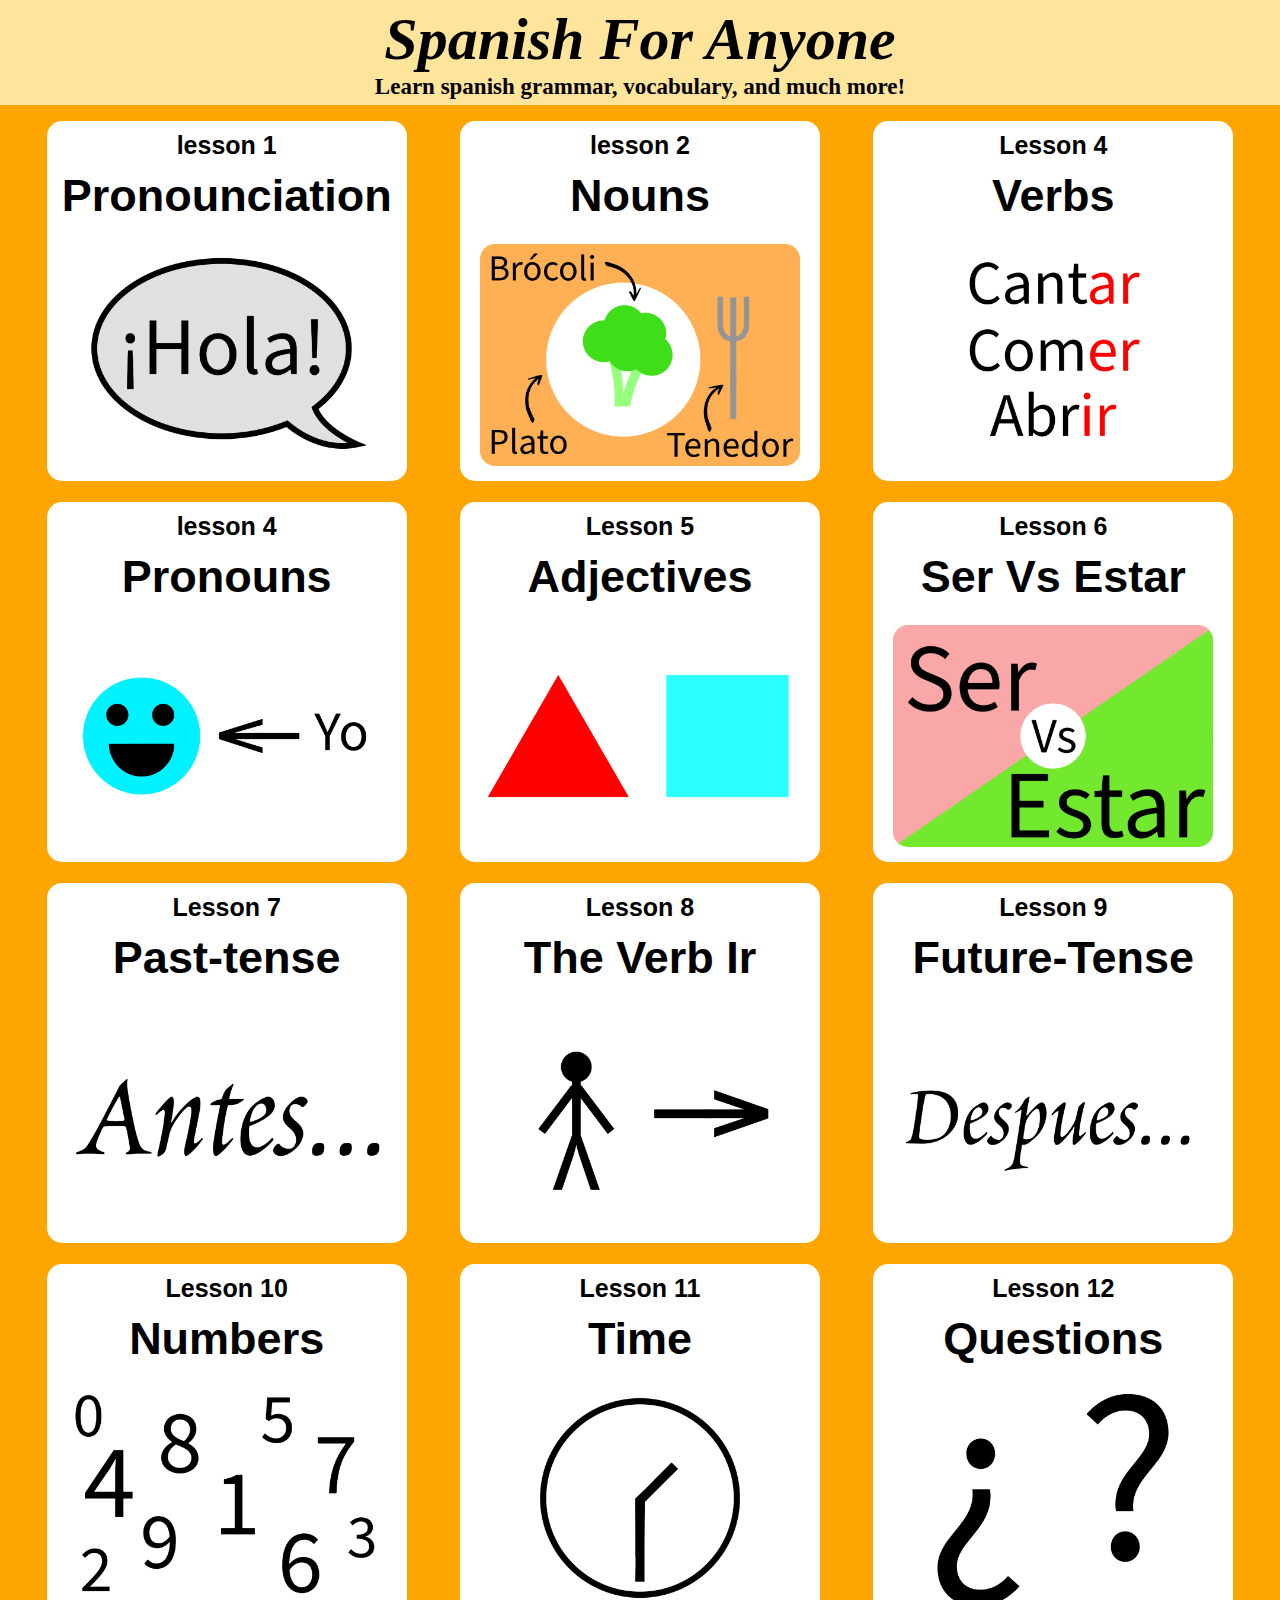
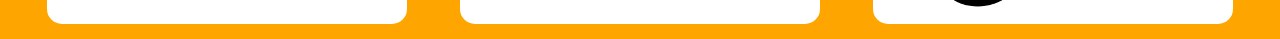
<file: index.html>
<!DOCTYPE html>

<meta name="viewport" content="width=device-width, initial-scale=1">

<html lang="en">

<head>
    <title>Home Page</title>
    <link rel="stylesheet" href="Flexbox.css">
<body>
  
  <h1>Spanish For Anyone</h1>
  <h4>Learn spanish grammar, vocabulary, and much more!</h4>
  <p></p>

    <div class="container">
      
      <!-- Pronounciation tab -->
      <a href="pronounciation.html">
        <div class="box" id="box1">

          <div class="header">
        <h2>lesson 1</h2>
        </div>
        
        <h3>Pronounciation</h3>

          <div class="image">
        <img src="s5.png" class="photo">
      </div>
      </div>
      </a>
        
        <!-- Nouns -->
        <a href="nouns.html">
        <div class="box" id="box2">
          <div class="header">
        <h2>lesson 2</h2>
        </div>
        
        <h3>Nouns</h3>

          <div class="image">
        <img src="food.png" class="photo">
      </div>
        </div>
        </a>
        
        <!-- Verbs -->
        <a href="verbs(presentTense).html">
        <div class="box" id="box4">
          <div class="header">
        <h2>Lesson 4</h2>
        </div>
        
        <h3>Verbs</h3>

          <div class="image">
        <img src="verbsImage.png" class="photo">
      </div>
        </div>
        </a>

      <!-- Pronouns -->
        <a href="pronouns.html">
        <div class="box" id="box2">
          <div class="header">
        <h2>lesson 4</h2>
        </div>
        
        <h3>Pronouns</h3>

          <div class="image">
        <img src="face.png" class="photo">
      </div>
        </div>
        </a>

      <!-- Adjectives -->
        <a href="adjectives.html">
        <div class="box" id="box4">
          <div class="header">
        <h2>Lesson 5</h2>
        </div>
        
        <h3>Adjectives</h3>

          <div class="image">
        <img src="shapes.png" class="photo">
      </div>
        </div>
        </a>

      <!-- Ser vs Estar -->
        <a href="serVsEstar.html">
        <div class="box" id="box4">
          <div class="header">
        <h2>Lesson 6</h2>
        </div>
        
        <h3>Ser Vs Estar</h3>

          <div class="image">
        <img src="serVsEstarImage.png" class="photo">
      </div>
        </div>
        </a>

      <!-- Past-tense -->
        <a href="verbs(pastTense).html">
        <div class="box" id="box4">
          <div class="header">
        <h2>Lesson 7</h2>
        </div>
        
        <h3>Past-tense</h3>

          <div class="image">
        <img src="antes.png" class="photo">
      </div>
        </div>
        </a>

      <!-- The Verb Ir -->
        <a href="ir.html">
        <div class="box" id="box4">
          <div class="header">
        <h2>Lesson 8</h2>
        </div>
        
        <h3>The Verb Ir</h3>

          <div class="image">
        <img src="going.png" class="photo">
      </div>
        </div>
        </a>

      <!-- Verbs: Future-Tense -->
        <a href="verbs(futureTense).html">
        <div class="box" id="box4">
          <div class="header">
        <h2>Lesson 9</h2>
        </div>
        
        <h3>Future-Tense</h3>

          <div class="image">
        <img src="despues.png" class="photo">
      </div>
        </div>
        </a>

      <!-- Numbers -->
        <a href="numbers.html">
        <div class="box" id="box4">
          <div class="header">
        <h2>Lesson 10</h2>
        </div>
        
        <h3>Numbers</h3>

          <div class="image">
        <img src="numbers.png" class="photo">
      </div>
        </div>
        </a>

      <!-- Time -->
        <a href="time.html">
        <div class="box" id="box4">
          <div class="header">
        <h2>Lesson 11</h2>
        </div>
        
        <h3>Time</h3>

          <div class="image">
        <img src="timeImage.png" class="photo">
      </div>
        </div>
        </a>

      <!-- Asking Questions -->
        <a href="questions.html">
        <div class="box" id="box4">
          <div class="header">
        <h2>Lesson 12</h2>
        </div>
        
        <h3>Questions</h3>

          <div class="image">
        <img src="questionsImage.png" class="photo">
      </div>
        </div>
        </a>

    </div>
    
</body>

</html>
</file>
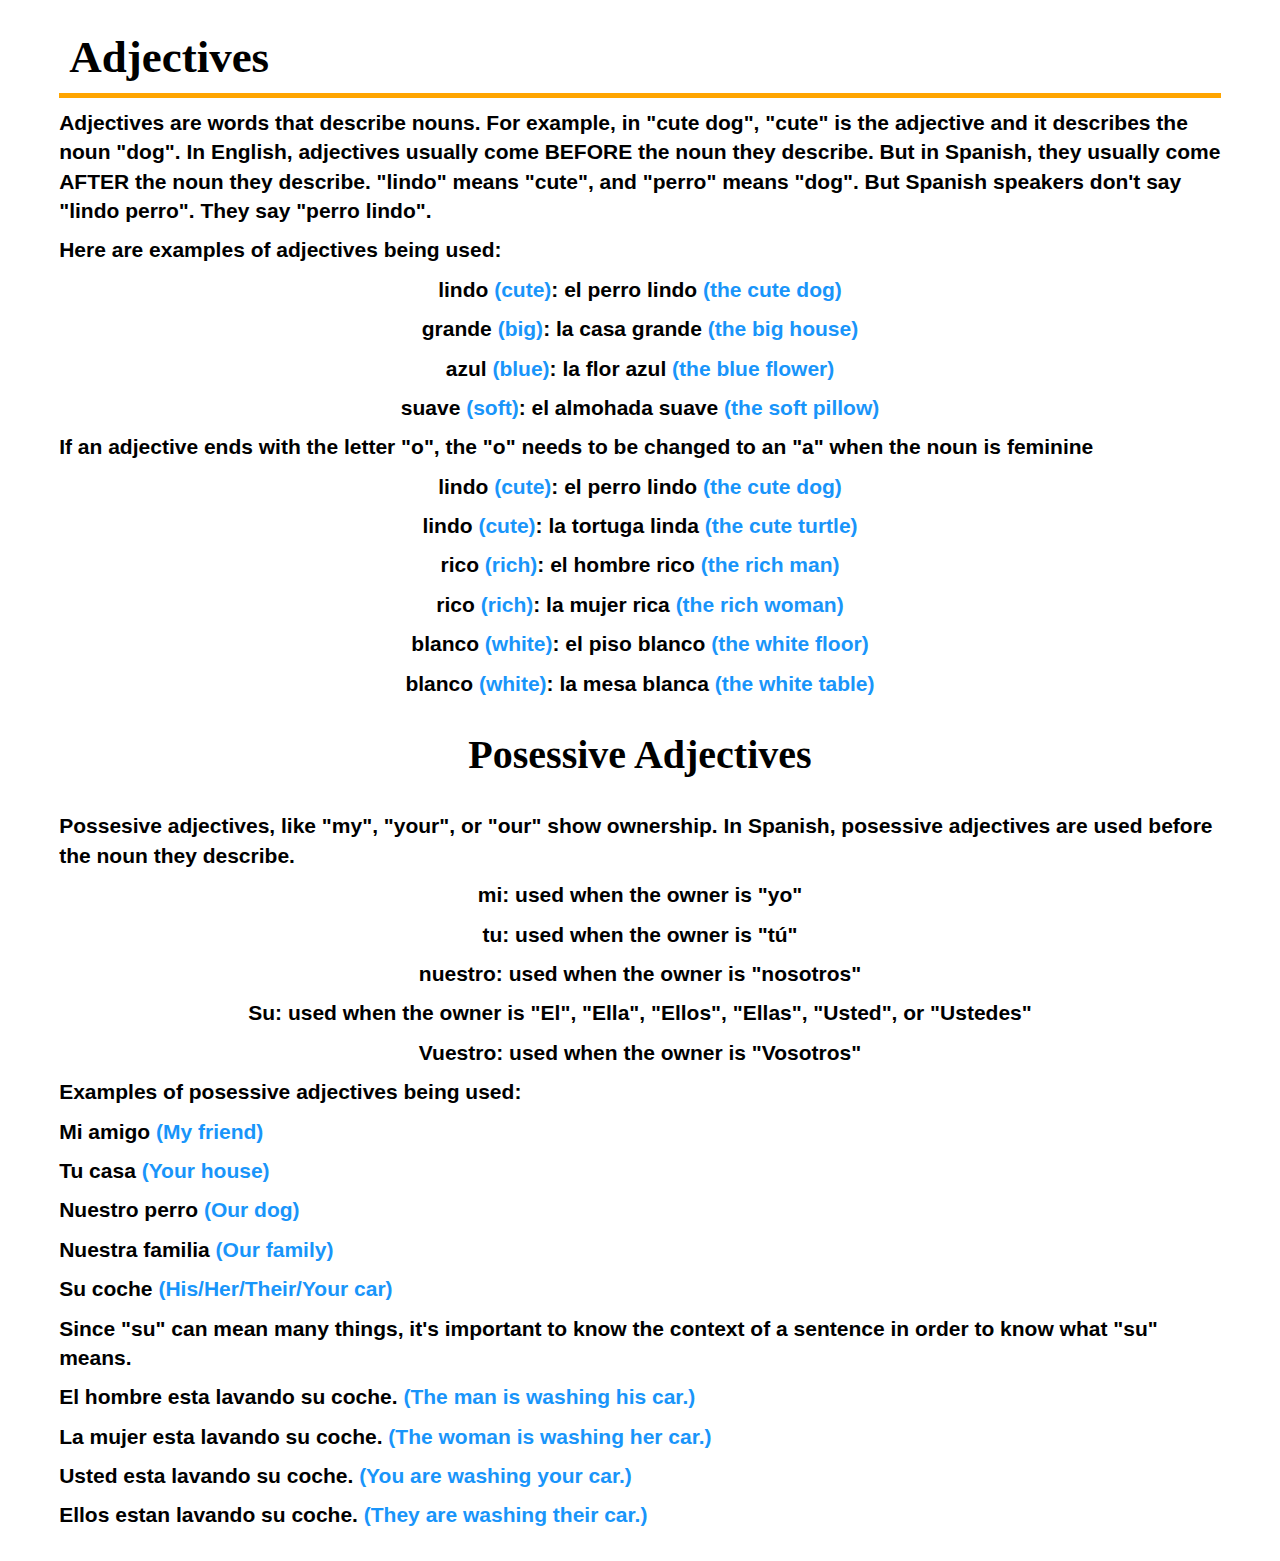
<file: adjectives.html>
<!DOCTYPE html>

<meta name="viewport" content="width=device-width, initial-scale=1">

<html lang="en">

<head>
    <title>Bro Code</title>
    <link rel="stylesheet" href="lessons.css">
<body>

<h1>Adjectives</h1>
<hr>
<h3>Adjectives are words that describe nouns. For example, in "cute dog", "cute" is the adjective and it describes the noun "dog". In English, adjectives usually come BEFORE the noun they describe. But in Spanish, they usually come AFTER the noun they describe. "lindo" means "cute", and "perro" means "dog". But Spanish speakers don't say "lindo perro". They say "perro lindo".</h3>

<h3>Here are examples of adjectives being used:</h3>

<div class="center">
<h3>lindo <span class="english">(cute)</span>: el perro lindo <span class="english">(the cute dog)</span></h3>
<h3>grande <span class="english">(big)</span>: la casa grande <span class="english">(the big house)</span></h3>
<h3>azul <span class="english">(blue)</span>: la flor azul <span class="english">(the blue flower)</span></h3>
<h3>suave <span class="english">(soft)</span>: el almohada suave <span class="english">(the soft pillow)</span></h3>
</div>

<h3>If an adjective ends with the letter "o", the "o" needs to be changed to an "a" when the noun is feminine</h3>
<div class="center">
<h3>lindo <span class="english">(cute)</span>: el perro lindo <span class="english">(the cute dog)</span></h3>
<h3>lindo <span class="english">(cute)</span>: la tortuga linda <span class="english">(the cute turtle)</span></h3>
<h3>rico <span class="english">(rich)</span>: el hombre rico <span class="english">(the rich man)</span></h3>
<h3>rico <span class="english">(rich)</span>: la mujer rica <span class="english">(the rich woman)</span></h3>
<h3>blanco <span class="english">(white)</span>: el piso blanco <span class="english">(the white floor)</span></h3>
<h3>blanco <span class="english">(white)</span>: la mesa blanca <span class="english">(the white table)</span></h3>
</div>

<h2>Posessive Adjectives</h2>
<h3>Possesive adjectives, like "my", "your", or "our" show ownership. In Spanish, posessive adjectives are used before the noun they describe.</h3>

<div class="center">
<h3>mi: used when the owner is "yo"</h3>
<h3>tu: used when the owner is "tú"</h3>
<h3>nuestro: used when the owner is "nosotros"</h3>
<h3>Su: used when the owner is "El", "Ella", "Ellos", "Ellas", "Usted", or "Ustedes"</h3>
<h3>Vuestro: used when the owner is "Vosotros"</h3>
</div>

<h3>Examples of posessive adjectives being used:</h3>
<h3>Mi amigo <span class="english">(My friend)</span></h3>
<h3>Tu casa <span class="english">(Your house)</span></h3>
<h3>Nuestro perro <span class="english">(Our dog)</span></h3>
<h3>Nuestra familia <span class="english">(Our family)</span></h3>
<h3>Su coche <span class="english">(His/Her/Their/Your car)</span></h3>

<h3>Since "su" can mean many things, it's important to know the context of a sentence in order to know what "su" means.</h3>

<h3>El hombre esta lavando su coche. <span class="english">(The man is washing his car.)</span></h3>
<h3>La mujer esta lavando su coche. <span class="english">(The woman is washing her car.)</span></h3>
<h3>Usted esta lavando su coche. <span class="english">(You are washing your car.)</span></h3>
<h3>Ellos estan lavando su coche. <span class="english">(They are washing their car.)</span></h3>



</body>
</head>
</file>
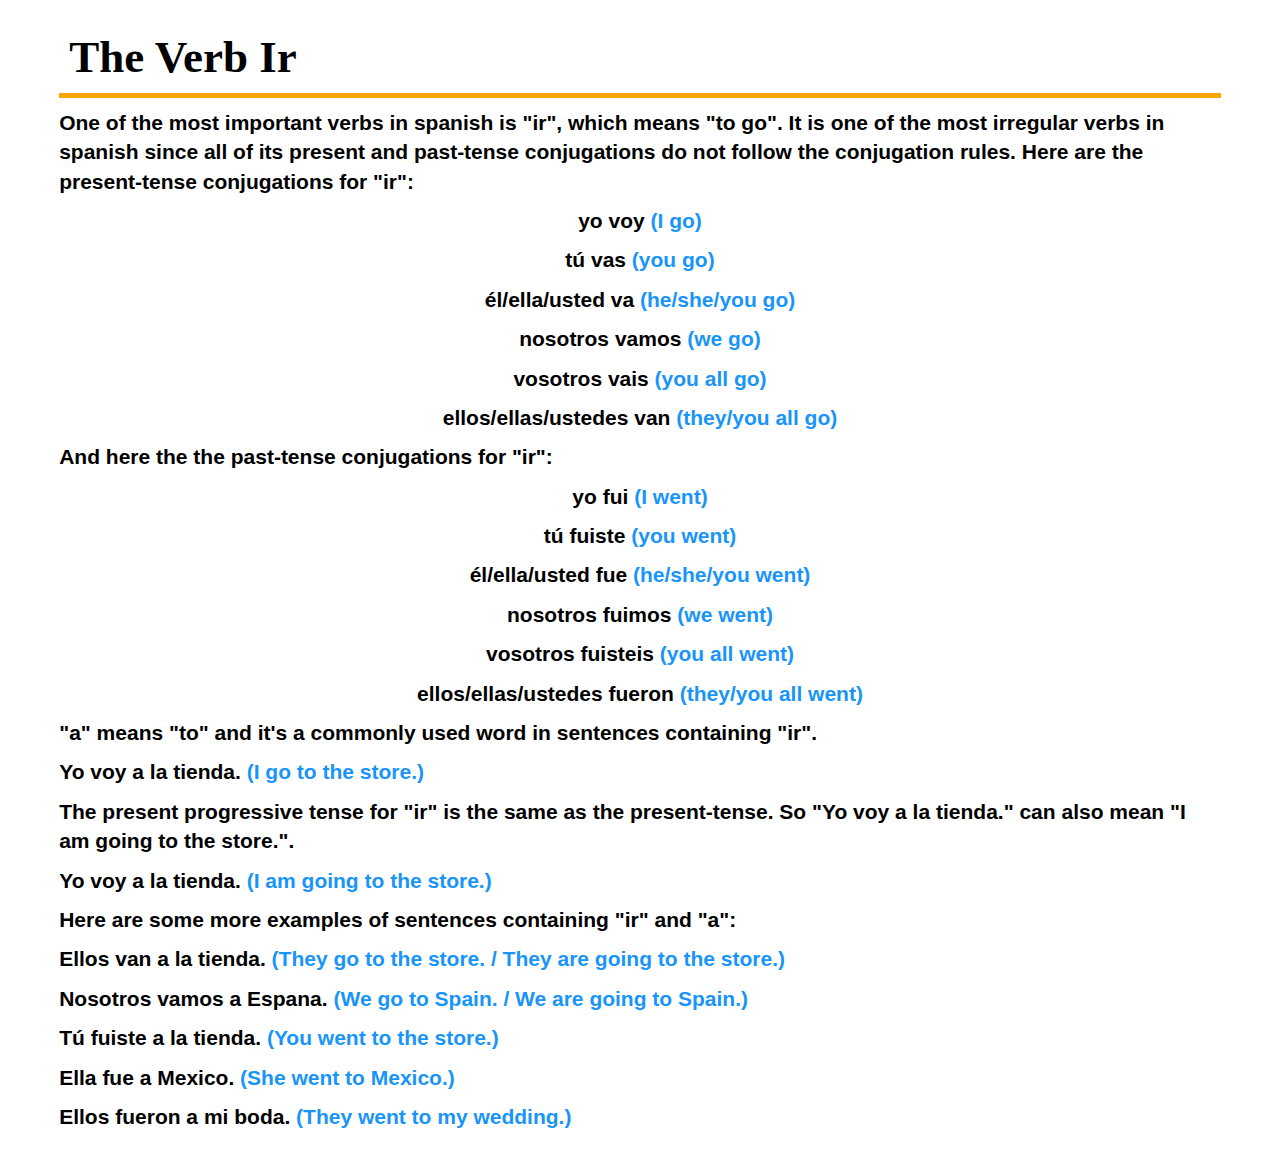
<file: ir.html>
<!DOCTYPE html>

<meta name="viewport" content="width=device-width, initial-scale=1">

<html lang="en">

<head>
    <title>Bro Code</title>
    <link rel="stylesheet" href="lessons.css">
<body>

  <h1>The Verb Ir</h1>
    <hr>
    <h3>One of the most important verbs in spanish is "ir", which means "to go". It is one of the most irregular verbs in spanish since all of its present and past-tense conjugations do not follow the conjugation rules. Here are the present-tense conjugations for "ir":</h3>
    <h3 class="center">yo voy <span class = "english">(I go)</span></h3>
    <h3 class="center">tú vas <span class = "english">(you go)</span></h3>
    <h3 class="center">él/ella/usted va <span class = "english">(he/she/you go)</span></h3>
    <h3 class="center">nosotros vamos <span class = "english">(we go)</span></h3>
    <h3 class="center">vosotros vais <span class = "english">(you all go)</span></h3>
    <h3 class="center">ellos/ellas/ustedes van <span class = "english">(they/you all go)</span></h3>

    <h3>And here the the past-tense conjugations for "ir":</h3>
    <h3 class="center">yo fui <span class = "english">(I went)</span></h3>
    <h3 class="center">tú fuiste <span class = "english">(you went)</span></h3>
    <h3 class="center">él/ella/usted fue <span class = "english">(he/she/you went)</span></h3>
    <h3 class="center">nosotros fuimos <span class = "english">(we went)</span></h3>
    <h3 class="center">vosotros fuisteis <span class = "english">(you all went)</span></h3>
    <h3 class="center">ellos/ellas/ustedes fueron <span class = "english">(they/you all went)</span></h3>

    <h3>"a" means "to" and it's a commonly used word in sentences containing "ir".</h3>
    <h3>Yo voy a la tienda. <span class = "english">(I go to the store.)</span></h3>
    
    <h3>The present progressive tense for "ir" is the same as the present-tense. So "Yo voy a la tienda." can also mean "I am going to the store.".</h3>
    <h3>Yo voy a la tienda. <span class = "english">(I am going to the store.)</span></h3>

    <h3>Here are some more examples of sentences containing "ir" and "a":</h3>
    <h3>Ellos van a la tienda. <span class = "english">(They go to the store. / They are going to the store.)</span></h3>
    <h3>Nosotros vamos a Espana. <span class = "english">(We go to Spain. / We are going to Spain.)</span></h3>
    <h3>Tú fuiste a la tienda. <span class = "english">(You went to the store.)</span></h3>
    <h3>Ella fue a Mexico. <span class = "english">(She went to Mexico.)</span></h3>
    <h3>Ellos fueron a mi boda. <span class = "english">(They went to my wedding.)</span></h3>
  </div>

</body>
</html>
</file>
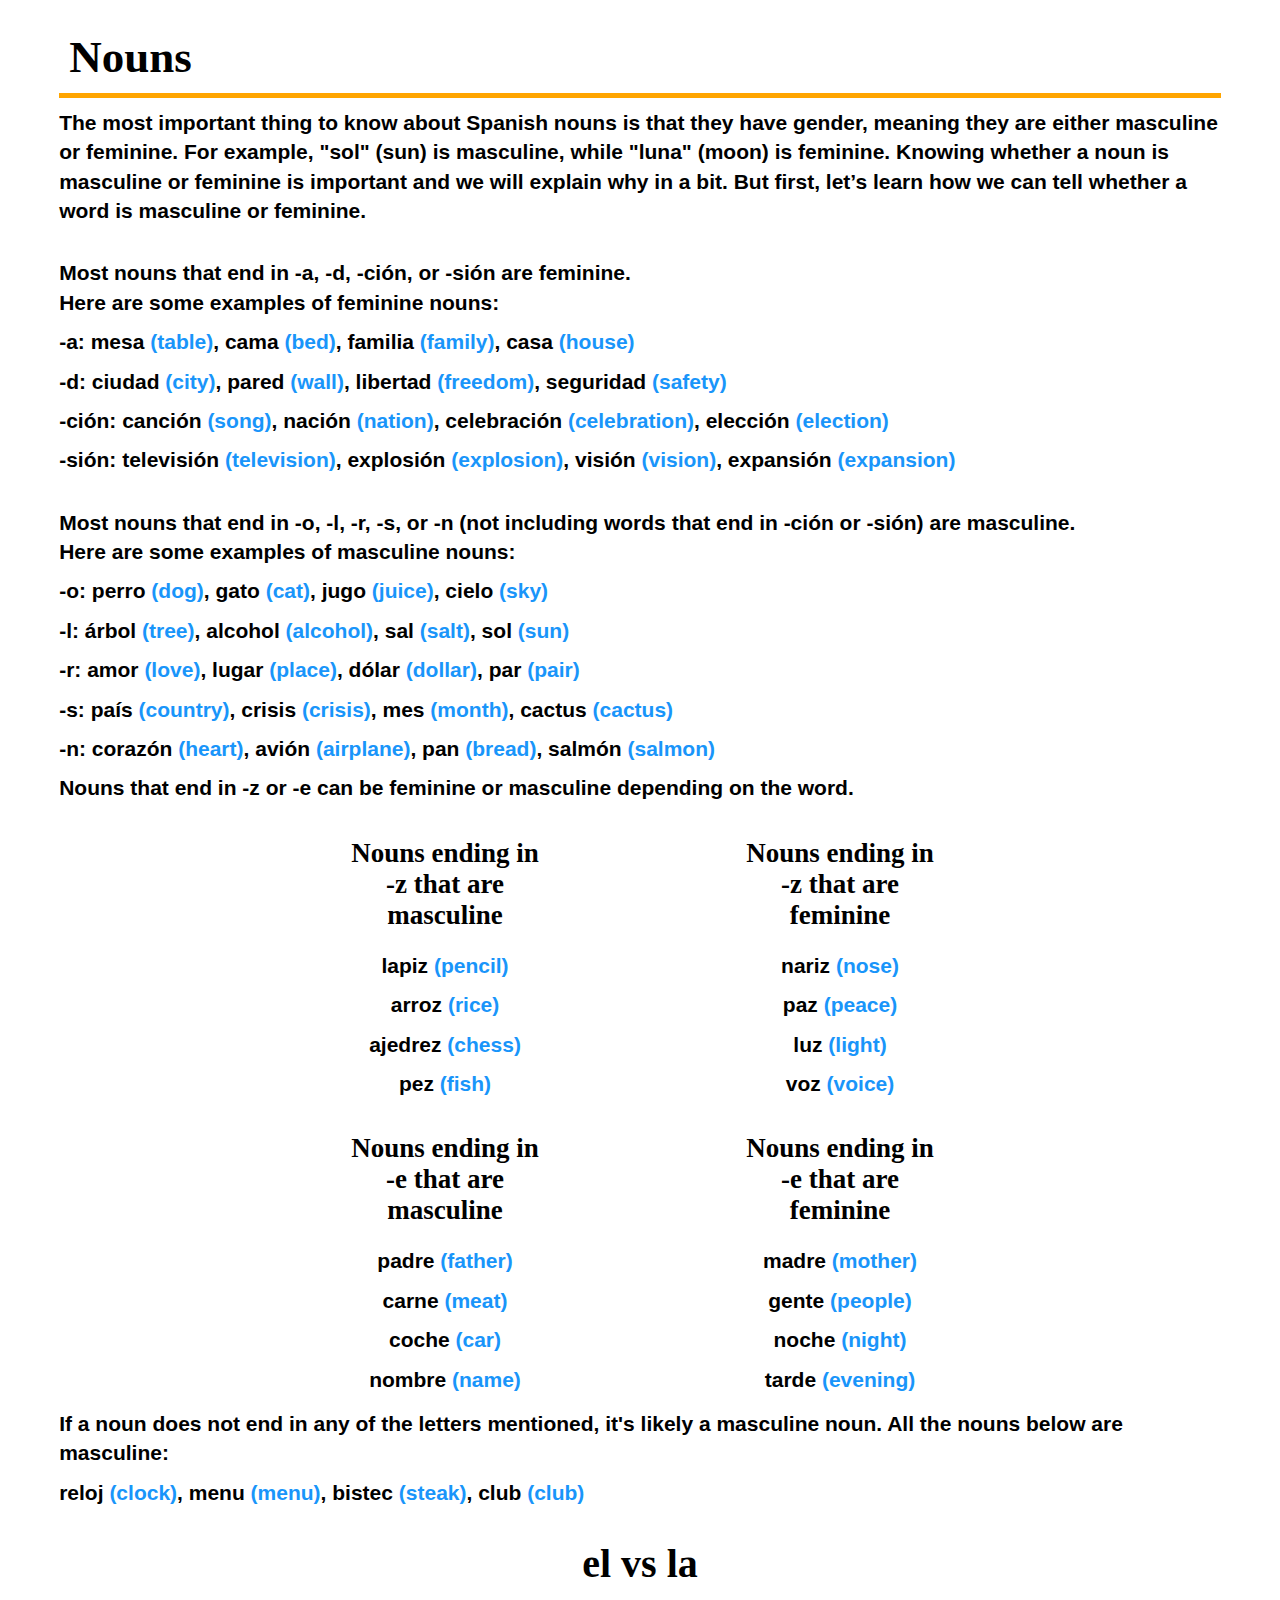
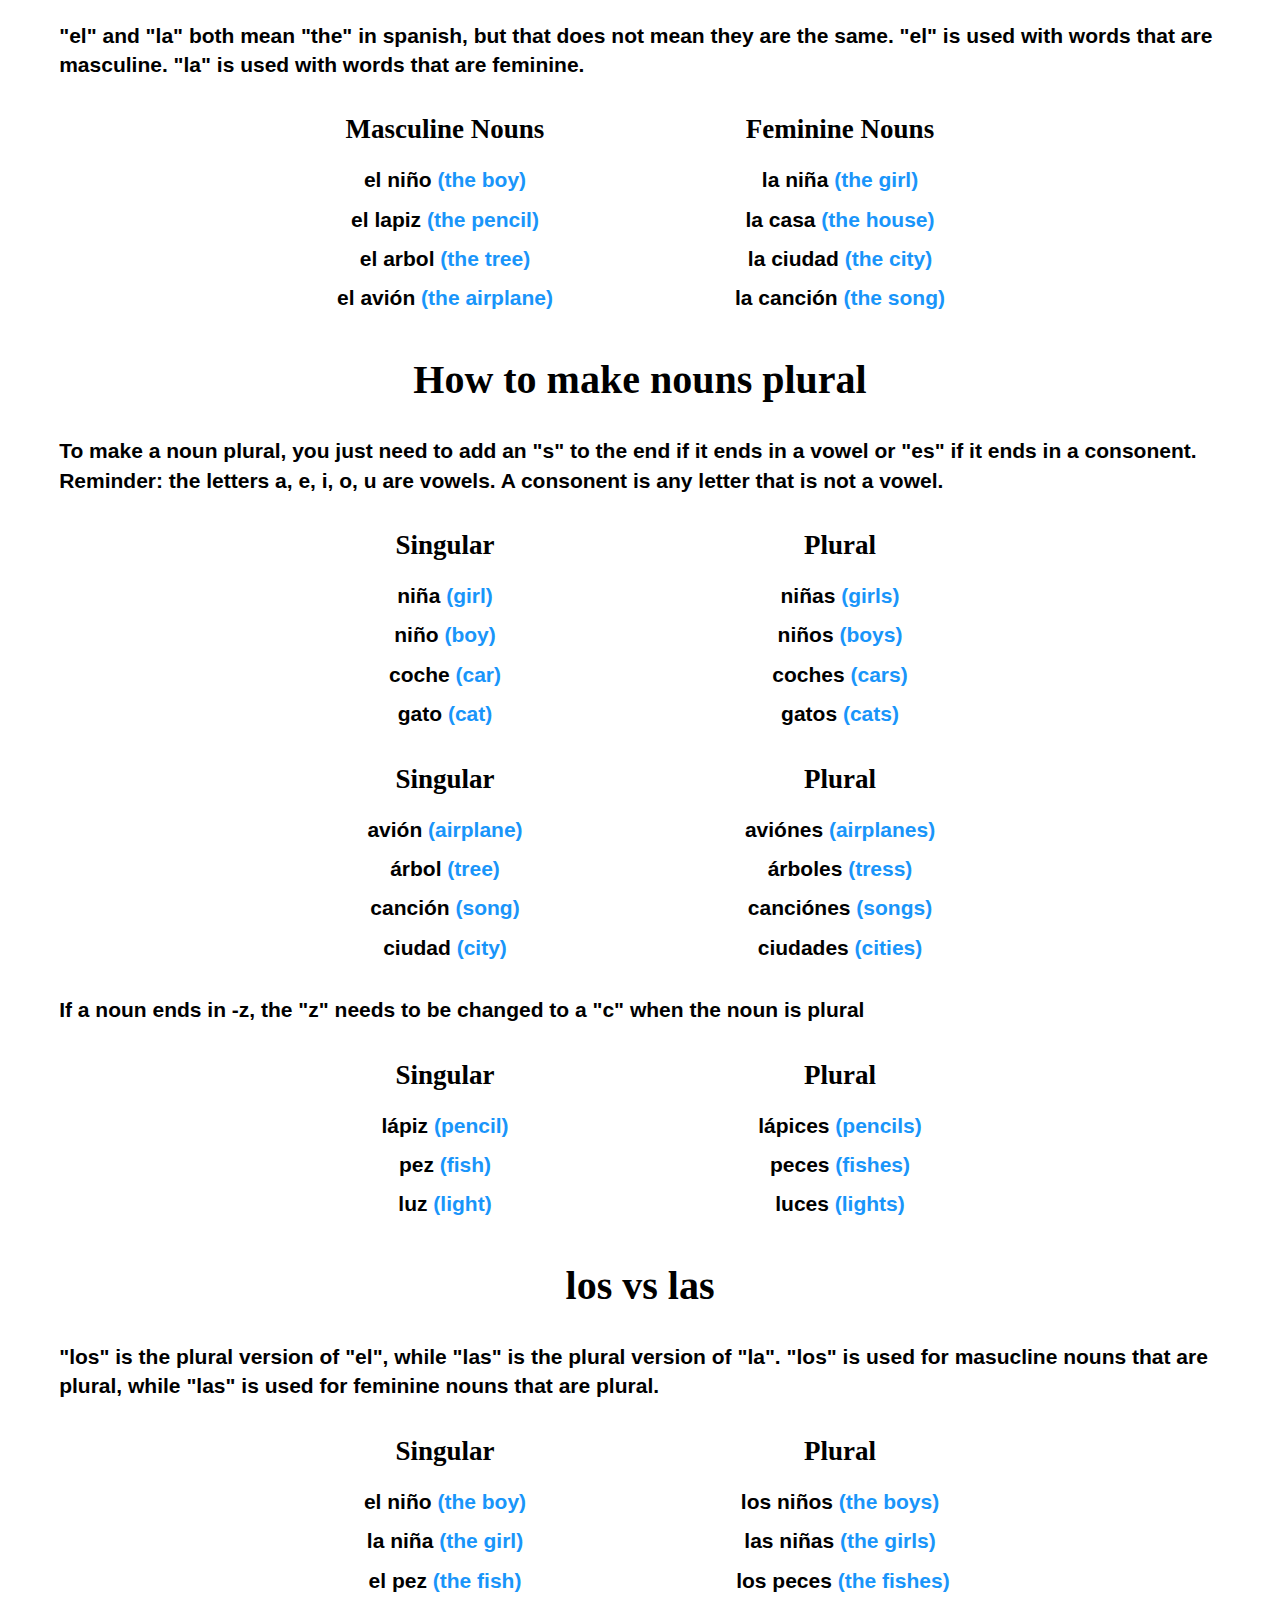
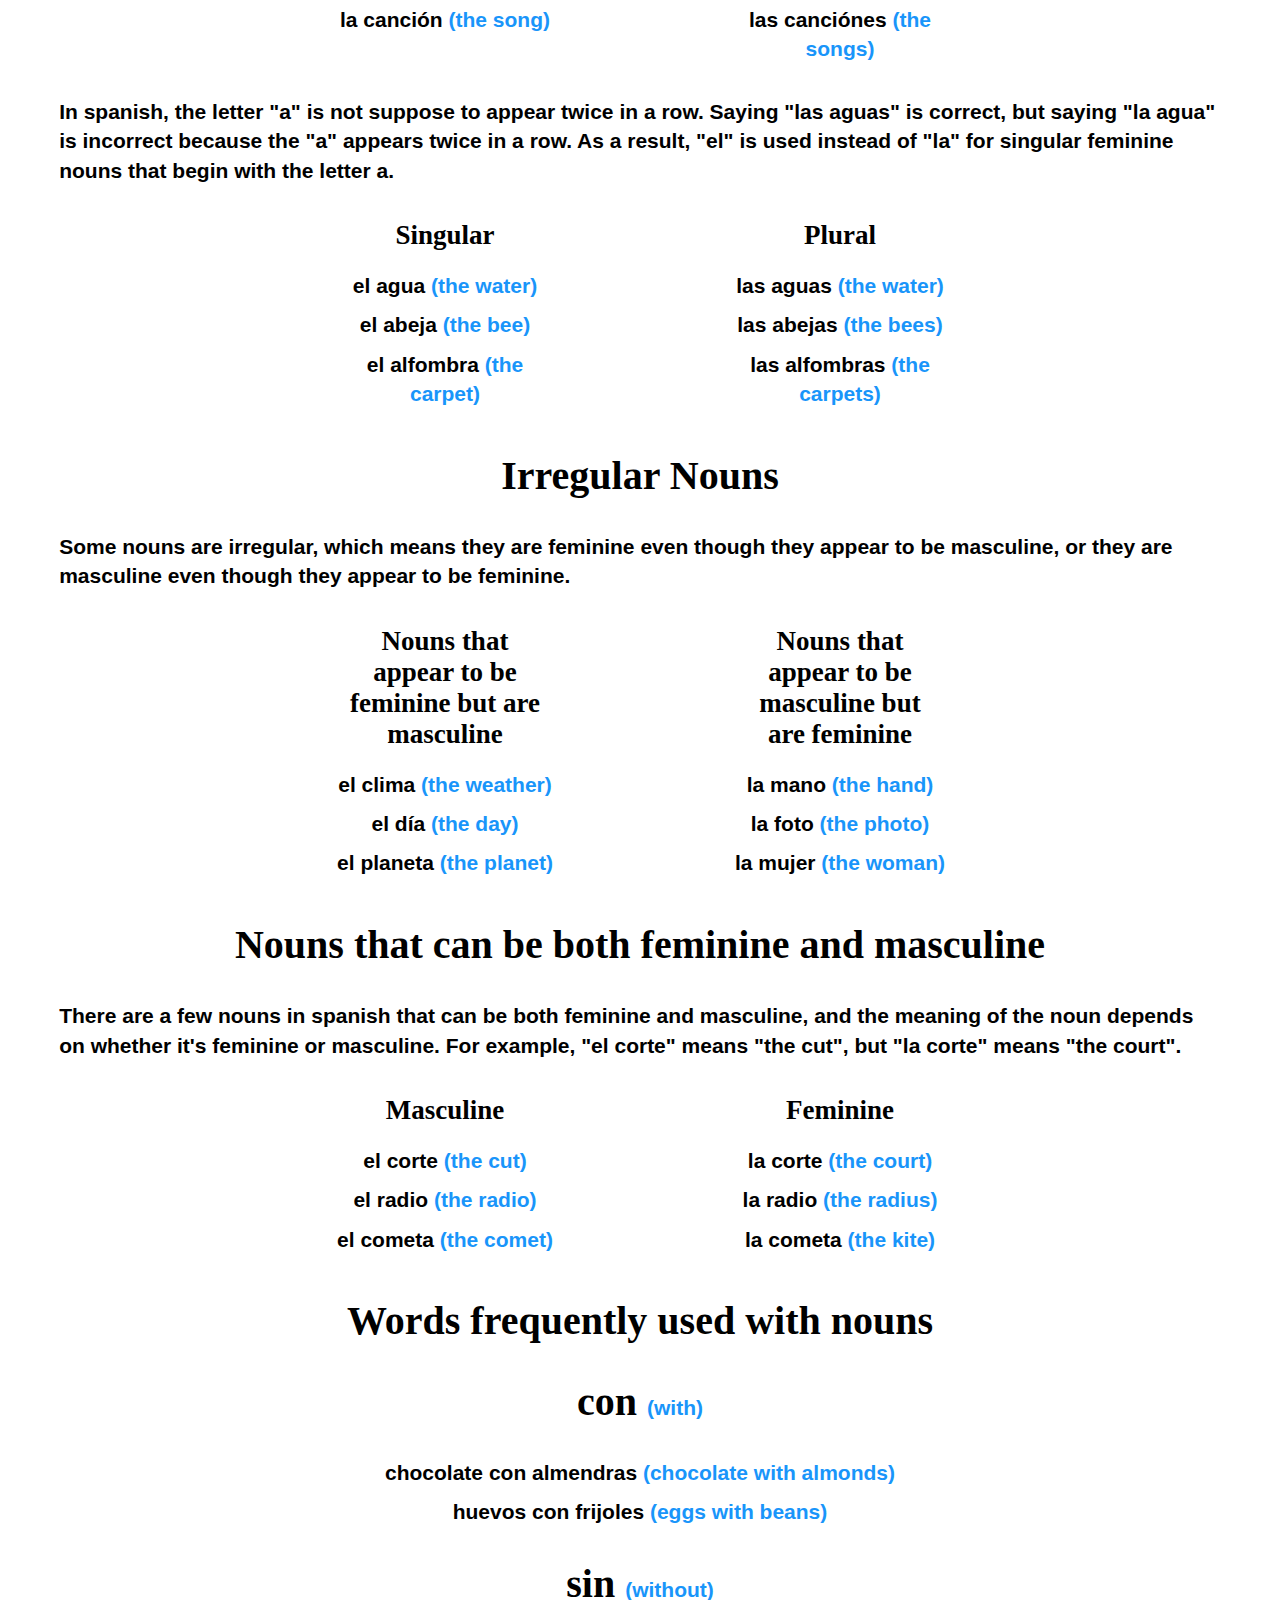
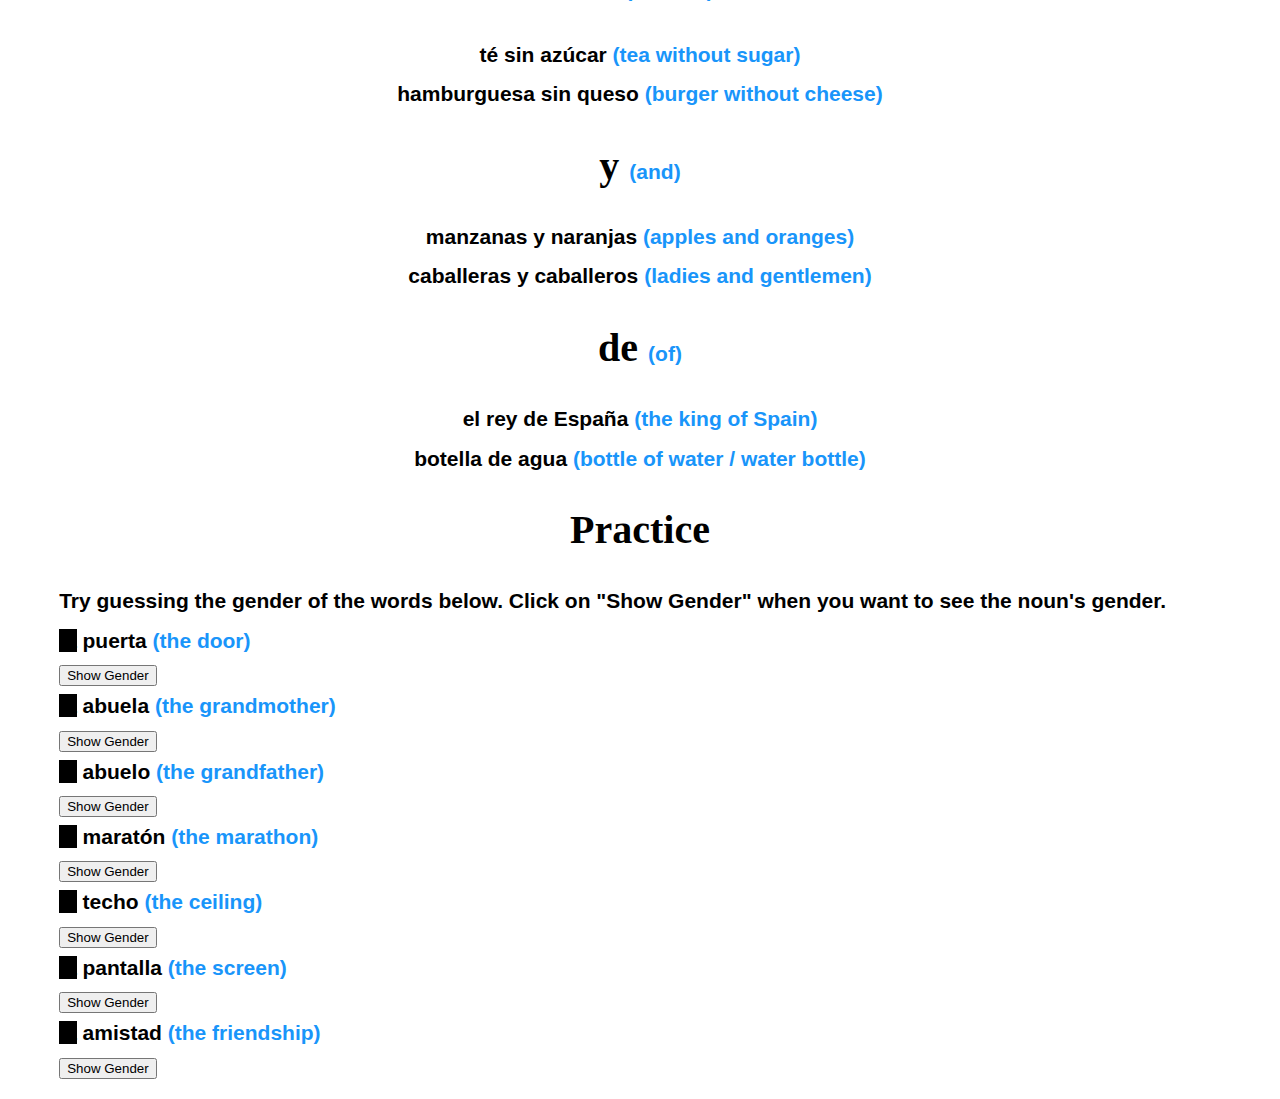
<file: nouns.html>
<!DOCTYPE html>

<meta name="viewport" content="width=device-width, initial-scale=1">


<html>
  
 <head>
  <title>Learn Spanish</title>
  <link href="lessons.css" type="text/css" rel="stylesheet" />
 </head>

<body>
<h1> Nouns </h1>
<hr>
<h3>The most important thing to know about Spanish nouns is that they have gender, meaning they are either masculine or feminine. For example, "sol" (sun) is masculine, while "luna" (moon) is feminine. Knowing whether a noun is masculine or feminine is important and we will explain why in a bit. But first, let’s learn how we can tell whether a word is masculine or feminine.</h3>

  <br>
  <h3>Most nouns that end in -a, -d, -ción, or -sión are feminine.<br>Here are some examples of feminine nouns:</h3>
  
  <h3>-a: mesa <span class="english">(table)</span>, cama <span class="english">(bed)</span>, familia <span class="english">(family)</span>, casa <span class="english">(house)</span></h3>
  <h3>-d: ciudad <span class="english">(city)</span>, pared <span class="english">(wall)</span>, libertad <span class="english">(freedom)</span>, seguridad <span class="english">(safety)</span></h3>
  <h3>-ción: canción <span class="english">(song)</span>, nación <span class="english">(nation)</span>, celebración <span class="english">(celebration)</span>, elección <span class="english">(election)</span></h3>
  <h3>-sión: televisión <span class="english">(television)</span>, explosión <span class="english">(explosion)</span>, visión <span class="english">(vision)</span>, expansión <span class="english">(expansion)</span></h3>
  
  <br>
  <h3>Most nouns that end in -o, -l, -r, -s, or -n (not including words that end in -ción or -sión) are masculine.<br>Here are some examples of masculine nouns:</h3>
  
  <h3>-o: perro <span class="english">(dog)</span>, gato <span class="english">(cat)</span>, jugo <span class="english">(juice)</span>, cielo <span class="english">(sky)</span></h3>
  <h3>-l: árbol <span class="english">(tree)</span>, alcohol <span class="english">(alcohol)</span>, sal <span class="english">(salt)</span>, sol <span class="english">(sun)</span></h3>
  <h3>-r: amor <span class="english">(love)</span>, lugar <span class="english">(place)</span>, dólar <span class="english">(dollar)</span>, par <span class="english">(pair)</span></h3>
  <h3>-s: país <span class="english">(country)</span>, crisis <span class="english">(crisis)</span>, mes <span class="english">(month)</span>, cactus <span class="english">(cactus)</span></h3>
  <h3>-n: corazón <span class="english">(heart)</span>, avión <span class="english">(airplane)</span>, pan <span class="english">(bread)</span>, salmón <span class="english">(salmon)</span></h3>

  <h3>Nouns that end in -z or -e can be feminine or masculine depending on the word.</h3>
  
  <div class="twoContainer">
    <div class="twoSub"><h5>Nouns ending in -z that are masculine</h5><h3>lapiz <span class="english">(pencil)</span></h3><h3>arroz <span class="english">(rice)</span></h3><h3>ajedrez <span class="english">(chess)</span></h3><h3>pez <span class="english">(fish)</span></h3></div>
    <div class="twoSub"><h5>Nouns ending in -z that are feminine</h5><h3>nariz <span class="english">(nose)</span></h3><h3>paz <span class="english">(peace)</span></h3><h3>luz <span class="english">(light)</span></h3><h3>voz <span class="english">(voice)</span></h3></div>
  </div>

  <div class="twoContainer">
    <div class="twoSub"><h5>Nouns ending in -e that are masculine</h5><h3>padre <span class="english">(father)</span></h3><h3>carne <span class="english">(meat)</span></h3><h3>coche <span class="english">(car)</span></h3><h3>nombre <span class="english">(name)</span></h3></div>
    <div class="twoSub"><h5>Nouns ending in -e that are feminine</h5><h3>madre <span class="english">(mother)</span></h3><h3>gente <span class="english">(people)</span></h3><h3>noche <span class="english">(night)</span></h3><h3>tarde <span class="english">(evening)</span></h3></div>
  </div>
  
  <h3>If a noun does not end in any of the letters mentioned, it's likely a masculine noun. All the nouns below are masculine:</h3>
  
  <h3>reloj <span class="english">(clock)</span>, menu <span class="english">(menu)</span>, bistec <span class="english">(steak)</span>, club <span class="english">(club)</span></h3>

  <h2>el vs la</h2>

  <h3>"el" and "la" both mean "the" in spanish, but that does not mean they are the same. "el" is used with words that are masculine. "la" is used with words that are feminine.</h3>
  
  <div class="twoContainer">
    <div class="twoSub"><h5>Masculine Nouns</h5><h3>el niño <span class="english">(the boy)</span></h3><h3>el lapiz <span class="english">(the pencil)</span></h3><h3>el arbol <span class="english">(the tree)</span></h3><h3>el avión <span class="english">(the airplane)</span></h3></div>
    <div class="twoSub"><h5>Feminine Nouns</h5><h3>la niña <span class="english">(the girl)</span></h3><h3>la casa <span class="english">(the house)</span></h3><h3>la ciudad <span class="english">(the city)</span></h3><h3>la canción <span class="english">(the song)</span></h3></div>
  </div>

  <h2>How to make nouns plural</h2>

  <h3>To make a noun plural, you just need to add an "s" to the end if it ends in a vowel or "es" if it ends in a consonent. Reminder: the letters a, e, i, o, u are vowels. A consonent is any letter that is not a vowel.</h3>

  <div class="twoContainer">
    <div class="twoSub"><h5>Singular</h5><h3>niña <span class="english">(girl)</span></h3><h3>niño <span class="english">(boy)</span></h3><h3>coche <span class="english">(car)</span></h3><h3>gato <span class="english">(cat)</span></h3></div>
    <div class="twoSub"><h5>Plural</h5><h3>niñas <span class="english">(girls)</span></h3><h3>niños <span class="english">(boys)</span></h3><h3>coches <span class="english">(cars)</span></h3><h3>gatos <span class="english">(cats)</span></h3></div>
  </div>

  <div class="twoContainer">
    <div class="twoSub"><h5>Singular</h5><h3>avión <span class="english">(airplane)</span></h3><h3>árbol <span class="english">(tree)</span></h3><h3>canción <span class="english">(song)</span></h3><h3>ciudad <span class="english">(city)</span></h3></div>
    <div class="twoSub"><h5>Plural</h5><h3>aviónes <span class="english">(airplanes)</span></h3><h3>árboles <span class="english">(tress)</span></h3><h3>canciónes <span class="english">(songs)</span></h3><h3>ciudades <span class="english">(cities)</span></h3></div>
  </div>

  <br>
  <h3>If a noun ends in -z, the "z" needs to be changed to a "c" when the noun is plural</h3>
  <div class="twoContainer">
    <div class="twoSub"><h5>Singular</h5><h3>lápiz <span class="english">(pencil)</span></h3><h3>pez <span class="english">(fish)</span></h3><h3>luz <span class="english">(light)</span></h3></div>
    <div class="twoSub"><h5>Plural</h5><h3>lápices <span class="english">(pencils)</span></h3><h3>peces <span class="english">(fishes)</span></h3><h3>luces <span class="english">(lights)</span></h3></div>
  </div>

  <h2>los vs las</h2>
  <h3>"los" is the plural version of "el", while "las" is the plural version of "la". "los" is used for masucline nouns that are plural, while "las" is used for feminine nouns that are plural.</h3>
  <div class="twoContainer">
    <div class="twoSub"><h5>Singular</h5><h3>el niño <span class="english">(the boy)</span></h3><h3>la niña <span class="english">(the girl)</span></h3><h3>el pez <span class="english">(the fish)</span></h3><h3>la canción <span class="english">(the song)</span></h3></div>
    <div class="twoSub"><h5>Plural</h5><h3>los niños <span class="english">(the boys)</span></h3><h3>las niñas <span class="english">(the girls)</span></h3><h3>&nbsp;los peces <span class="english">(the fishes)</span></h3><h3>las canciónes <span class="english">(the songs)</span></h3></div>
  </div>

  <br>

  <h3>In spanish, the letter "a" is not suppose to appear twice in a row. Saying "las aguas" is correct, but saying "la agua" is incorrect because the "a" appears twice in a row. As a result, "el" is used instead of "la" for singular feminine nouns that begin with the letter a.</h3>
  <div class="twoContainer">
    <div class="twoSub"><h5>Singular</h5><h3>el agua <span class="english">(the water)</span></h3><h3>el abeja <span class="english">(the bee)</span></h3><h3>el alfombra <span class="english">(the carpet)</span></h3></div>
    <div class="twoSub"><h5>Plural</h5><h3>las aguas <span class="english">(the water)</span></h3><h3>las abejas <span class="english">(the bees)</span></h3><h3>las alfombras <span class="english">(the carpets)</span></h3></div>
  </div>

  <h2>Irregular Nouns</h2>

  <h3>Some nouns are irregular, which means they are feminine even though they appear to be masculine, or they are masculine even though they appear to be feminine.</h3>

  <div class="twoContainer">
    <div class="twoSub"><h5>Nouns that appear to be feminine but are masculine</h5><h3>el clima <span class="english">(the weather)</span></h3><h3>el día <span class="english">(the day)</span></h3><h3>el planeta <span class="english">(the planet)</span></h3></div>
    <div class="twoSub"><h5>Nouns that appear to be masculine but are feminine</h5><h3>la mano <span class="english">(the hand)</span></h3><h3>la foto <span class="english">(the photo)</span></h3><h3>la mujer <span class="english">(the woman)</span></h3></div>
  </div>

  <h2>Nouns that can be both feminine and masculine</h2>

  <h3>There are a few nouns in spanish that can be both feminine and masculine, and the meaning of the noun depends on whether it's feminine or masculine. For example, "el corte" means "the cut", but "la corte" means "the court".</h3>

  <div class="twoContainer">
    <div class="twoSub"><h5>Masculine</h5><h3>el corte <span class="english">(the cut)</span></h3><h3>el radio <span class="english">(the radio)</span></h3><h3>el cometa <span class="english">(the comet)</span></h3></div>
    <div class="twoSub"><h5>Feminine</h5><h3>la corte <span class="english">(the court)</span></h3><h3>la radio <span class="english">(the radius)</span></h3><h3>la cometa <span class="english">(the kite)</span></h3></div>
  </div>

  <h2>Words frequently used with nouns</h2>

  <div class="center">
    <h2>con <span class="english">(with)</span></h2>
    <h3>chocolate con almendras <span class="english">(chocolate with almonds)</span></h3>
    <h3>huevos con frijoles <span class="english">(eggs with beans)</span></h3>
    <h2>sin <span class="english">(without)</span></h2>
    <h3>té sin azúcar <span class="english">(tea without sugar)</span></h3>
    <h3>hamburguesa sin queso <span class="english">(burger without cheese)</span></h3>
    <h2>y <span class="english">(and)</span></h2>
    <h3>manzanas y naranjas <span class="english">(apples and oranges)</span></h3>
    <h3>caballeras y caballeros <span class="english">(ladies and gentlemen)</span></h3>
    <h2>de <span class="english">(of)</span></h2>
    <h3>el rey de España <span class="english">(the king of Spain)</span></h3>
    <h3>botella de agua <span class="english">(bottle of water / water bottle)</span></h3>
  </div>

<style>
  #hidden1 {
    background-color: black;
    }
  #hidden2 {
    background-color: black;
    }
  #hidden3 {
    background-color: black;
    }
  #hidden4 {
    background-color: black;
    }
  #hidden5 {
    background-color: black;
    }
  #hidden6 {
    background-color: black;
    }
  #hidden7 {
    background-color: black;
    }
</style>

<h2>Practice</h2>
  <h3>Try guessing the gender of the words below. Click on "Show Gender" when you want to see the noun's gender.</h3>
  <h3><span id="hidden3">la</span> puerta <span class="english">(the door)</span></h3>
  <button type="button" onclick="document.getElementById('hidden3').style.backgroundColor='white'">Show Gender</button>
  
  <h3><span id="hidden1">la</span> abuela <span class="english">(the grandmother)</span></h3>
  <button type="button" onclick="document.getElementById('hidden1').style.backgroundColor='white'">Show Gender</button>

  <h3><span id="hidden2">el</span> abuelo <span class="english">(the grandfather)</span></h3>
  <button type="button" onclick="document.getElementById('hidden2').style.backgroundColor='white'">Show Gender</button>

  <h3><span id="hidden4">el</span> maratón <span class="english">(the marathon)</span></h3>
  <button type="button" onclick="document.getElementById('hidden4').style.backgroundColor='white'">Show Gender</button>

  <h3><span id="hidden5">el</span> techo <span class="english">(the ceiling)</span></h3>
  <button type="button" onclick="document.getElementById('hidden5').style.backgroundColor='white'">Show Gender</button>

  <h3><span id="hidden6">la</span> pantalla <span class="english">(the screen)</span></h3>
  <button type="button" onclick="document.getElementById('hidden6').style.backgroundColor='white'">Show Gender</button>

  <h3><span id="hidden7">la</span> amistad <span class="english">(the friendship)</span></h3>
  <button type="button" onclick="document.getElementById('hidden7').style.backgroundColor='white'">Show Gender</button>
  
</body>
</html>
</file>
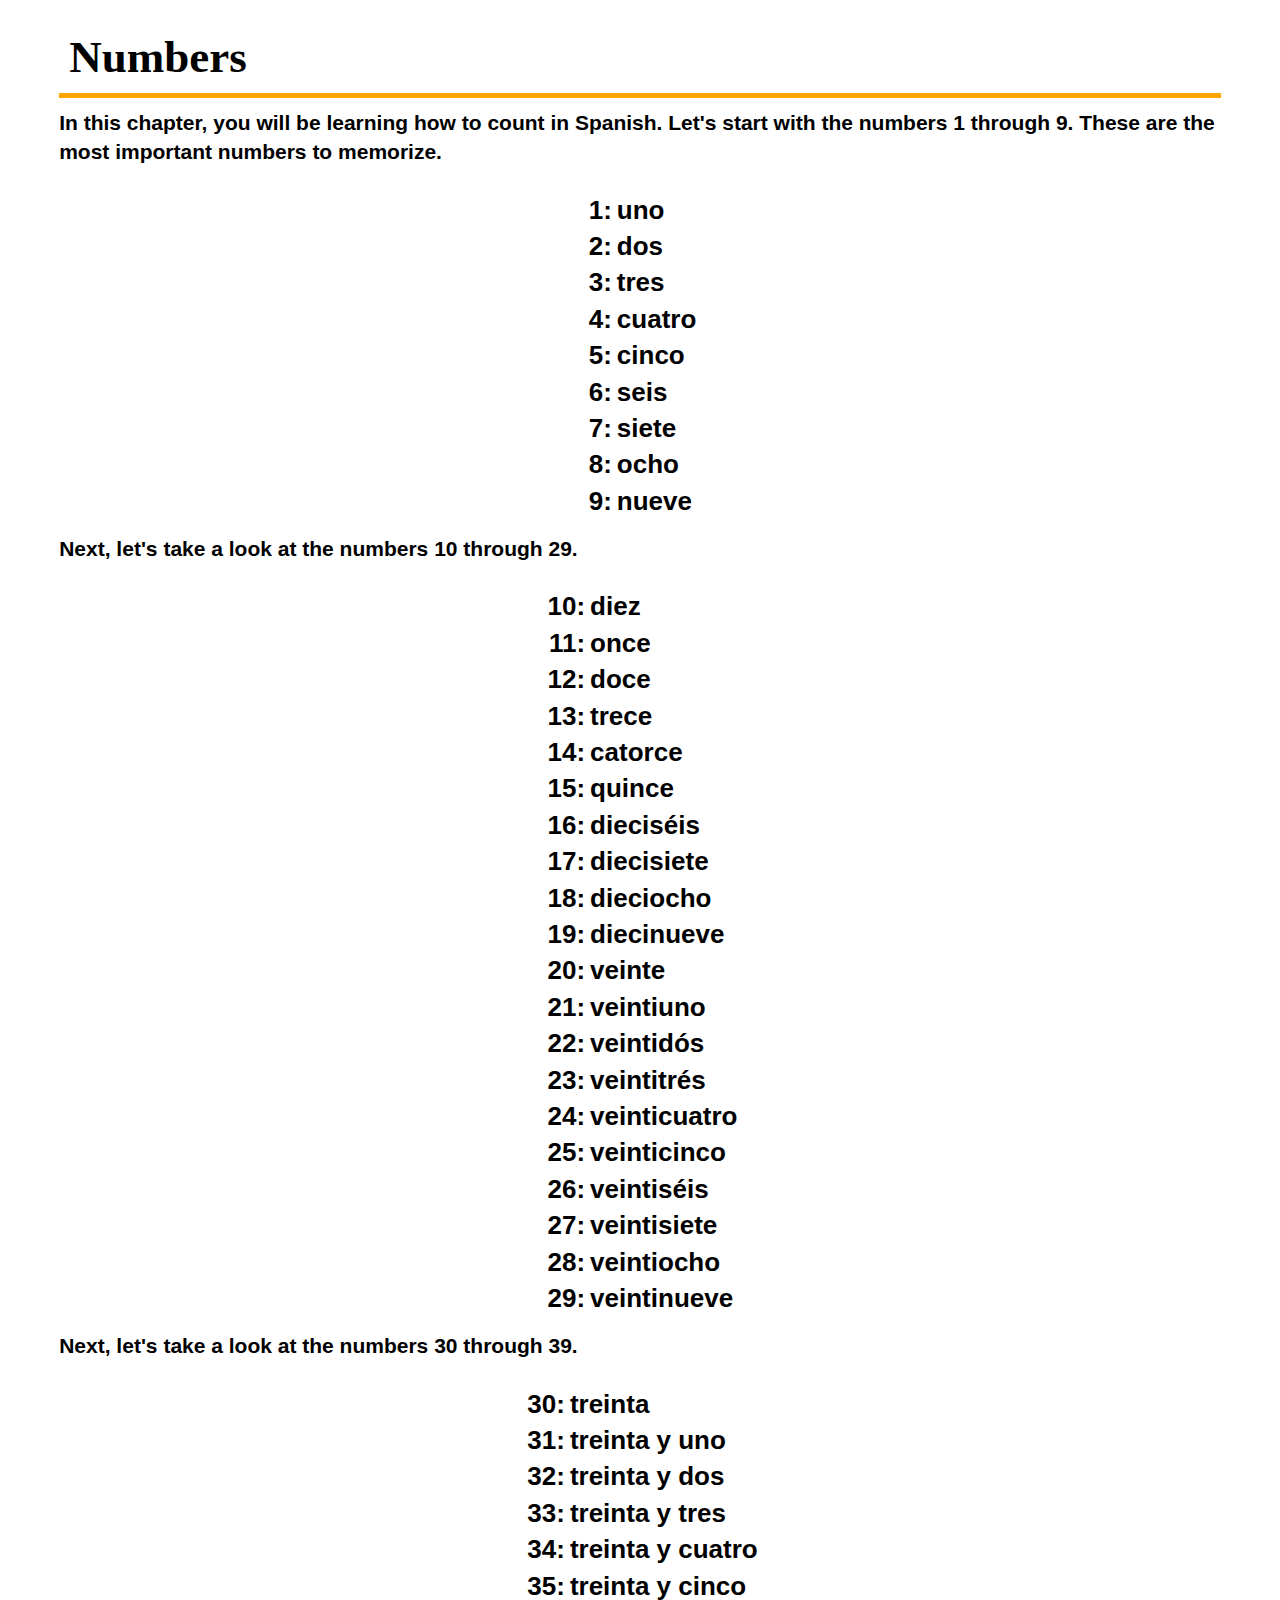
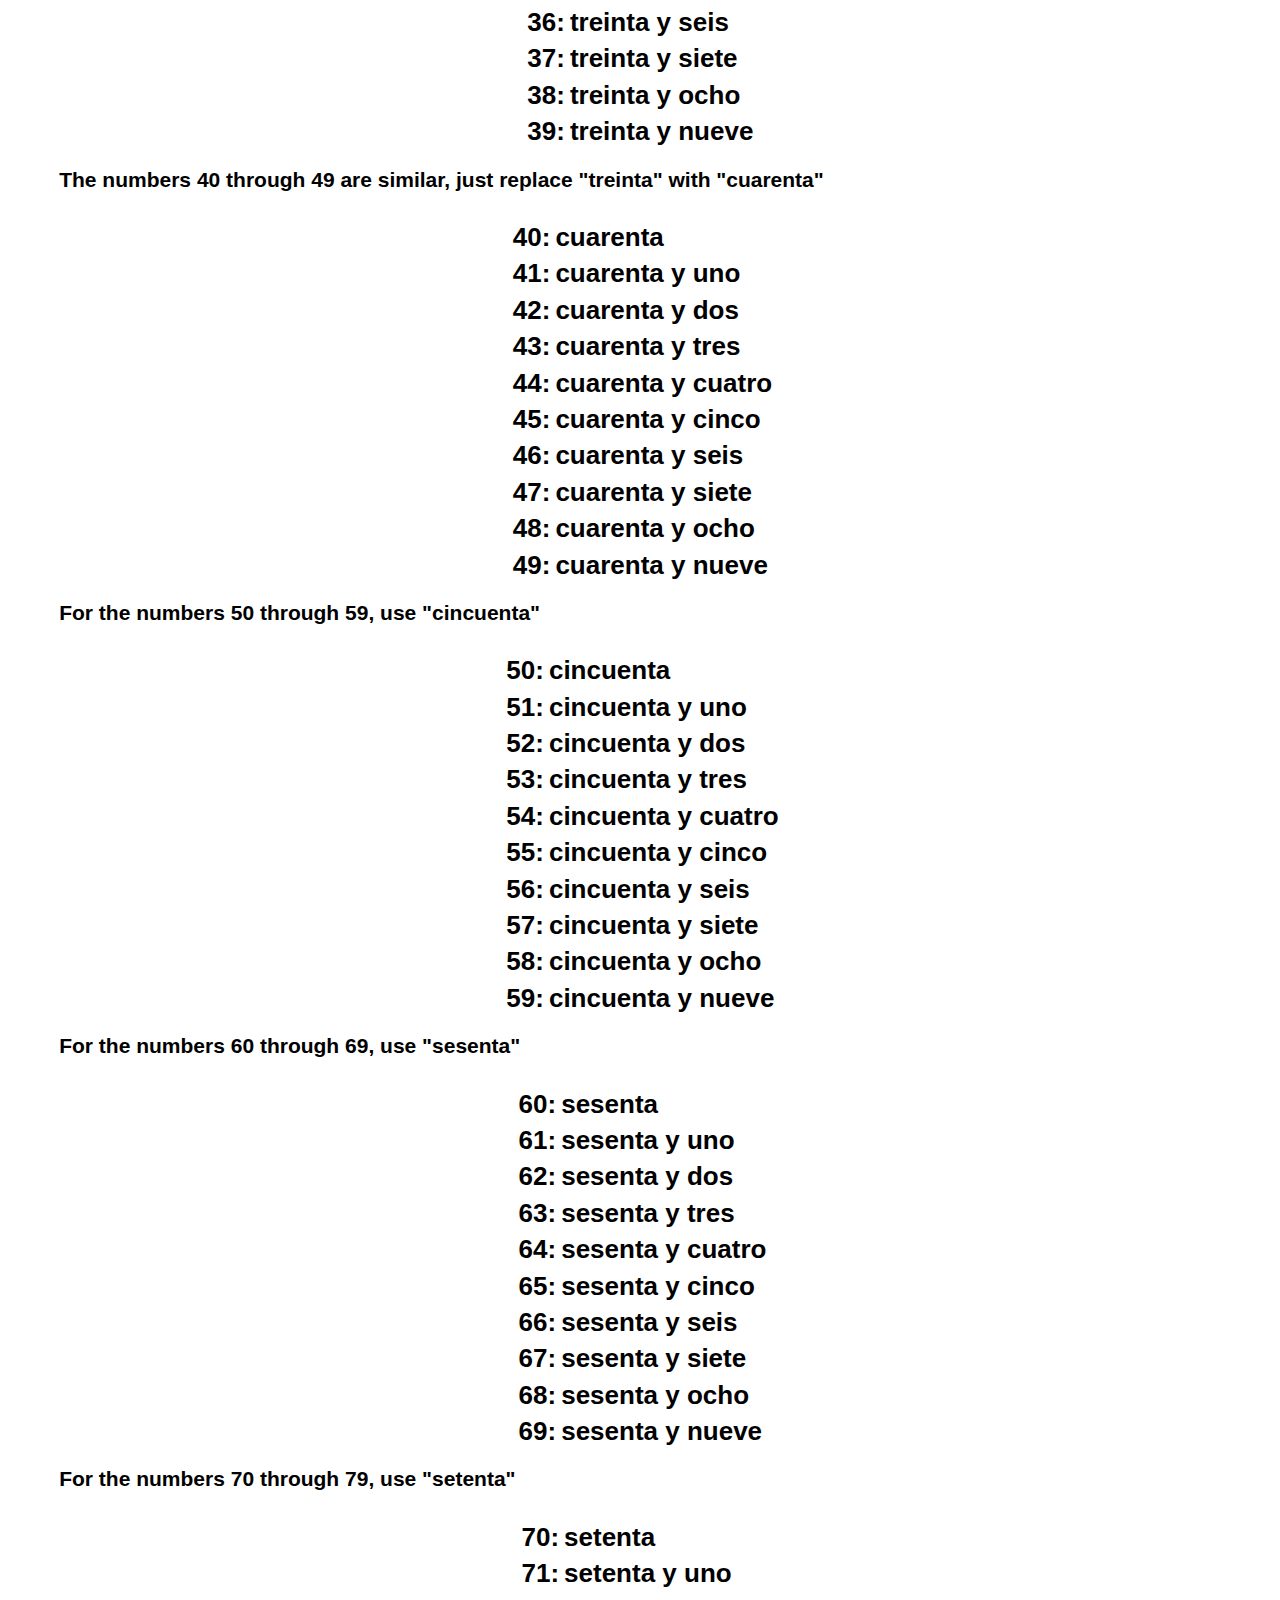
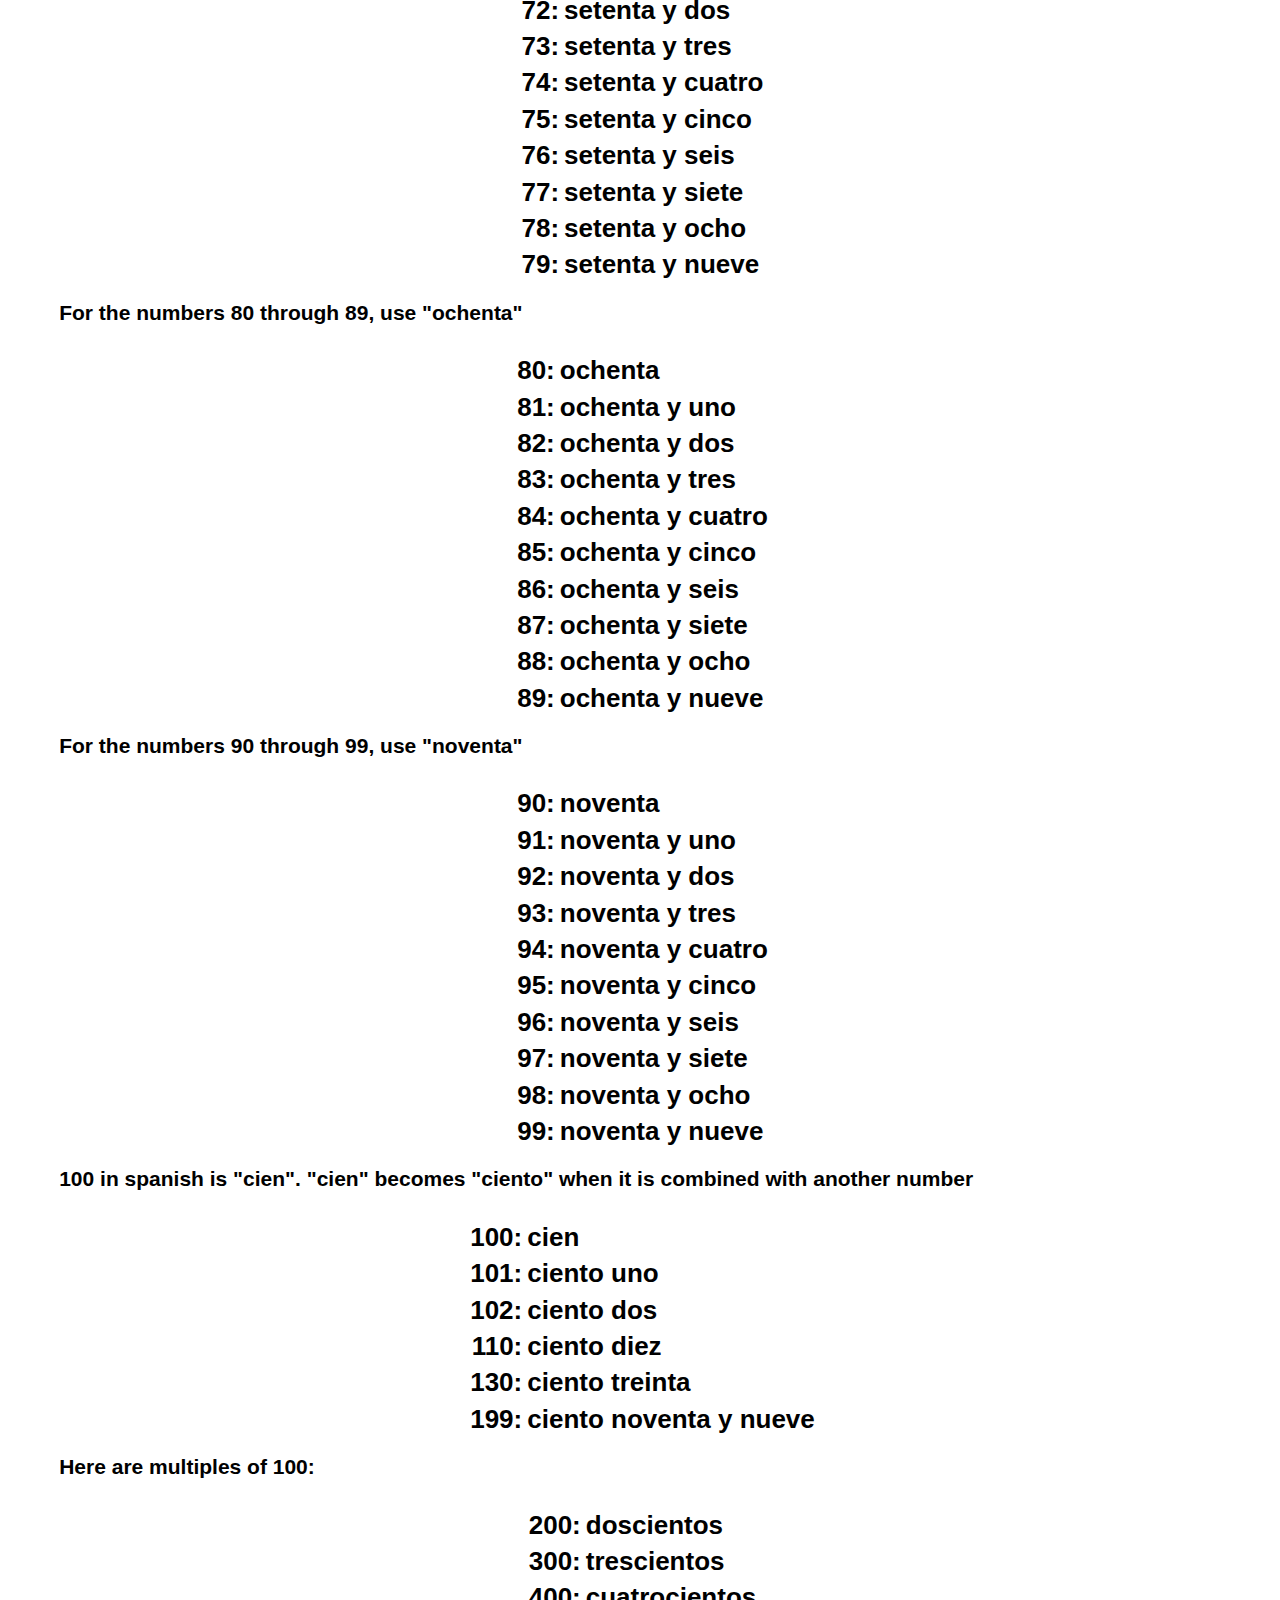
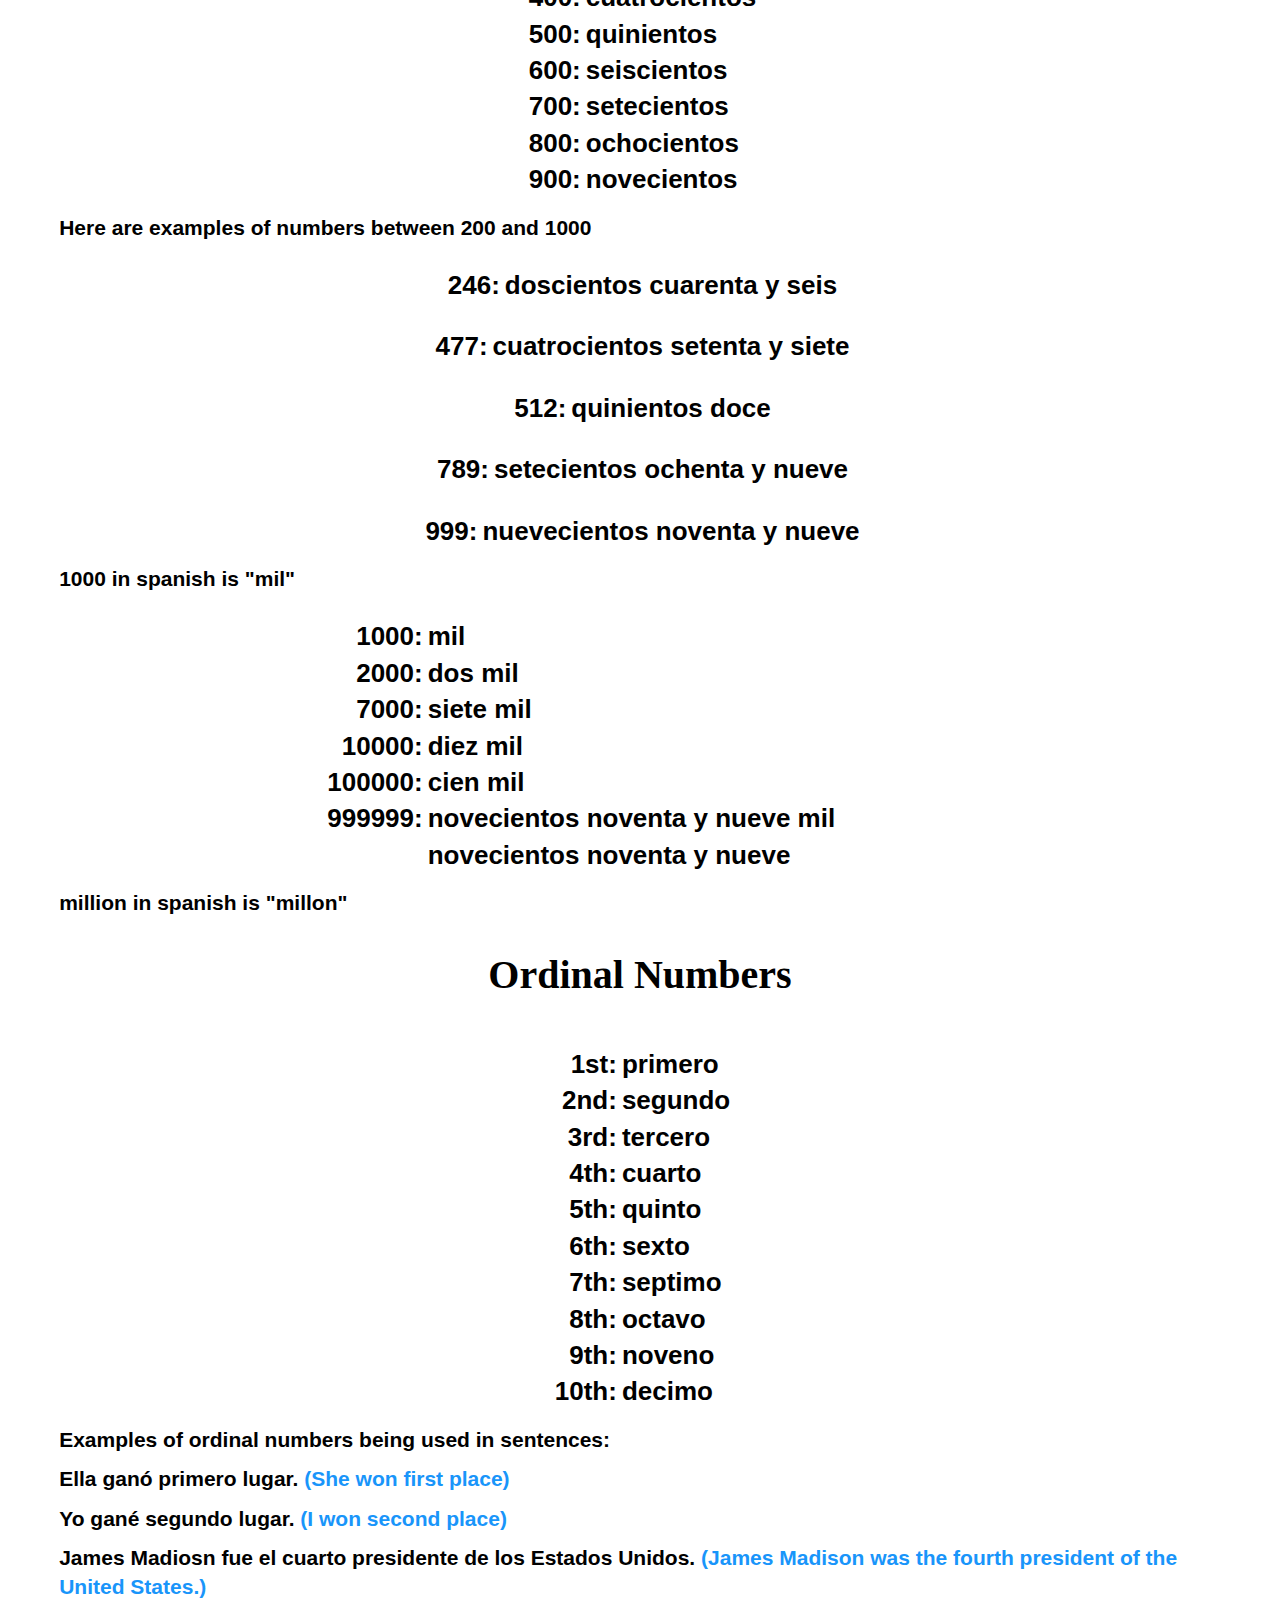
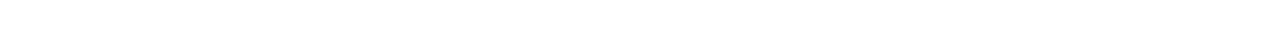
<file: numbers.html>
<!DOCTYPE html>

<meta name="viewport" content="width=device-width, initial-scale=1">

<html lang="en">

<head>
    <title>Bro Code</title>
    <link rel="stylesheet" href="lessons.css">
<body>

<h1>Numbers</h1>
<hr>

<h3>In this chapter, you will be learning how to count in Spanish. Let's start with the numbers 1 through 9. These are the most important numbers to memorize.</h3>
  <div class="twoContainerSmall">
    <div class="twoSubSmall nleft"><h3>1:<br>2:<br>3:<br>4:<br>5:<br>6:<br>7:<br>8:<br>9:</div>
    <div class="twoSubSmall nright"><h3>uno<br>dos<br>tres<br>cuatro<br>cinco<br>seis<br>siete<br>ocho<br>nueve</h3></div>
  </div>
<h3>Next, let's take a look at the numbers 10 through 29.</h3>
  <div class="twoContainerSmall">
    <div class="twoSubSmall nleft"><h3>10:<br>11:<br>12:<br>13:<br>14:<br>15:<br>16:<br>17:<br>18:<br>19:<br>20:<br>21:<br>22:<br>23:<br>24:<br>25:<br>26:<br>27:<br>28:<br>29:</div>
    <div class="twoSubSmall nright"><h3>diez<br>once<br>doce<br>trece<br>catorce<br>quince<br>dieciséis<br>diecisiete<br>dieciocho<br>diecinueve<br>veinte<br>veintiuno<br>veintidós<br>veintitrés<br>veinticuatro<br>veinticinco<br>veintiséis<br>veintisiete<br>veintiocho<br>veintinueve</h3></div>
  </div>

<h3>Next, let's take a look at the numbers 30 through 39.</h3>
  <div class="twoContainerSmall">
  <div class="twoSubSmall nleft"><h3>30:<br>31:<br>32:<br>33:<br>34:<br>35:<br>36:<br>37:<br>38:<br>39:</h3></div>
  <div class="twoSubSmall nright"><h3>treinta<br>treinta y uno<br>treinta y dos<br>treinta y tres<br>treinta y cuatro<br>treinta y cinco<br>treinta y seis<br>treinta y siete<br>treinta y ocho<br>treinta y nueve</h3></div>
  </div>

<h3>The numbers 40 through 49 are similar, just replace "treinta" with "cuarenta"</h3>
  <div class="twoContainerSmall">
  <div class="twoSubSmall nleft"><h3>40:<br>41:<br>42:<br>43:<br>44:<br>45:<br>46:<br>47:<br>48:<br>49:</h3></div>
  <div class="twoSubSmall nright"><h3>cuarenta<br>cuarenta y uno<br>cuarenta y dos<br>cuarenta y tres<br>cuarenta y cuatro<br>cuarenta y cinco<br>cuarenta y seis<br>cuarenta y siete<br>cuarenta y ocho<br>cuarenta y nueve</h3></div>
  </div>

<h3>For the numbers 50 through 59, use "cincuenta"</h3>
  <div class="twoContainerSmall">
  <div class="twoSubSmall nleft"><h3>50:<br>51:<br>52:<br>53:<br>54:<br>55:<br>56:<br>57:<br>58:<br>59:</h3></div>
  <div class="twoSubSmall nright"><h3>cincuenta<br>cincuenta y uno<br>cincuenta y dos<br>cincuenta y tres<br>cincuenta y cuatro<br>cincuenta y cinco<br>cincuenta y seis<br>cincuenta y siete<br>cincuenta y ocho<br>cincuenta y nueve</h3></div>
  </div>

<h3>For the numbers 60 through 69, use "sesenta"</h3>
  <div class="twoContainerSmall">
  <div class="twoSubSmall nleft"><h3>60:<br>61:<br>62:<br>63:<br>64:<br>65:<br>66:<br>67:<br>68:<br>69:</h3></div>
  <div class="twoSubSmall nright"><h3>sesenta<br>sesenta y uno<br>sesenta y dos<br>sesenta y tres<br>sesenta y cuatro<br>sesenta y cinco<br>sesenta y seis<br>sesenta y siete<br>sesenta y ocho<br>sesenta y nueve</h3></div>
  </div>

<h3>For the numbers 70 through 79, use "setenta"</h3>
  <div class="twoContainerSmall">
  <div class="twoSubSmall nleft"><h3>70:<br>71:<br>72:<br>73:<br>74:<br>75:<br>76:<br>77:<br>78:<br>79:</h3></div>
  <div class="twoSubSmall nright"><h3>setenta<br>setenta y uno<br>setenta y dos<br>setenta y tres<br>setenta y cuatro<br>setenta y cinco<br>setenta y seis<br>setenta y siete<br>setenta y ocho<br>setenta y nueve</h3></div>
  </div>

<h3>For the numbers 80 through 89, use "ochenta"</h3>
  <div class="twoContainerSmall">
  <div class="twoSubSmall nleft"><h3>80:<br>81:<br>82:<br>83:<br>84:<br>85:<br>86:<br>87:<br>88:<br>89:</h3></div>
  <div class="twoSubSmall nright"><h3>ochenta<br>ochenta y uno<br>ochenta y dos<br>ochenta y tres<br>ochenta y cuatro<br>ochenta y cinco<br>ochenta y seis<br>ochenta y siete<br>ochenta y ocho<br>ochenta y nueve</h3></div>
  </div>

<h3>For the numbers 90 through 99, use "noventa"</h3>
  <div class="twoContainerSmall">
  <div class="twoSubSmall nleft"><h3>90:<br>91:<br>92:<br>93:<br>94:<br>95:<br>96:<br>97:<br>98:<br>99:</h3></div>
  <div class="twoSubSmall nright"><h3>noventa<br>noventa y uno<br>noventa y dos<br>noventa y tres<br>noventa y cuatro<br>noventa y cinco<br>noventa y seis<br>noventa y siete<br>noventa y ocho<br>noventa y nueve</h3></div>
  </div>

<h3>100 in spanish is "cien". "cien" becomes "ciento" when it is combined with another number</h3>
  <div class="twoContainerSmall">
  <div class="twoSubSmall nleft"><h3>100:<br>101:<br>102:<br>110:<br>130:<br>199:</h3></div>
  <div class="twoSubSmall nright"><h3>cien<br>ciento uno<br>ciento dos<br>ciento diez<br>ciento treinta<br>ciento noventa y nueve</div>
  </div>

<h3>Here are multiples of 100:</h3>
  <div class="twoContainerSmall">
  <div class="twoSubSmall nleft"><h3>200:<br>300:<br>400:<br>500:<br>600:<br>700:<br>800:<br>900:</h3></div>
  <div class="twoSubSmall nright"><h3>doscientos<br>trescientos<br>cuatrocientos<br>quinientos<br>seiscientos<br>setecientos<br>ochocientos<br>novecientos</div>
  </div>

<h3>Here are examples of numbers between 200 and 1000</h3>
  <div class="twoContainerSmall">
  <div class="twoSubSmall nleft"><h3>246:</h3></div>
  <div class="twoSubSmall nright"><h3>doscientos cuarenta y seis</div>
  </div>
  <div class="twoContainerSmall">
  <div class="twoSubSmall nleft"><h3>477:<br></div>
  <div class="twoSubSmall nright"><h3>cuatrocientos setenta y siete</div>
  </div>
  <div class="twoContainerSmall">
  <div class="twoSubSmall nleft"><h3>512:<br></div>
  <div class="twoSubSmall nright"><h3>quinientos doce</div>
  </div>
  <div class="twoContainerSmall">
  <div class="twoSubSmall nleft"><h3>789:<br></div>
  <div class="twoSubSmall nright"><h3>setecientos ochenta y nueve</div>
  </div>
  <div class="twoContainerSmall">
  <div class="twoSubSmall nleft"><h3>999:<br></div>
  <div class="twoSubSmall nright"><h3>nuevecientos noventa y nueve</div>
  </div>

<h3>1000 in spanish is "mil"</h3>
  <div class="twoContainerSmall">
  <div class="twoSubSmall nleft"><h3>1000:<br>2000:<br>7000:<br>10000:<br>100000:<br>999999:</h3></div>
  <div class="twoSubSmall nright"><h3>mil<br>dos mil<br>siete mil<br> diez mil<br> cien mil<br>novecientos noventa y nueve mil novecientos noventa y nueve</div>
  </div>

<h3>million in spanish is "millon"</h3>

<h2>Ordinal Numbers</h2>
  <div class="twoContainerSmall">
  <div class="twoSubSmall nleft"><h3>1st:<br>2nd:<br>3rd:<br>4th:<br>5th:<br>6th:<br>7th:<br>8th:<br>9th:<br>10th:</h3></div>
  <div class="twoSubSmall nright"><h3>primero<br>segundo<br>tercero<br>cuarto<br>quinto<br>sexto<br>septimo<br>octavo<br>noveno<br>decimo</div>
  </div>

<h3>Examples of ordinal numbers being used in sentences:</h3>

<h3>Ella ganó primero lugar. <span class="english">(She won first place)</span></h3>
<h3>Yo gané segundo lugar. <span class="english">(I won second place)</span></h3>
<h3>James Madiosn fue el cuarto presidente de los Estados Unidos. <span class="english">(James Madison was the fourth president of the United States.)</span></h3>
</body>
</head>
</file>
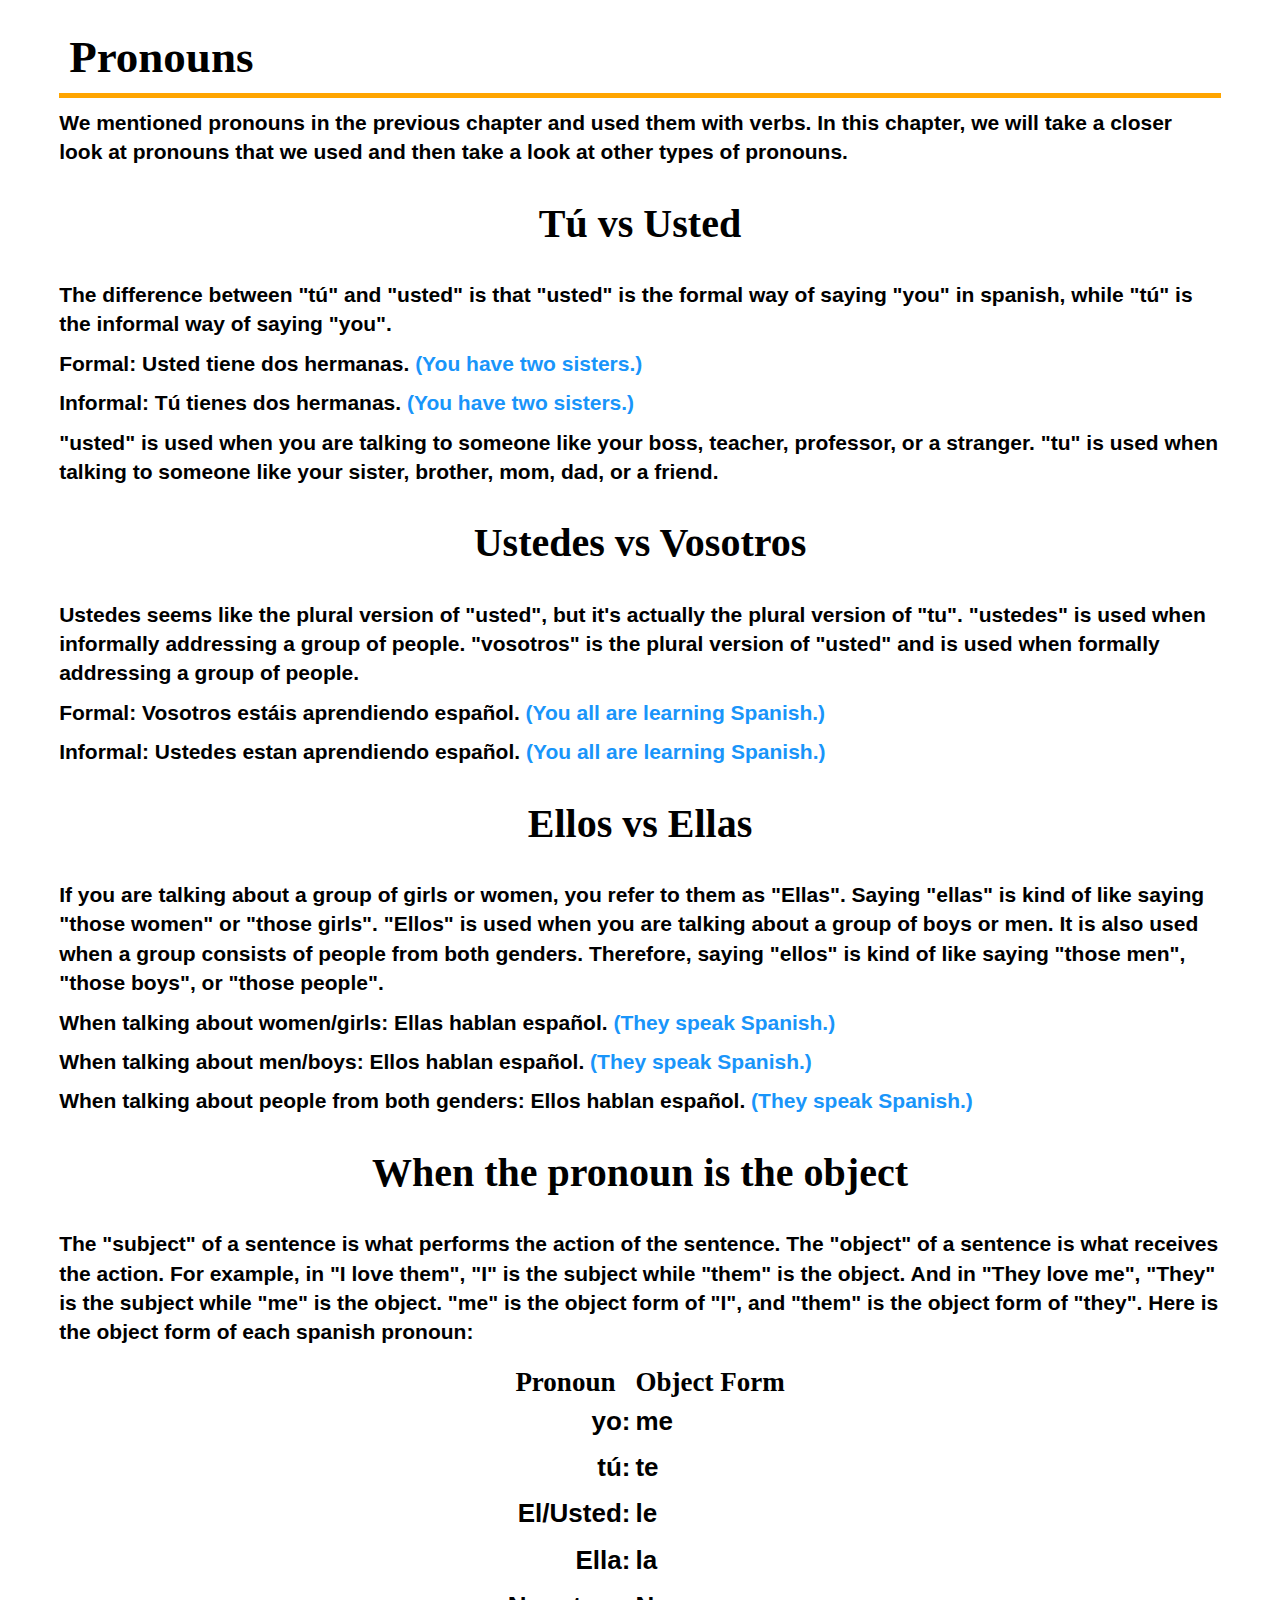
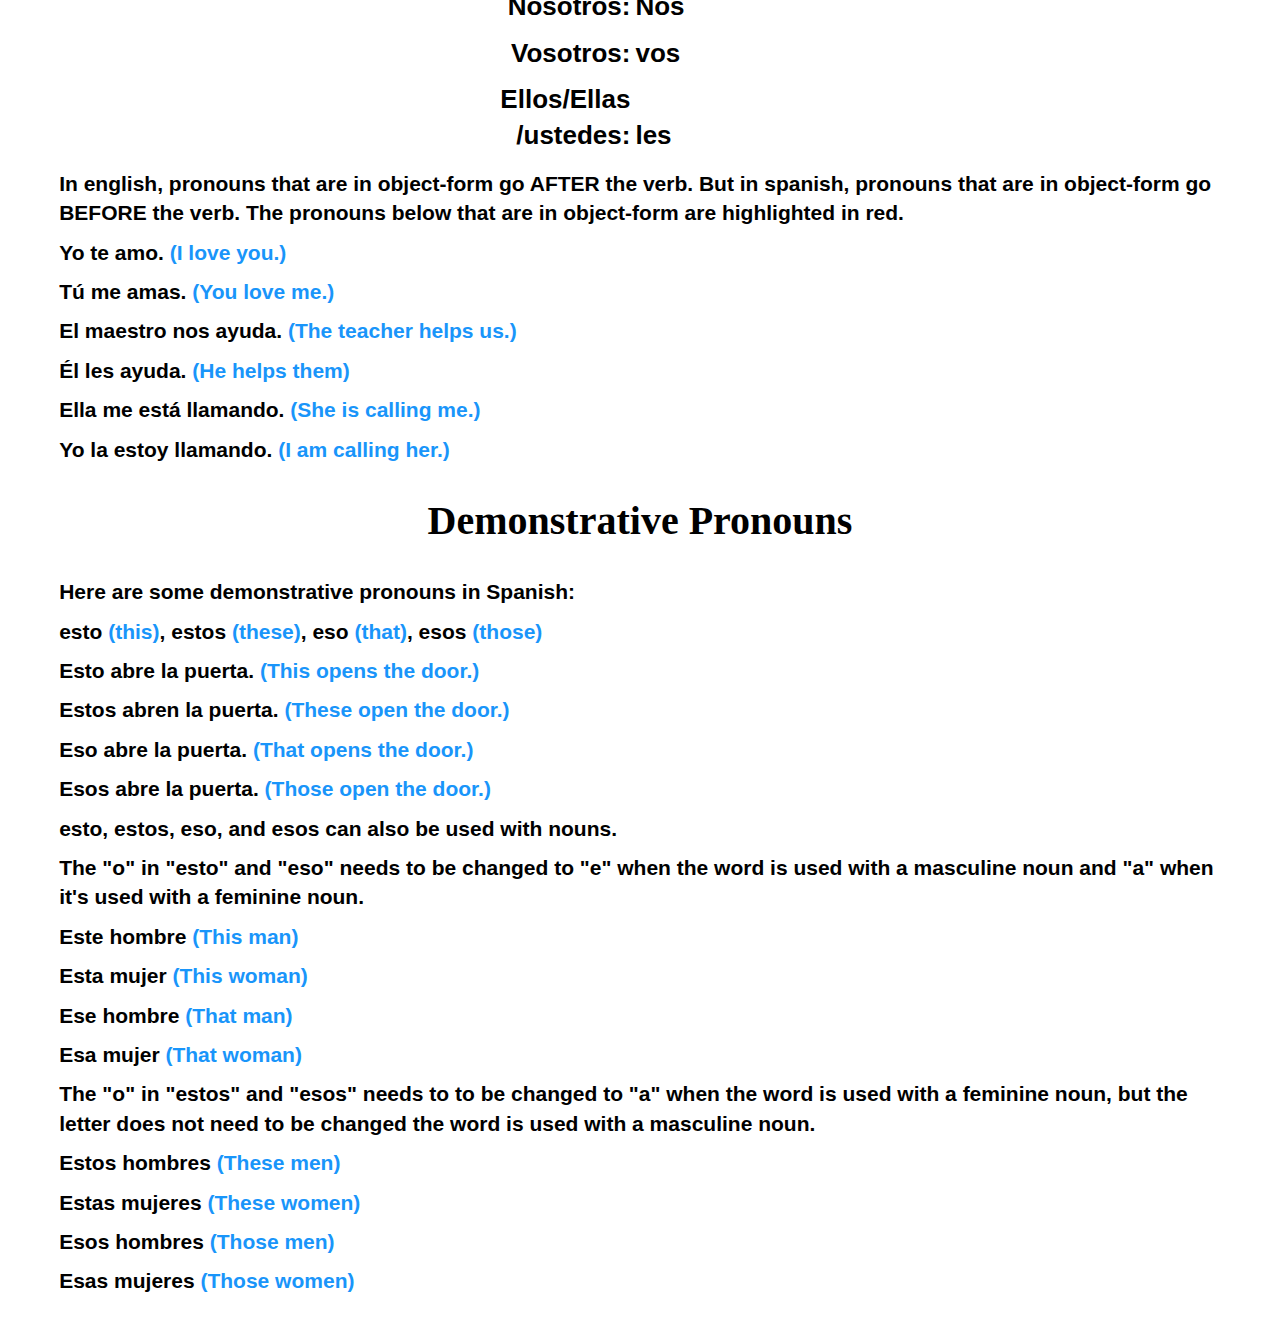
<file: pronouns.html>
<!DOCTYPE html>

<meta name="viewport" content="width=device-width, initial-scale=1">

<html lang="en">

<head>
    <title>Bro Code</title>
    <link rel="stylesheet" href="lessons.css">
<body>

  <h1>Pronouns</h1>
  <hr>
  <h3>We mentioned pronouns in the previous chapter and used them with verbs. In this chapter, we will take a closer look at pronouns that we used and then take a look at other types of pronouns.</h3>

  <h2>Tú vs Usted</h2>
  <h3>The difference between "tú" and "usted" is that "usted" is the formal way of saying "you" in spanish, while "tú" is the informal way of saying "you".</h3>
  <h3>Formal: Usted tiene dos hermanas. <span class="english">(You have two sisters.)</span></h3>
  <h3>Informal: Tú tienes dos hermanas. <span class="english">(You have two sisters.)</span></h3>
  <h3>"usted" is used when you are talking to someone like your boss, teacher, professor, or a stranger. "tu" is used when talking to someone like your sister, brother, mom, dad, or a friend.

  <h2>Ustedes vs Vosotros</h2>
  <h3>Ustedes seems like the plural version of "usted", but it's actually the plural version of "tu". "ustedes" is used when informally addressing a group of people. "vosotros" is the plural version of "usted" and is used when formally addressing a group of people.</h3>
  <h3>Formal: Vosotros estáis aprendiendo español. <span class="english">(You all are learning Spanish.)</span></h3>
  <h3>Informal: Ustedes estan aprendiendo español. <span class="english">(You all are learning Spanish.)</span></h3>

  <h2>Ellos vs Ellas</h2>
  <h3>If you are talking about a group of girls or women, you refer to them as "Ellas". Saying "ellas" is kind of like saying "those women" or "those girls". "Ellos" is used when you are talking about a group of boys or men. It is also used when a group consists of people from both genders. Therefore, saying "ellos" is kind of like saying "those men", "those boys", or "those people".</h3>
  <h3>When talking about women/girls: Ellas hablan español. <span class="english">(They speak Spanish.)</span></h3>
  <h3>When talking about men/boys: Ellos hablan español. <span class="english">(They speak Spanish.)</span></h3>
  <h3>When talking about people from both genders: Ellos hablan español. <span class="english">(They speak Spanish.)</span></h3>

  <h2>When the pronoun is the object</h2>
  <h3>The "subject" of a sentence is what performs the action of the sentence. The "object" of a sentence is what receives the action. For example, in "I love them", "I" is the subject while "them" is the object. And in "They love me", "They" is the subject while "me" is the object. "me" is the object form of "I", and "them" is the object form of "they". Here is the object form of each spanish pronoun:</h3>
  <div class="twoContainerSmall">
    <div class="twoSubSmall left"><h5>Pronoun</h5><h3>yo:</h3><h3>tú:</h3><h3>El/Usted:<h3><h3>Ella:</h3><h3>Nosotros:</h3><h3>Vosotros:</h3><h3>Ellos/Ellas<br>/ustedes:</h3></div>
    <div class="twoSubSmall right"><h5>Object Form</h5><h3>me</h3><h3>te</h3><h3>le</h3><h3>la</h3><h3>Nos</h3><h3>vos</h3><h3>&nbsp;<br>les</h3></div>
  </div>

  <h3>In english, pronouns that are in object-form go AFTER the verb. But in spanish, pronouns that are in object-form go BEFORE the verb. The pronouns below that are in object-form are highlighted in red.</h3>
  <h3>Yo te amo. <span class="english">(I love you.)</span></h3>
  <h3>Tú me amas. <span class="english">(You love me.)</span></h3>
  <h3>El maestro nos ayuda. <span class="english">(The teacher helps us.)</span></h3>
  <h3>Él les ayuda. <span class="english">(He helps them)</span></h3>
  <h3>Ella me está llamando. <span class="english">(She is calling me.)</span></h3>
  <h3>Yo la estoy llamando. <span class="english">(I am calling her.)</span></h3>

  <h2>Demonstrative Pronouns</h2>
  <h3>Here are some demonstrative pronouns in Spanish:</h3>
  <h3>esto <span class="english">(this)</span>, estos <span class="english">(these)</span>, eso <span class="english">(that)</span>, esos <span class="english">(those)</span></h3>
  <h3>Esto abre la puerta. <span class="english">(This opens the door.)</span></h3>
  <h3>Estos abren la puerta. <span class="english">(These open the door.)</span></h3>
  <h3>Eso abre la puerta. <span class="english">(That opens the door.)</span></h3>
  <h3>Esos abre la puerta. <span class="english">(Those open the door.)</span></h3>

  <h3>esto, estos, eso, and esos can also be used with nouns. </h3>
  <h3>The "o" in "esto" and "eso" needs to be changed to "e" when the word is used with a masculine noun and "a" when it's used with a feminine noun.</h3>
  <h3>Este hombre <span class="english">(This man)</span></h3>
  <h3>Esta mujer <span class="english">(This woman)</span></h3>
  <h3>Ese hombre <span class="english">(That man)</span></h3>
  <h3>Esa mujer <span class="english">(That woman)</span></h3>
  <h3>The "o" in "estos" and "esos" needs to to be changed to "a" when the word is used with a feminine noun, but the letter does not need to be changed the word is used with a masculine noun.</h3>
  <h3>Estos hombres <span class="english">(These men)</span></h3>
  <h3>Estas mujeres <span class="english">(These women)</span></h3>
  <h3>Esos hombres <span class="english">(Those men)</span></h3>
  <h3>Esas mujeres <span class="english">(Those women)</span></h3>
</body>
</html>
</file>
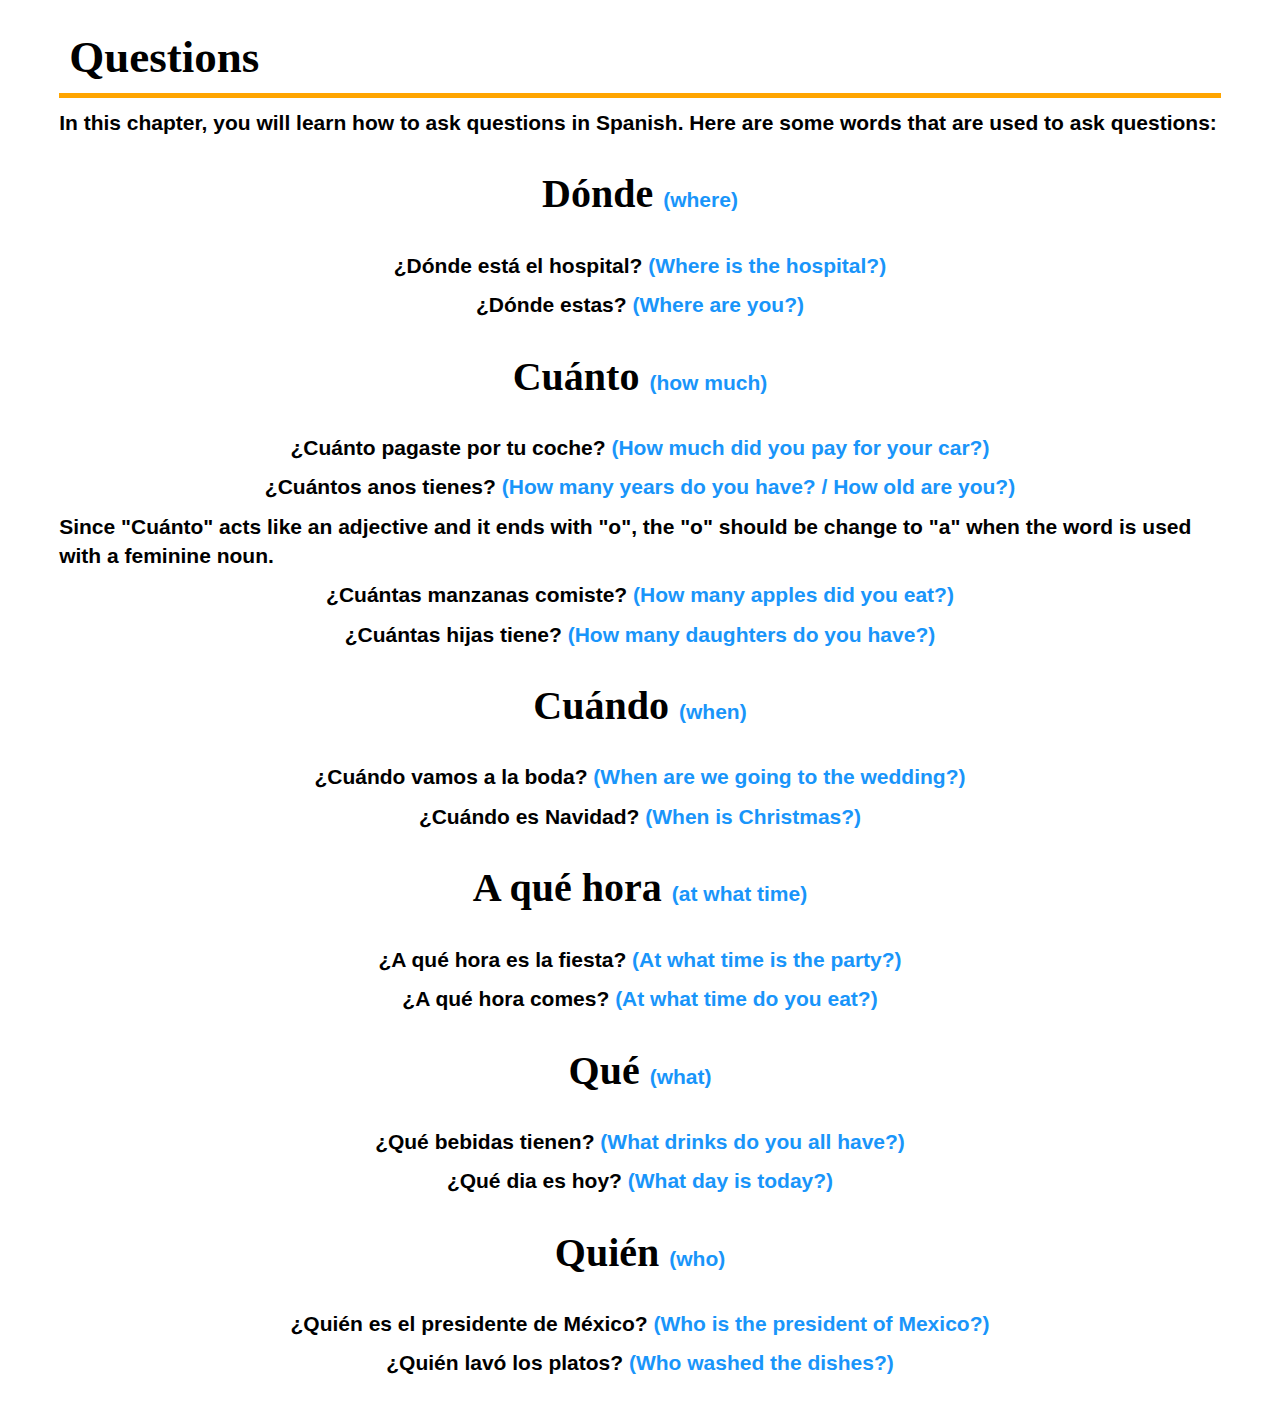
<file: questions.html>
<!DOCTYPE html>

<meta name="viewport" content="width=device-width, initial-scale=1">

<html lang="en">

<head>
    <title>Bro Code</title>
    <link rel="stylesheet" href="lessons.css">
<body>

<h1>Questions</h1>
<hr>

<h3>In this chapter, you will learn how to ask questions in Spanish. Here are some words that are used to ask questions:</h3>

<h2>Dónde <span class="english">(where)</span></h2>
<h3 class="center">¿Dónde está el hospital? <span class="english">(Where is the hospital?)</span></h3>
<h3 class="center">¿Dónde estas? <span class="english">(Where are you?)</span></h3>

<h2>Cuánto <span class="english">(how much)</span></h2>
<h3 class="center">¿Cuánto pagaste por tu coche? <span class="english">(How much did you pay for your car?)</span></h3>
<h3 class="center">¿Cuántos anos tienes? <span class="english">(How many years do you have? / How old are you?)</span></h3>
<h3>Since "Cuánto" acts like an adjective and it ends with "o", the "o" should be change to "a" when the word is used with a feminine noun.</h3>
<h3 class="center">¿Cuántas manzanas comiste? <span class="english">(How many apples did you eat?)</span></h3>
<h3 class="center">¿Cuántas hijas tiene? <span class="english">(How many daughters do you have?)</span></h3>

<h2>Cuándo <span class="english">(when)</span></h2>
<h3 class="center">¿Cuándo vamos a la boda? <span class="english">(When are we going to the wedding?)</span></h3>
<h3 class="center">¿Cuándo es Navidad? <span class="english">(When is Christmas?)</span></h3>

<h2>A qué hora <span class="english">(at what time)</span></h2>
<h3 class="center">¿A qué hora es la fiesta? <span class="english">(At what time is the party?)</span></h3>
<h3 class="center">¿A qué hora comes? <span class="english">(At what time do you eat?)</span></h3>

<h2>Qué <span class="english">(what)</span></h2>
<h3 class="center">¿Qué bebidas tienen? <span class="english">(What drinks do you all have?)</span></h3>
<h3 class="center">¿Qué dia es hoy? <span class="english">(What day is today?)</span></h3>

<h2>Quién <span class="english">(who)</span></h2>
<h3 class="center">¿Quién es el presidente de México? <span class="english">(Who is the president of Mexico?)</span></h3>
<h3 class="center">¿Quién lavó los platos? <span class="english">(Who washed the dishes?)</span></h3>

</body>

</html>
</file>
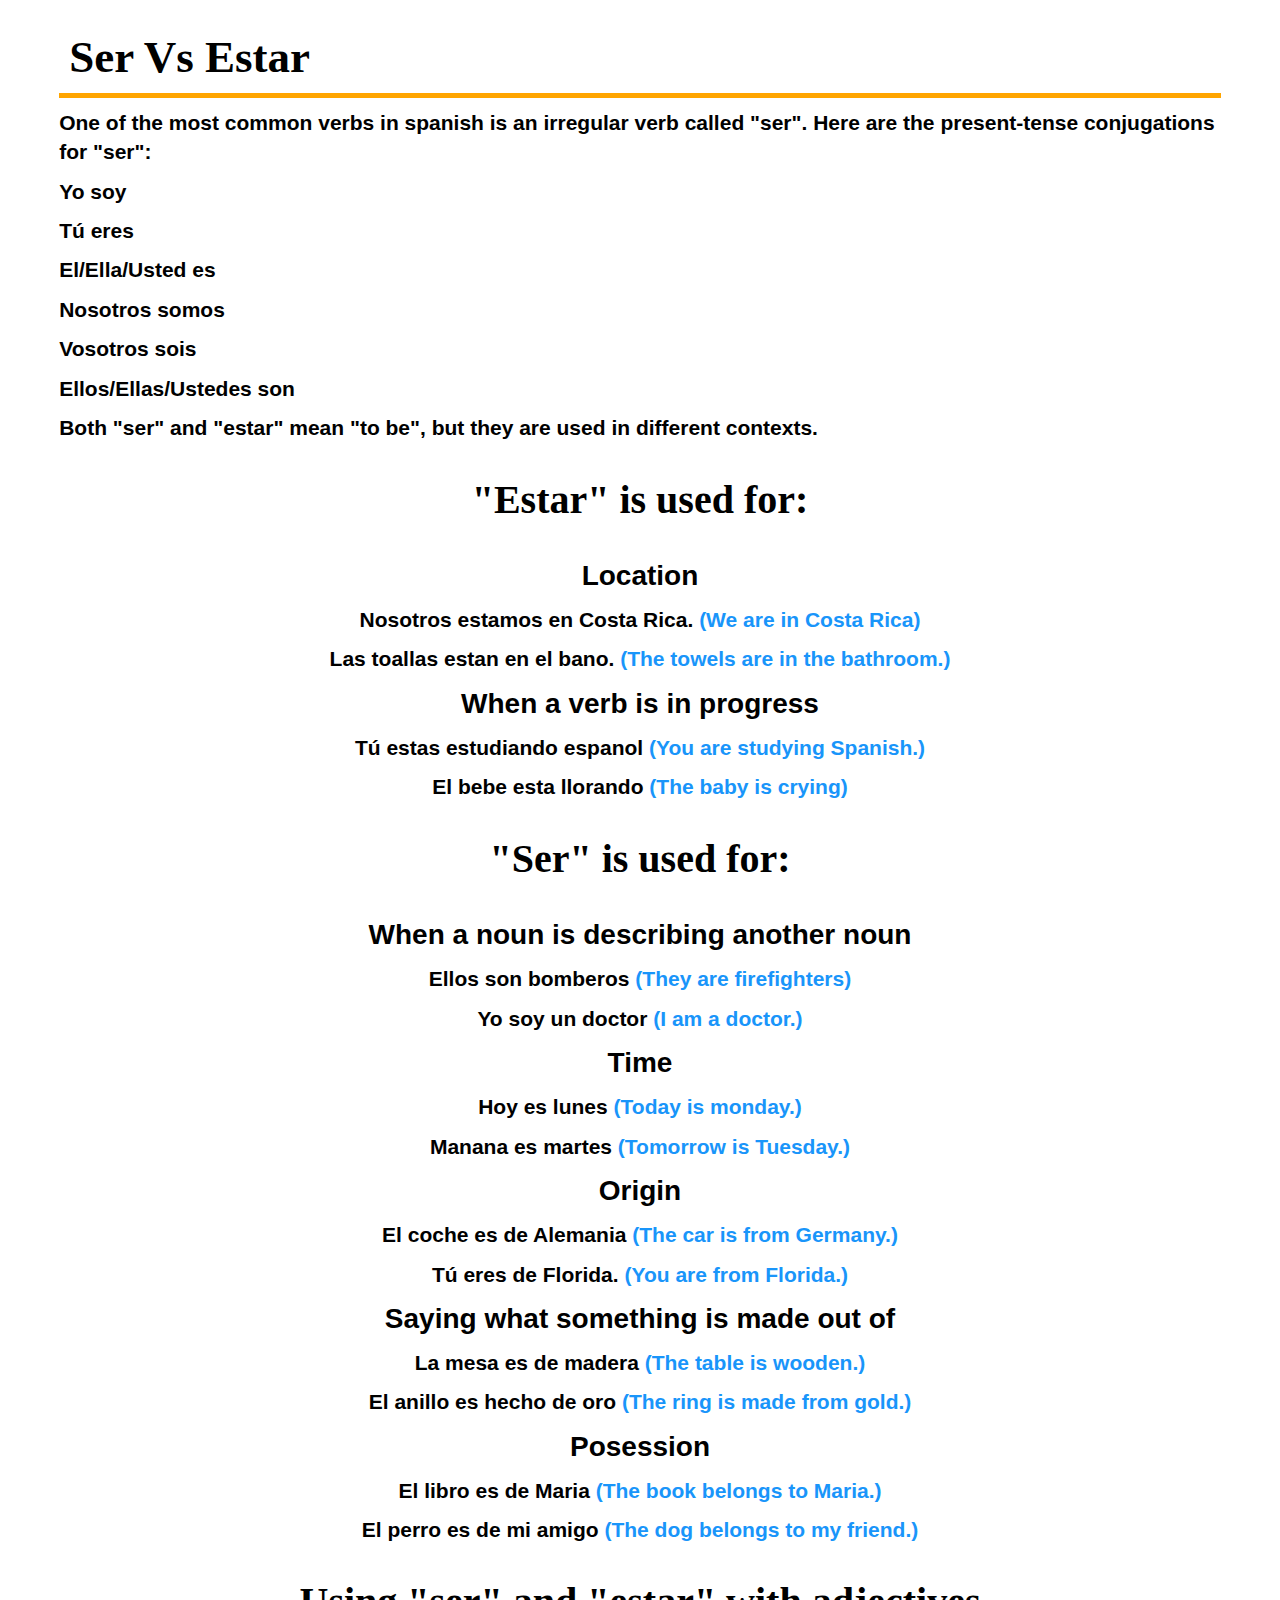
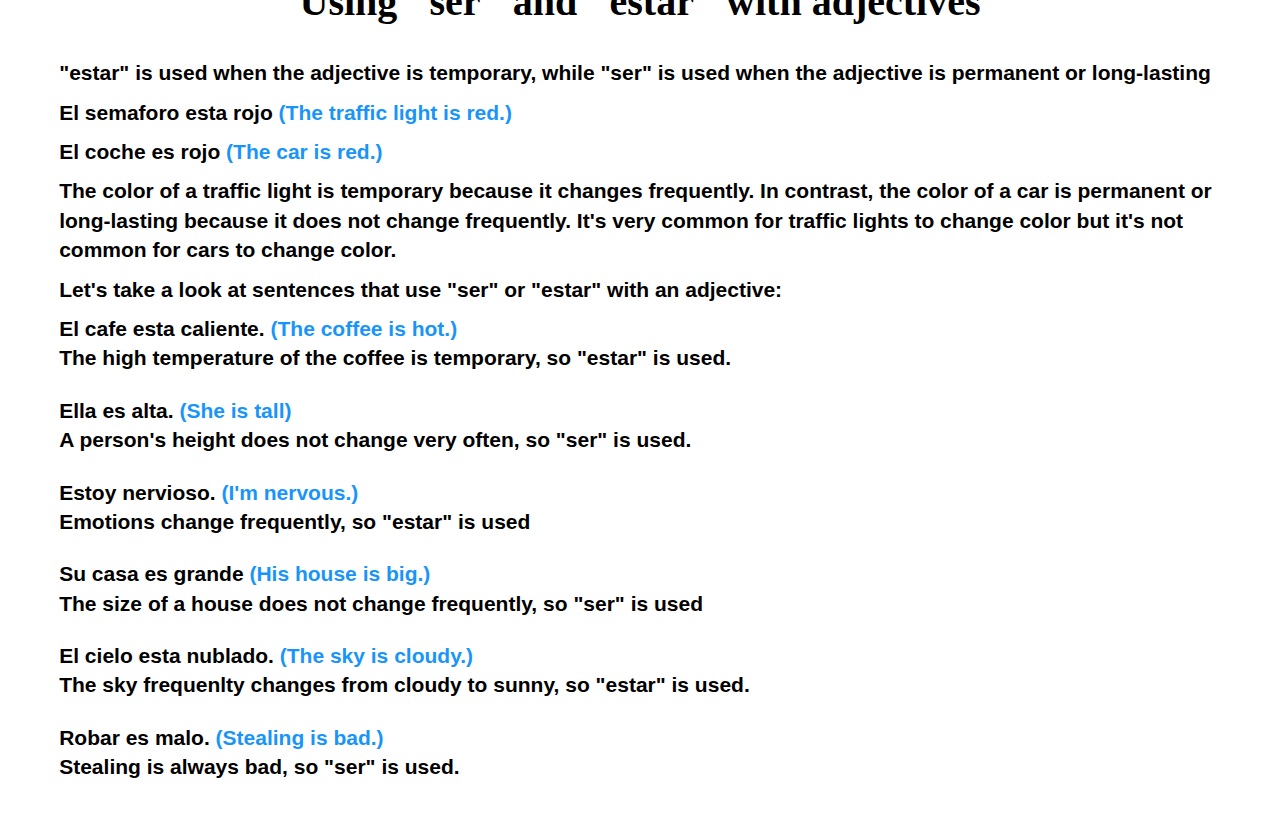
<file: serVsEstar.html>
<!DOCTYPE html>

<meta name="viewport" content="width=device-width, initial-scale=1">

<html lang="en">

<head>
    <title>Bro Code</title>
    <link rel="stylesheet" href="lessons.css">
<body>

<h1>Ser Vs Estar</h1>
<hr>
<h3>One of the most common verbs in spanish is an irregular verb called "ser". Here are the present-tense conjugations for "ser":</h3>
<h3>Yo soy</h3>
<h3>Tú eres</h3>
<h3>El/Ella/Usted es</h3>
<h3>Nosotros somos</h3>
<h3>Vosotros sois</h3>
<h3>Ellos/Ellas/Ustedes son</h3>
<h3>Both "ser" and "estar" mean "to be", but they are used in different contexts.</h3>

<div class="center">
<h2>"Estar" is used for:</h2>
<h3 class="listHeader">Location</h3>
<h3>Nosotros estamos en Costa Rica. <span class="english">(We are in Costa Rica)</span></h3>
<h3>Las toallas estan en el bano. <span class="english">(The towels are in the bathroom.)</span></h3>
<h3 class="listHeader">When a verb is in progress</h3>
<h3>Tú estas estudiando espanol <span class="english">(You are studying Spanish.)</span></h3>
<h3>El bebe esta llorando <span class="english">(The baby is crying)</span></h3>

<h2>"Ser" is used for:</h2>
<h3 class="listHeader">When a noun is describing another noun</h3>
<h3>Ellos son bomberos <span class="english">(They are firefighters)</span></h3>
<h3>Yo soy un doctor <span class="english">(I am a doctor.)</span></h3>
<h3 class="listHeader">Time</h3>
<h3>Hoy es lunes <span class="english">(Today is monday.)</span></h3>
<h3>Manana es martes <span class="english">(Tomorrow is Tuesday.)</span></h3>
<h3 class="listHeader">Origin</h3>
<h3>El coche es de Alemania <span class="english">(The car is from Germany.)</span></h3>
<h3>Tú eres de Florida. <span class="english">(You are from Florida.)</span></h3>
<h3 class="listHeader">Saying what something is made out of</h3>
<h3>La mesa es de madera <span class="english">(The table is wooden.)</span></h3>
<h3>El anillo es hecho de oro <span class="english">(The ring is made from gold.)</span></h3>
<h3 class="listHeader">Posession</h3>
<h3>El libro es de Maria <span class="english">(The book belongs to Maria.)</span></h3>
<h3>El perro es de mi amigo <span class="english">(The dog belongs to my friend.)</span></h3>
</div>

<h2>Using "ser" and "estar" with adjectives</h2>
<h3>"estar" is used when the adjective is temporary, while "ser" is used when the adjective is permanent or long-lasting</h3>
<h3>El semaforo esta rojo <span class="english">(The traffic light is red.)</span></h3>
<h3>El coche es rojo <span class="english">(The car is red.)</span></h3>

<h3>The color of a traffic light is temporary because it changes frequently. In contrast, the color of a car is permanent or long-lasting because it does not change frequently. It's very common for traffic lights to change color but it's not common for cars to change color.</h3>
<h3>Let's take a look at sentences that use "ser" or "estar" with an adjective:</h3>
<h3 class="extraSpace">El cafe esta caliente. <span class="english">(The coffee is hot.)</span><br>The high temperature of the coffee is temporary, so "estar" is used.</h3>
<h3 class="extraSpace">Ella es alta. <span class="english">(She is tall)</span><br>A person's height does not change very often, so "ser" is used.</h3>
<h3 class="extraSpace">Estoy nervioso. <span class="english">(I'm nervous.)</span><br>Emotions change frequently, so "estar" is used</h3>
<h3 class="extraSpace">Su casa es grande <span class="english">(His house is big.)</span><br>The size of a house does not change frequently, so "ser" is used</h3>
<h3 class="extraSpace">El cielo esta nublado. <span class="english">(The sky is cloudy.)</span><br>The sky frequenlty changes from cloudy to sunny, so "estar" is used.</h3>
<h3 class="extraSpace">Robar es malo. <span class="english">(Stealing is bad.)</span><br>Stealing is always bad, so "ser" is used.</h3>
</body>
</html>
</file>
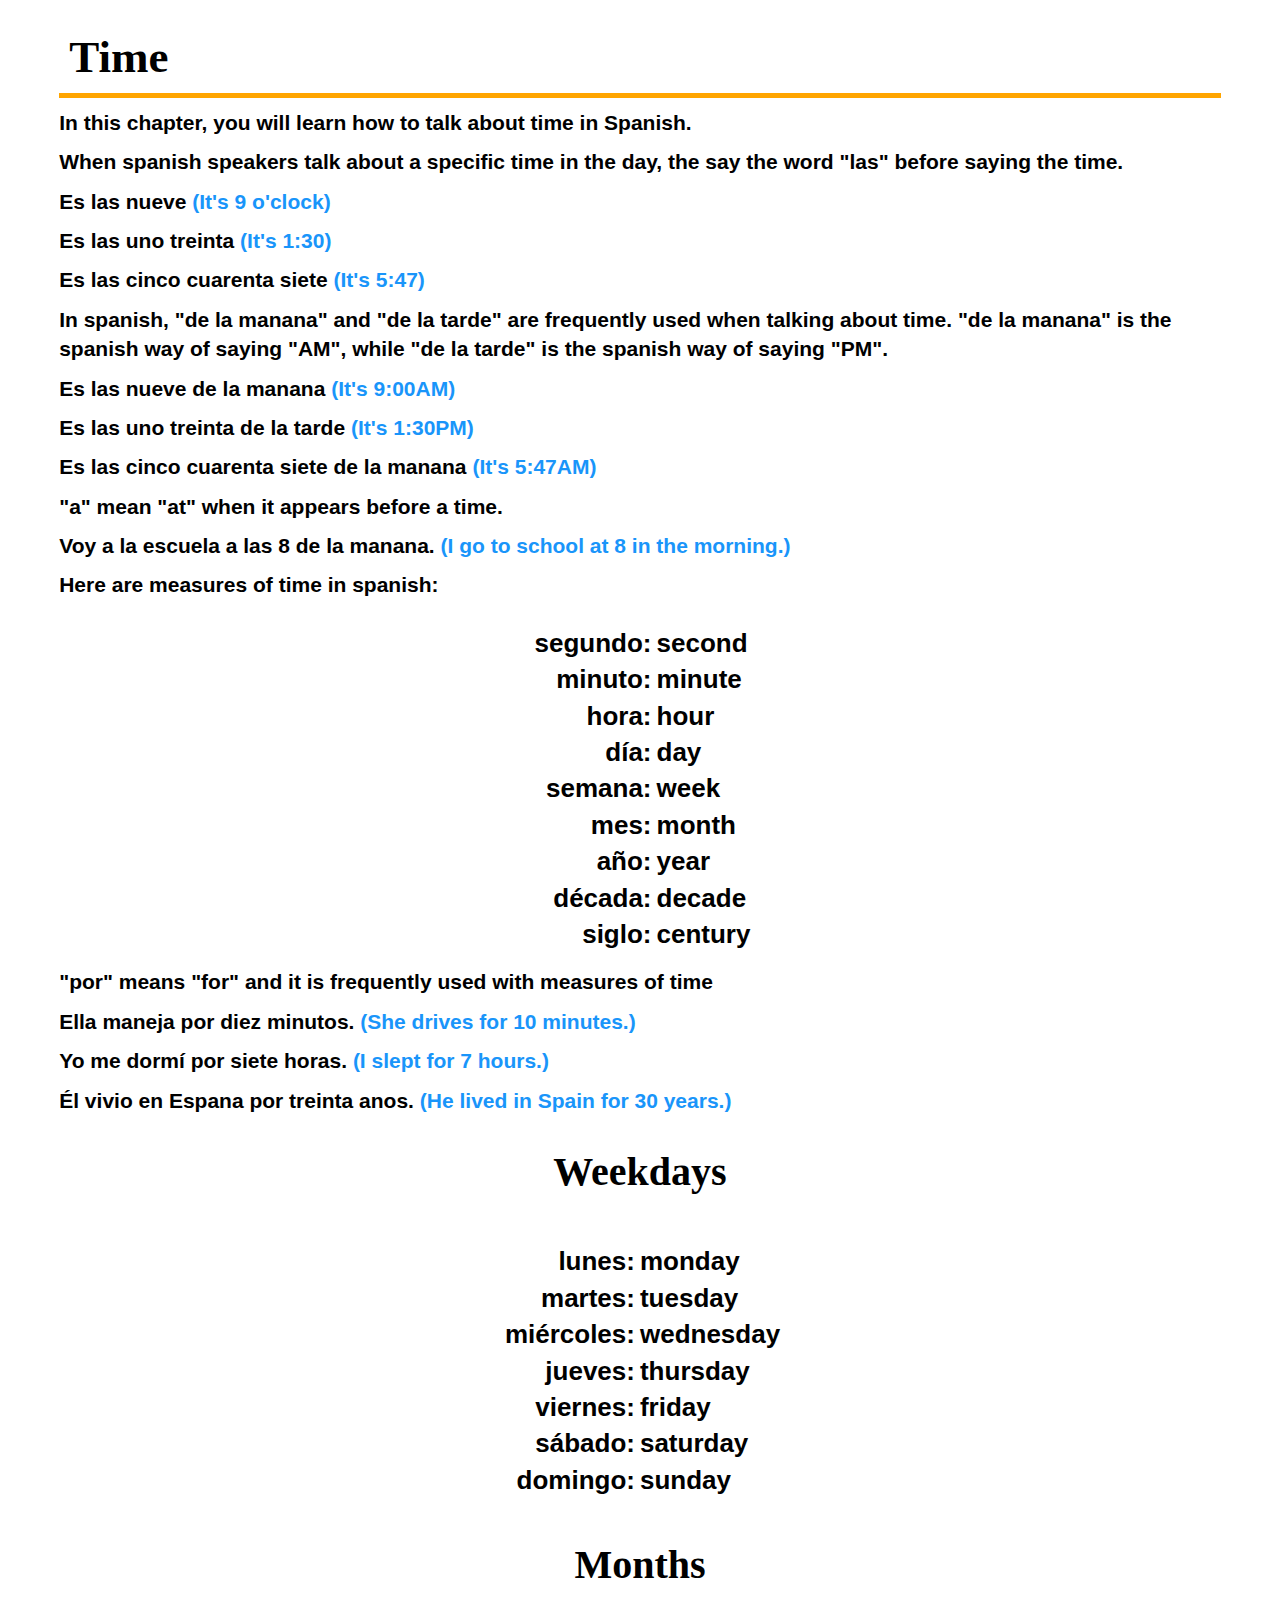
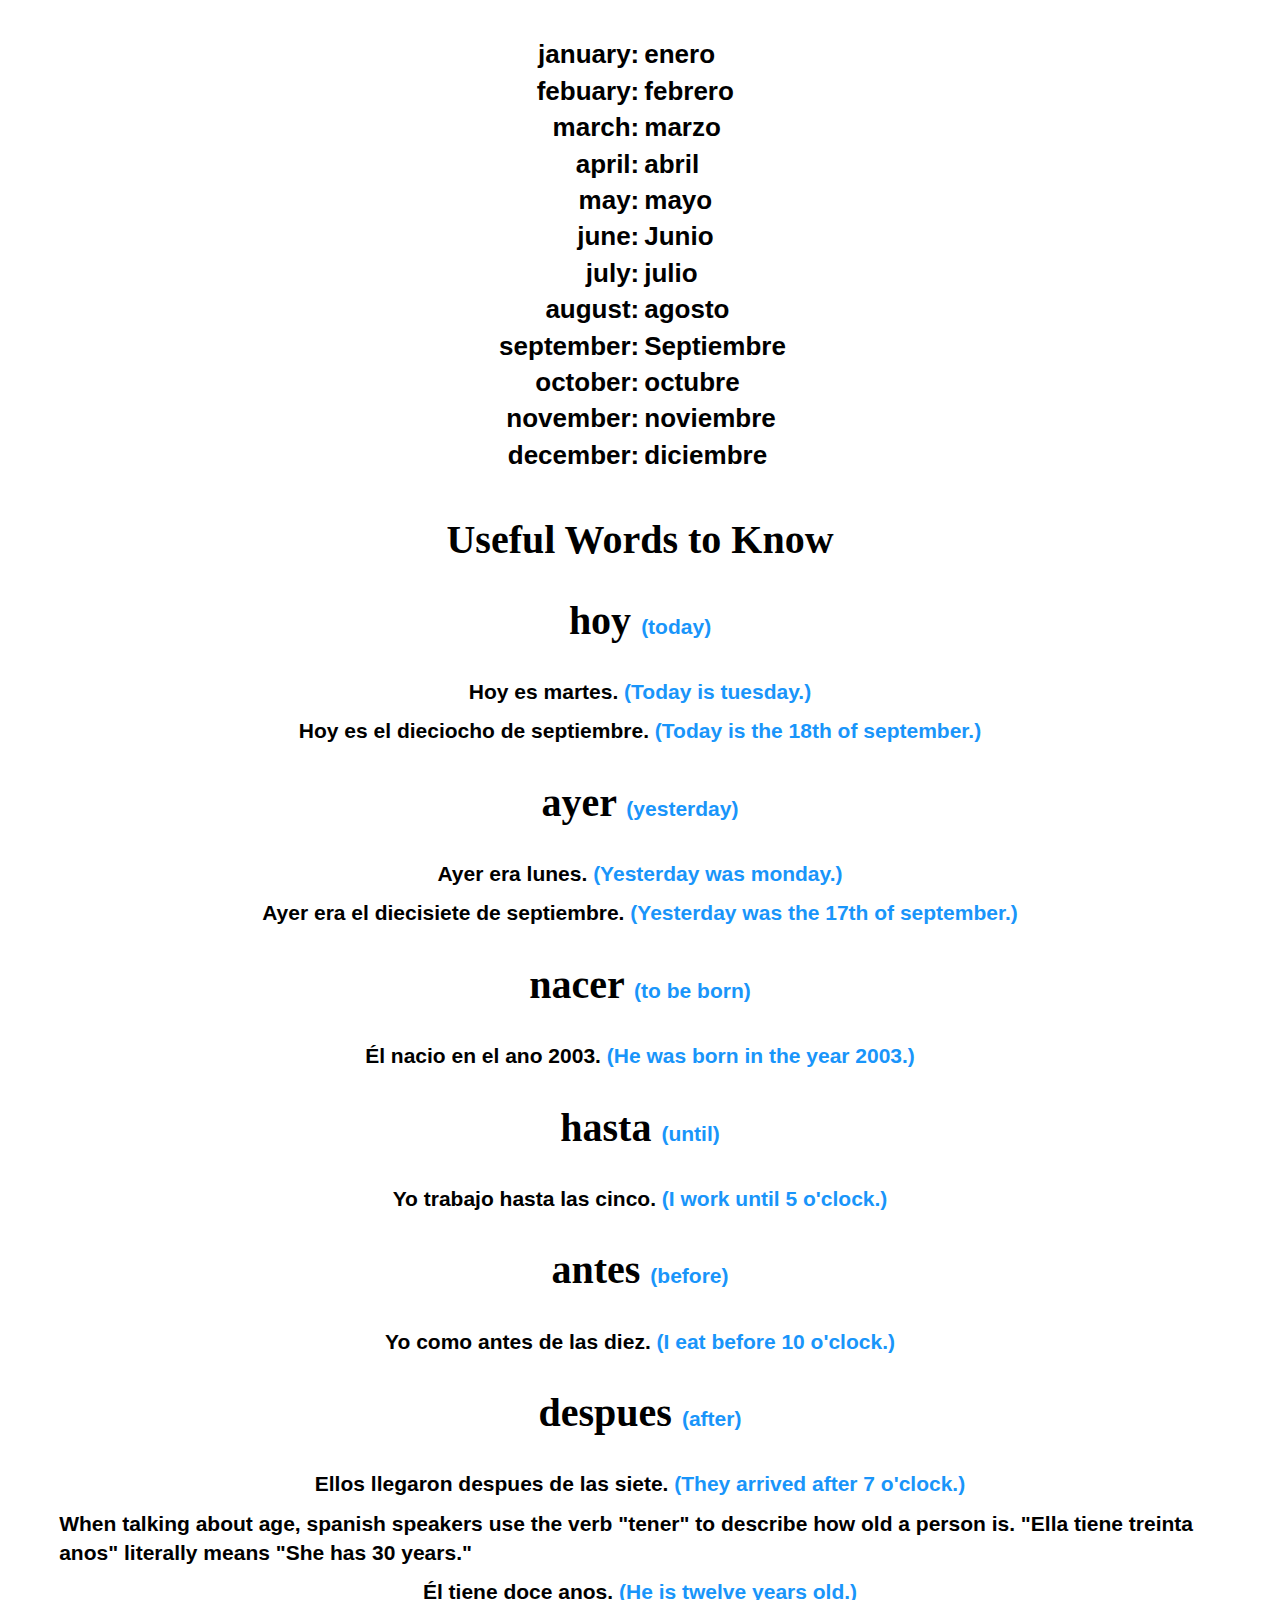
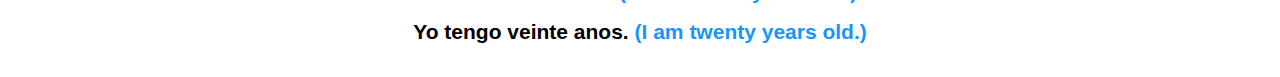
<file: time.html>
<!DOCTYPE html>

<meta name="viewport" content="width=device-width, initial-scale=1">

<html lang="en">

<head>
    <title>Bro Code</title>
    <link rel="stylesheet" href="lessons.css">
<body>

<h1>Time</h1>
<hr>

<h3>In this chapter, you will learn how to talk about time in Spanish.</h3>

<h3>When spanish speakers talk about a specific time in the day, the say the word "las" before saying the time.</h3>

<h3>Es las nueve <span class="english">(It's 9 o'clock)</span></h3>
<h3>Es las uno treinta <span class="english">(It's 1:30)</span></h3>
<h3>Es las cinco cuarenta siete <span class="english">(It's 5:47)</span></h3>

<h3>In spanish, "de la manana" and "de la tarde" are frequently used when talking about time. "de la manana" is the spanish way of saying "AM", while "de la tarde" is the spanish way of saying "PM".</h3>
<h3>Es las nueve de la manana <span class="english">(It's 9:00AM)</span></h3>
<h3>Es las uno treinta de la tarde <span class="english">(It's 1:30PM)</span></h3>
<h3>Es las cinco cuarenta siete de la manana <span class="english">(It's 5:47AM)</span></h3>

<h3>"a" mean "at" when it appears before a time.</h3>
<h3>Voy a la escuela a las 8 de la manana. <span class="english">(I go to school at 8 in the morning.)</span></h3>

<h3>Here are measures of time in spanish:</h3>
  <div class="twoContainerSmall">
  <div class="twoSubSmall nleft"><h3>segundo:<br>minuto:<br>hora:<br>día:<br>semana:<br>mes:<br>año:<br>década:<br>siglo:</h3></div>
  <div class="twoSubSmall nright"><h3>second<br>minute<br>hour<br>day<br>week<br>month<br>year<br>decade<br>century</div>
  </div>

<h3>"por" means "for" and it is frequently used with measures of time</h3>

<h3>Ella maneja por diez minutos. <span class="english">(She drives for 10 minutes.)</span></h3>
<h3>Yo me dormí por siete horas. <span class="english">(I slept for 7 hours.)</span></h3>
<h3>Él vivio en Espana por treinta anos. <span class="english">(He lived in Spain for 30 years.)</span></h3>


<h2>Weekdays</h2>
  <div class="twoContainerSmall">
    <div class="twoSubSmall nleft"><h3>lunes:<br>martes:<br>miércoles:<br>jueves:<br>viernes:<br>sábado:<br>domingo:</h3></div>
    <div class="twoSubSmall nright"><h3>monday<br>tuesday<br>wednesday<br>thursday<br>friday<br>saturday<br>sunday</div>
  </div>

  <h2>Months</h2>
  <div class="twoContainerSmall">
    <div class="twoSubSmall nleft"><h3>january:<br>febuary:<br>march:<br>april:<br>may:<br>june:<br>july:<br>august:<br>september:<br>october:<br>november:<br>december:</div>
    <div class="twoSubSmall nright"><h3>enero<br>febrero<br>marzo<br>abril<br>mayo<br>Junio<br>julio<br>agosto<br>Septiembre<br>octubre<br>noviembre<br>diciembre</h3></div>
  </div>

<h2>Useful Words to Know</h2>
<h2>hoy <span class="english">(today)</span></h2>
<h3 class="center">Hoy es martes. <span class="english">(Today is tuesday.)</span></h3>
<h3 class="center">Hoy es el dieciocho de septiembre. <span class="english">(Today is the 18th of september.)</span></h3>
<h2>ayer <span class="english">(yesterday)</span></h2>
<h3 class="center">Ayer era lunes. <span class="english">(Yesterday was monday.)</span></h3>
<h3 class="center">Ayer era el diecisiete de septiembre. <span class="english">(Yesterday was the 17th of september.)</span></h3>
<h2>nacer <span class="english">(to be born)</span></h2>
<h3 class="center">Él nacio en el ano 2003. <span class="english">(He was born in the year 2003.)</span></h3>
<h2>hasta <span class="english">(until)</span></h2>
<h3 class="center">Yo trabajo hasta las cinco. <span class="english">(I work until 5 o'clock.)</span></h3>
<h2>antes <span class="english">(before)</span></h2>
<h3 class="center">Yo como antes de las diez. <span class="english">(I eat before 10 o'clock.)</span></h3>
<h2>despues <span class="english">(after)</span></h2>
<h3 class="center">Ellos llegaron despues de las siete. <span class="english">(They arrived after 7 o'clock.)</span></h3>

<h3>When talking about age, spanish speakers use the verb "tener" to describe how old a person is. "Ella tiene treinta anos" literally means "She has 30 years."</h3>
<h3 class="center">Él tiene doce anos. <span class="english">(He is twelve years old.)</span></h3>
<h3 class="center">Yo tengo veinte anos. <span class="english">(I am twenty years old.)</span></h3>

</body>

</html>
</file>
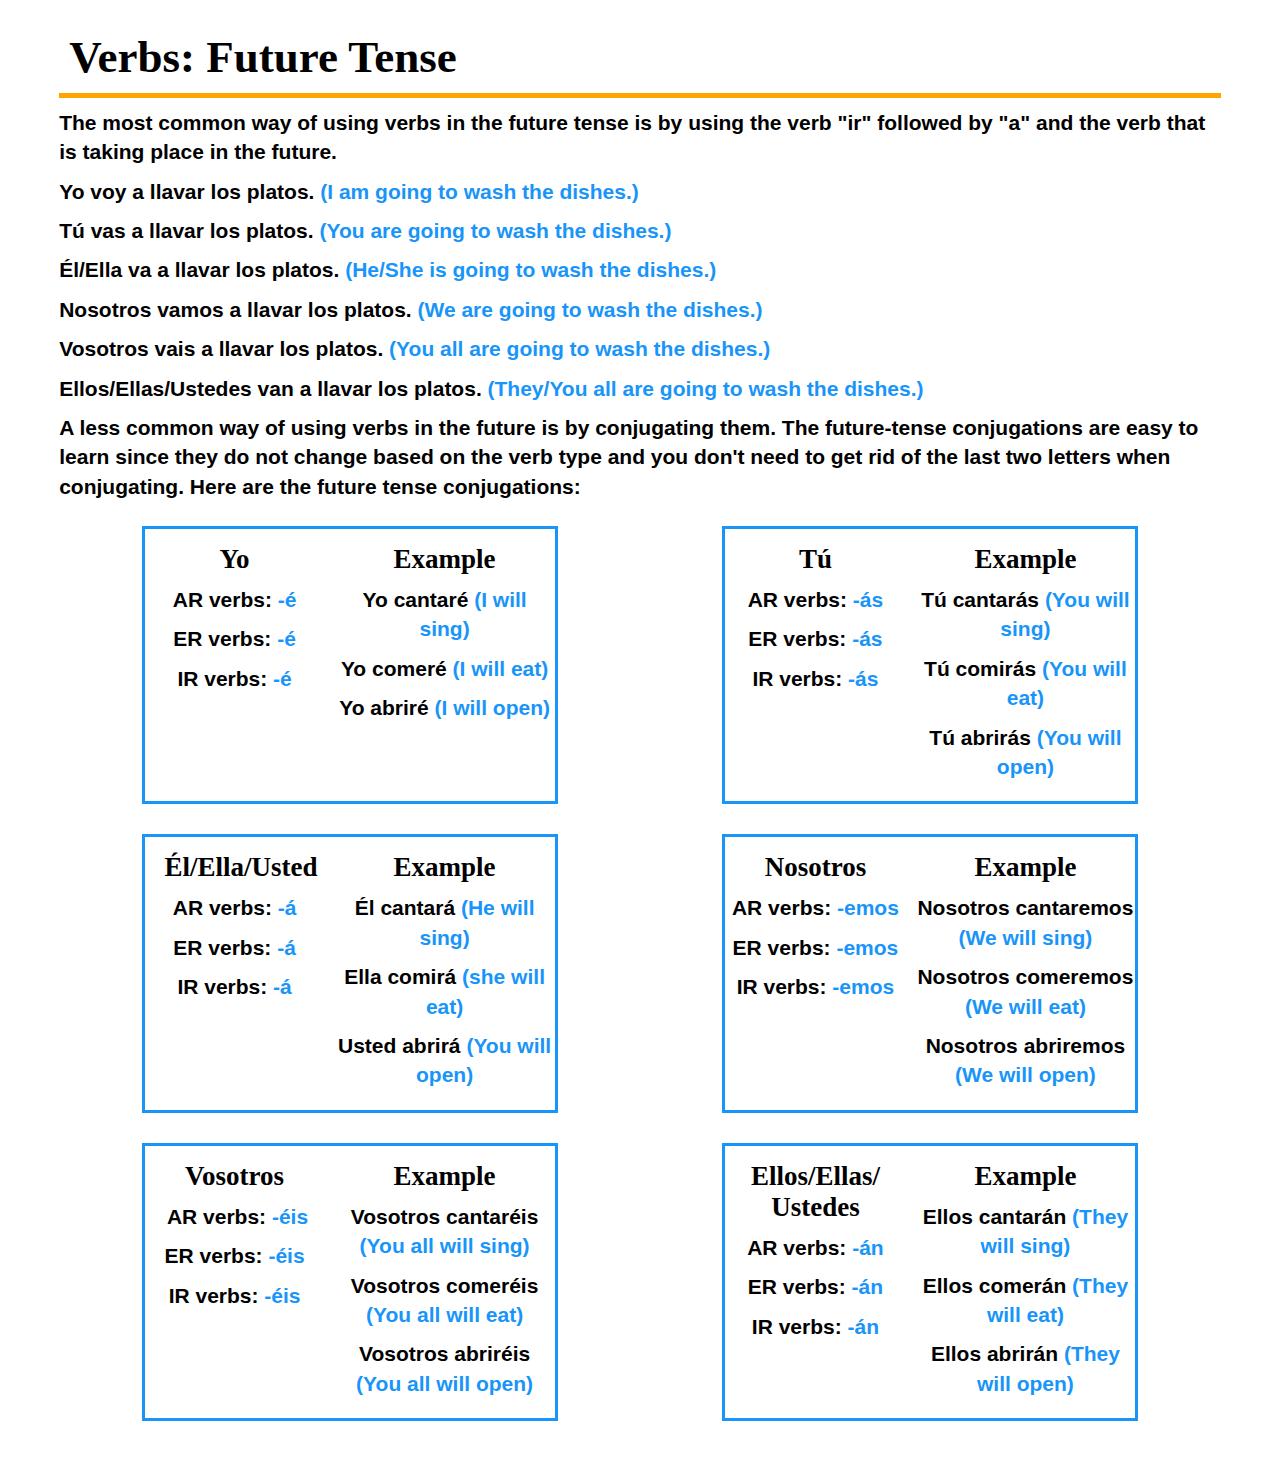
<file: verbs(futureTense).html>
<!DOCTYPE html>

<meta name="viewport" content="width=device-width, initial-scale=1">

<html lang="en">

<head>
    <title>Bro Code</title>
    <link rel="stylesheet" href="lessons.css">
<body>

  <h1>Verbs: Future Tense</h1>
    <hr>
    <h3>The most common way of using verbs in the future tense is by using the verb "ir" followed by "a" and the verb that is taking place in the future.</h3>
    <h3>Yo voy a llavar los platos. <span class = "english">(I am going to wash the dishes.)</span></h3>
    <h3>Tú vas a llavar los platos. <span class = "english">(You are going to wash the dishes.)</span></h3>
    <h3>Él/Ella va a llavar los platos. <span class = "english">(He/She is going to wash the dishes.)</span></h3>
    <h3>Nosotros vamos a llavar los platos. <span class = "english">(We are going to wash the dishes.)</span></h3>
    <h3>Vosotros vais a llavar los platos. <span class = "english">(You all are going to wash the dishes.)</span></h3>
    <h3>Ellos/Ellas/Ustedes van a llavar los platos. <span class = "english">(They/You all are going to wash the dishes.)</span></h3>
    <h3>A less common way of using verbs in the future is by conjugating them. The future-tense conjugations are easy to learn since they do not change based on the verb type and you don't need to get rid of the last two letters when conjugating. Here are the future tense conjugations:</h3>

  <div class = "bigVerbContainer">
  <div class="verbAndExampleContainer">
    <div class="verbAndExampleSub"><h5 class="s">Yo</h5><h3>AR verbs: <span class="english">-é</span></h3><h3>ER verbs: <span class="english">-é</span></h3><h3>IR verbs: <span class="english">-é</span></h3></div>
    <div class="verbAndExampleSub examples"><h5>Example</h5><h3>Yo cantaré <span class="english">(I will sing)</span></h3><h3>Yo comeré <span class="english">(I will eat)</span></h3><h3>Yo abriré <span class="english">(I will open)</span></h3></div>
  </div>

  <div class="verbAndExampleContainer">
    <div class="verbAndExampleSub"><h5>Tú</h5><h3>AR verbs: <span class="english">-ás</span></h3><h3>ER verbs: <span class="english">-ás</span></h3><h3>IR verbs: <span class="english">-ás</span></h3></div>
    <div class="verbAndExampleSub examples"><h5>Example</h5><h3>Tú cantarás <span class="english">(You will sing)</span></h3><h3>Tú comirás <span class="english">(You will eat)</span></h3><h3>Tú abrirás <span class="english">(You will open)</span></h3></div>
  </div>

  <div class="verbAndExampleContainer">
    <div class="verbAndExampleSub"><h5>Él/Ella/Usted</h5><h3>AR verbs: <span class="english">-á</span></h3><h3>ER verbs: <span class="english">-á</span></h3><h3>IR verbs: <span class="english">-á</span></h3></div>
    <div class="verbAndExampleSub examples"><h5>Example</h5><h3>Él cantará <span class="english">(He will sing)</span></h3><h3>Ella comirá <span class="english">(she will eat)</span></h3><h3>Usted abrirá <span class="english">(You will open)</span></h3></div>
  </div>

  <div class="verbAndExampleContainer">
    <div class="verbAndExampleSub"><h5>Nosotros</h5><h3>AR verbs: <span class="english">-emos</span></h3><h3>ER verbs: <span class="english">-emos</span></h3><h3>IR verbs: <span class="english">-emos</span></h3></div>
    <div class="verbAndExampleSub examples"><h5>Example</h5><h3>Nosotros cantaremos <span class="english">(We will sing)</span></h3><h3>Nosotros comeremos <span class="english">(We will eat)</span></h3><h3>Nosotros abriremos <span class="english">(We will open)</span></h3></div>
  </div>

  <div class="verbAndExampleContainer">
    <div class="verbAndExampleSub"><h5>Vosotros</h5><h3>&nbsp;AR verbs: <span class="english">-éis</span></h3><h3>ER verbs: <span class="english">-éis</span></h3><h3>IR verbs: <span class="english">-éis</span></h3></div>
    <div class="verbAndExampleSub examples"><h5>Example</h5><h3>Vosotros cantaréis <span class="english"><br>(You all will sing)</span></h3><h3>Vosotros comeréis <span class="english"><br>(You all will eat)</span></h3><h3>Vosotros abriréis <span class="english"><br>(You all will open)</span></h3></div>
  </div>

  <div class="verbAndExampleContainer">
    <div class="verbAndExampleSub"><h5>Ellos/Ellas/<br>Ustedes</h5><h3>AR verbs: <span class="english">-án</span></h3><h3>ER verbs: <span class="english">-án</span></h3><h3>IR verbs: <span class="english">-án</span></h3></div>
    <div class="verbAndExampleSub examples"><h5>Example</h5><h3>Ellos cantarán <span class="english">(They will sing)</span></h3><h3>Ellos comerán <span class="english">(They will eat)</span></h3><h3>Ellos abrirán <span class="english">(They will open)</span></h3></div>
  </div>
  </div>

</body>
</html>
</file>
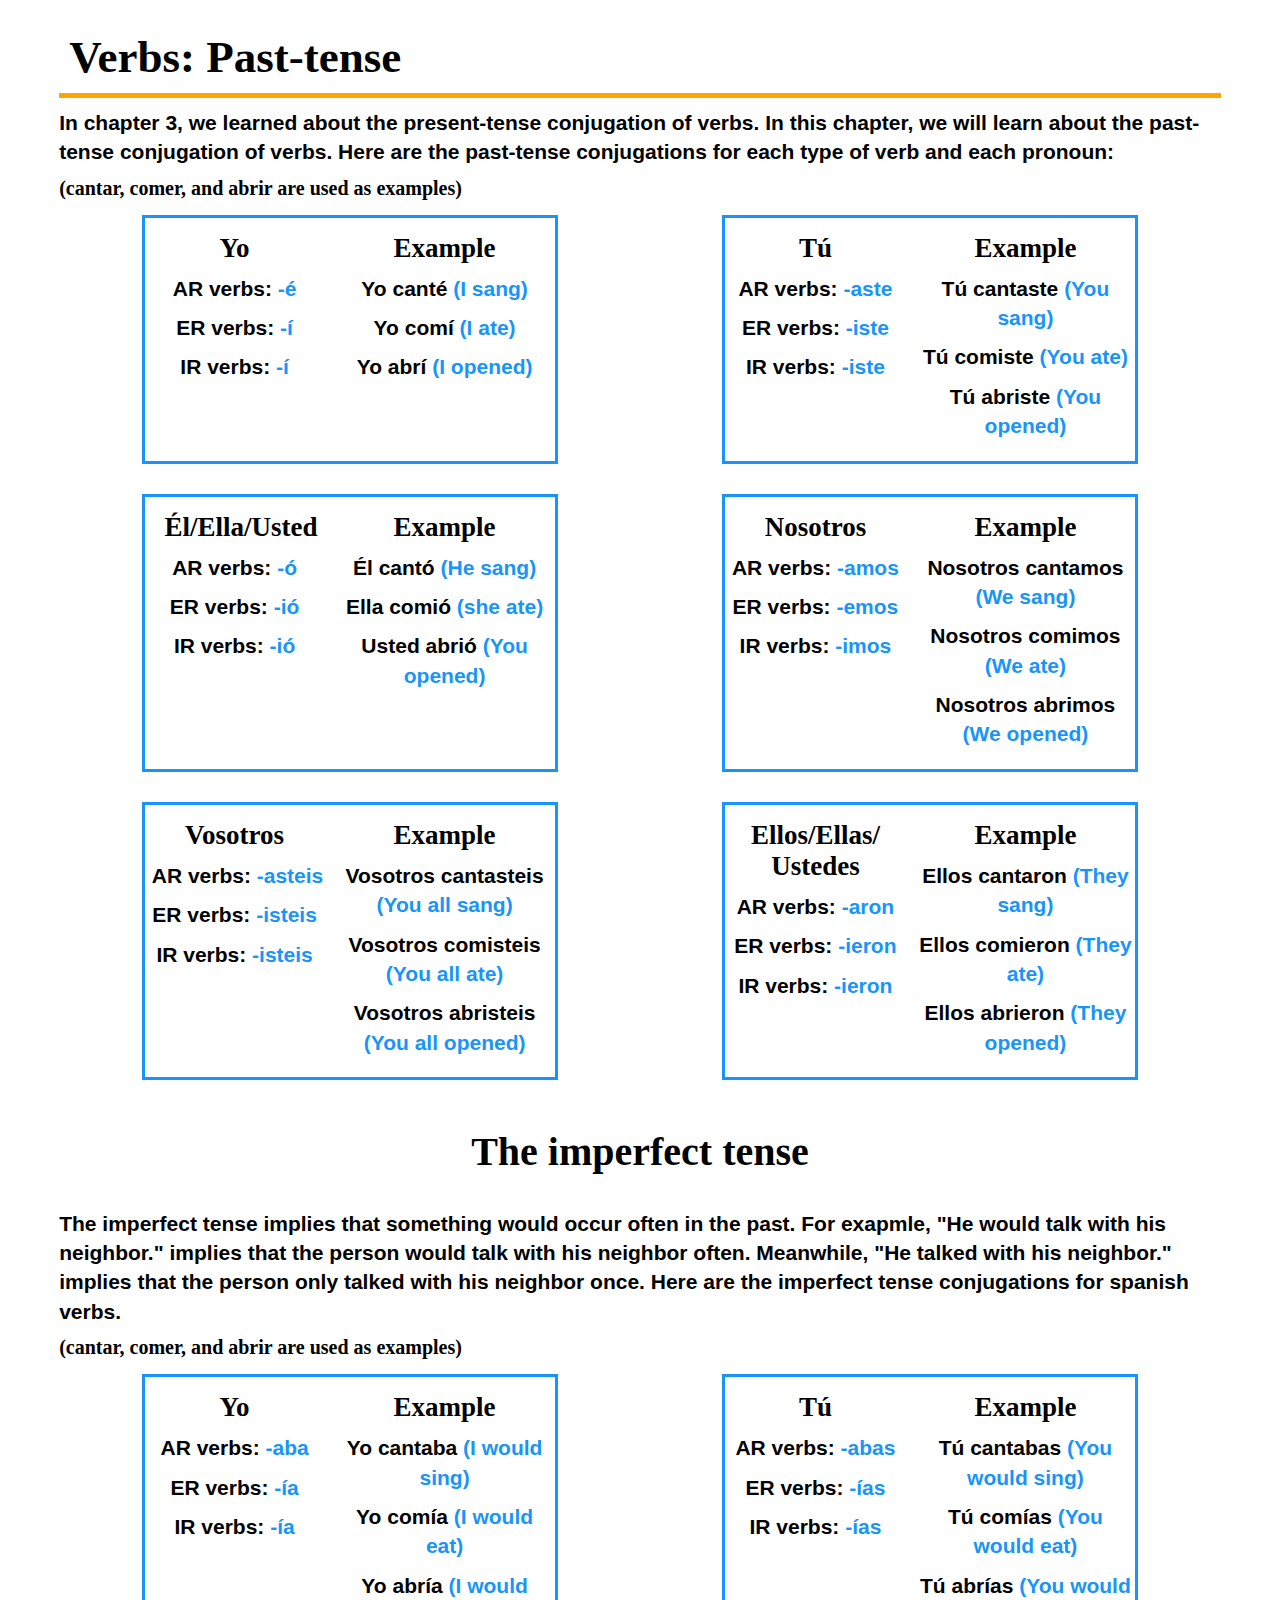
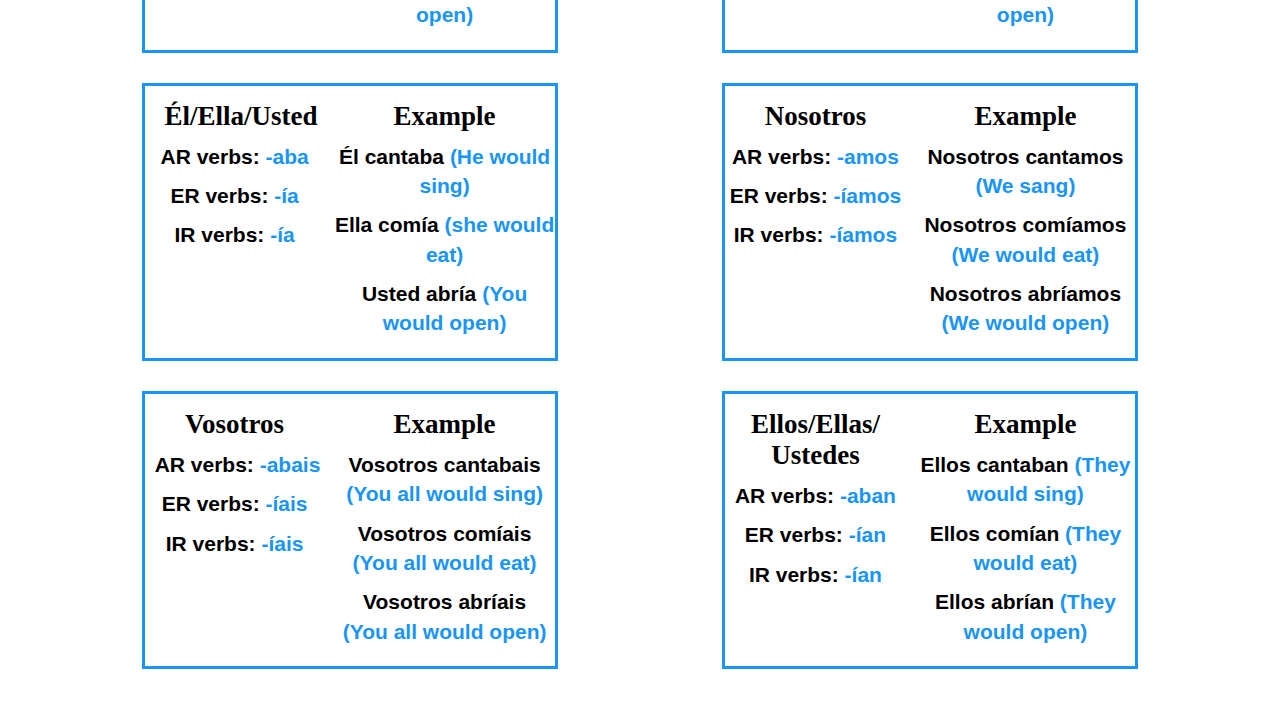
<file: verbs(pastTense).html>
<!DOCTYPE html>

<meta name="viewport" content="width=device-width, initial-scale=1">

<html lang="en">

<head>
    <title>Bro Code</title>
    <link rel="stylesheet" href="lessons.css">
<body>

<h1>Verbs: Past-tense</h1>
<hr>
<h3>In chapter 3, we learned about the present-tense conjugation of verbs. In this chapter, we will learn about the past-tense conjugation of verbs. Here are the past-tense conjugations for each type of verb and each pronoun:</h3>
<h6>(cantar, comer, and abrir are used as examples)</h6>
<div class = "bigVerbContainer">
  <div class="verbAndExampleContainer">
    <div class="verbAndExampleSub"><h5 class="s">Yo</h5><h3>AR verbs: <span class="english">-é</span></h3><h3>ER verbs: <span class="english">-í</span></h3><h3>IR verbs: <span class="english">-í</span></h3></div>
    <div class="verbAndExampleSub examples"><h5>Example</h5><h3>Yo canté <span class="english">(I sang)</span></h3><h3>Yo comí <span class="english">(I ate)</span></h3><h3>Yo abrí <span class="english">(I opened)</span></h3></div>
  </div>

  <div class="verbAndExampleContainer">
    <div class="verbAndExampleSub"><h5>Tú</h5><h3>AR verbs: <span class="english">-aste</span></h3><h3>ER verbs: <span class="english">-iste</span></h3><h3>IR verbs: <span class="english">-iste</span></h3></div>
    <div class="verbAndExampleSub examples"><h5>Example</h5><h3>Tú cantaste <span class="english">(You sang)</span></h3><h3>Tú comiste <span class="english">(You ate)</span></h3><h3>Tú abriste <span class="english">(You opened)</span></h3></div>
  </div>

  <div class="verbAndExampleContainer">
    <div class="verbAndExampleSub"><h5>Él/Ella/Usted</h5><h3>AR verbs: <span class="english">-ó</span></h3><h3>ER verbs: <span class="english">-ió</span></h3><h3>IR verbs: <span class="english">-ió</span></h3></div>
    <div class="verbAndExampleSub examples"><h5>Example</h5><h3>Él cantó <span class="english">(He sang)</span></h3><h3>Ella comió <span class="english">(she ate)</span></h3><h3>Usted abrió <span class="english">(You opened)</span></h3></div>
  </div>

  <div class="verbAndExampleContainer">
    <div class="verbAndExampleSub"><h5>Nosotros</h5><h3>AR verbs: <span class="english">-amos</span></h3><h3>ER verbs: <span class="english">-emos</span></h3><h3>IR verbs: <span class="english">-imos</span></h3></div>
    <div class="verbAndExampleSub examples"><h5>Example</h5><h3>Nosotros cantamos <span class="english">(We sang)</span></h3><h3>Nosotros comimos <span class="english">(We ate)</span></h3><h3>Nosotros abrimos <span class="english">(We opened)</span></h3></div>
  </div>

  <div class="verbAndExampleContainer">
    <div class="verbAndExampleSub"><h5>Vosotros</h5><h3>&nbsp;AR verbs: <span class="english">-asteis</span></h3><h3>ER verbs: <span class="english">-isteis</span></h3><h3>IR verbs: <span class="english">-isteis</span></h3></div>
    <div class="verbAndExampleSub examples"><h5>Example</h5><h3>Vosotros cantasteis <span class="english"><br>(You all sang)</span></h3><h3>Vosotros comisteis <span class="english"><br>(You all ate)</span></h3><h3>Vosotros abristeis <span class="english"><br>(You all opened)</span></h3></div>
  </div>

  <div class="verbAndExampleContainer">
    <div class="verbAndExampleSub"><h5>Ellos/Ellas/<br>Ustedes</h5><h3>AR verbs: <span class="english">-aron</span></h3><h3>ER verbs: <span class="english">-ieron</span></h3><h3>IR verbs: <span class="english">-ieron</span></h3></div>
    <div class="verbAndExampleSub examples"><h5>Example</h5><h3>Ellos cantaron <span class="english">(They sang)</span></h3><h3>Ellos comieron <span class="english">(They ate)</span></h3><h3>Ellos abrieron <span class="english">(They opened)</span></h3></div>
  </div>
  </div>

  <h2>The imperfect tense</h2>

  <h3>The imperfect tense implies that something would occur often in the past. For exapmle, "He would talk with his neighbor." implies that the person would talk with his neighbor often. Meanwhile, "He talked with his neighbor." implies that the person only talked with his neighbor once. Here are the imperfect tense conjugations for spanish verbs.</h3>

<h6>(cantar, comer, and abrir are used as examples)</h6>
<div class = "bigVerbContainer">
  <div class="verbAndExampleContainer">
    <div class="verbAndExampleSub"><h5 class="s">Yo</h5><h3>AR verbs: <span class="english">-aba</span></h3><h3>ER verbs: <span class="english">-ía</span></h3><h3>IR verbs: <span class="english">-ía</span></h3></div>
    <div class="verbAndExampleSub examples"><h5>Example</h5><h3>Yo cantaba <span class="english">(I would sing)</span></h3><h3>Yo comía <span class="english">(I would eat)</span></h3><h3>Yo abría <span class="english">(I would open)</span></h3></div>
  </div>

  <div class="verbAndExampleContainer">
    <div class="verbAndExampleSub"><h5>Tú</h5><h3>AR verbs: <span class="english">-abas</span></h3><h3>ER verbs: <span class="english">-ías</span></h3><h3>IR verbs: <span class="english">-ías</span></h3></div>
    <div class="verbAndExampleSub examples"><h5>Example</h5><h3>Tú cantabas <span class="english">(You would sing)</span></h3><h3>Tú comías <span class="english">(You would eat)</span></h3><h3>Tú abrías <span class="english">(You would open)</span></h3></div>
  </div>

  <div class="verbAndExampleContainer">
    <div class="verbAndExampleSub"><h5>Él/Ella/Usted</h5><h3>AR verbs: <span class="english">-aba</span></h3><h3>ER verbs: <span class="english">-ía</span></h3><h3>IR verbs: <span class="english">-ía</span></h3></div>
    <div class="verbAndExampleSub examples"><h5>Example</h5><h3>Él cantaba <span class="english">(He would sing)</span></h3><h3>Ella comía <span class="english">(she would eat)</span></h3><h3>Usted abría <span class="english">(You would open)</span></h3></div>
  </div>

  <div class="verbAndExampleContainer">
    <div class="verbAndExampleSub"><h5>Nosotros</h5><h3>AR verbs: <span class="english">-amos</span></h3><h3>ER verbs: <span class="english">-íamos</span></h3><h3>IR verbs: <span class="english">-íamos</span></h3></div>
    <div class="verbAndExampleSub examples"><h5>Example</h5><h3>Nosotros cantamos <span class="english">(We sang)</span></h3><h3>Nosotros comíamos <span class="english">(We would eat)</span></h3><h3>Nosotros abríamos <span class="english">(We would open)</span></h3></div>
  </div>

  <div class="verbAndExampleContainer">
    <div class="verbAndExampleSub"><h5>Vosotros</h5><h3>&nbsp;AR verbs: <span class="english">-abais</span></h3><h3>ER verbs: <span class="english">-íais</span></h3><h3>IR verbs: <span class="english">-íais</span></h3></div>
    <div class="verbAndExampleSub examples"><h5>Example</h5><h3>Vosotros cantabais <span class="english"><br>(You all would sing)</span></h3><h3>Vosotros comíais <span class="english"><br>(You all would eat)</span></h3><h3>Vosotros abríais <span class="english"><br>(You all would open)</span></h3></div>
  </div>

  <div class="verbAndExampleContainer">
    <div class="verbAndExampleSub"><h5>Ellos/Ellas/<br>Ustedes</h5><h3>AR verbs: <span class="english">-aban</span></h3><h3>ER verbs: <span class="english">-ían</span></h3><h3>IR verbs: <span class="english">-ían</span></h3></div>
    <div class="verbAndExampleSub examples"><h5>Example</h5><h3>Ellos cantaban <span class="english">(They would sing)</span></h3><h3>Ellos comían <span class="english">(They would eat)</span></h3><h3>Ellos abrían <span class="english">(They would open)</span></h3></div>
  </div>
  </div>

  <script type="text/javascript" src="spanishForAnyone.js"></script>
</body>
</html>
</file>
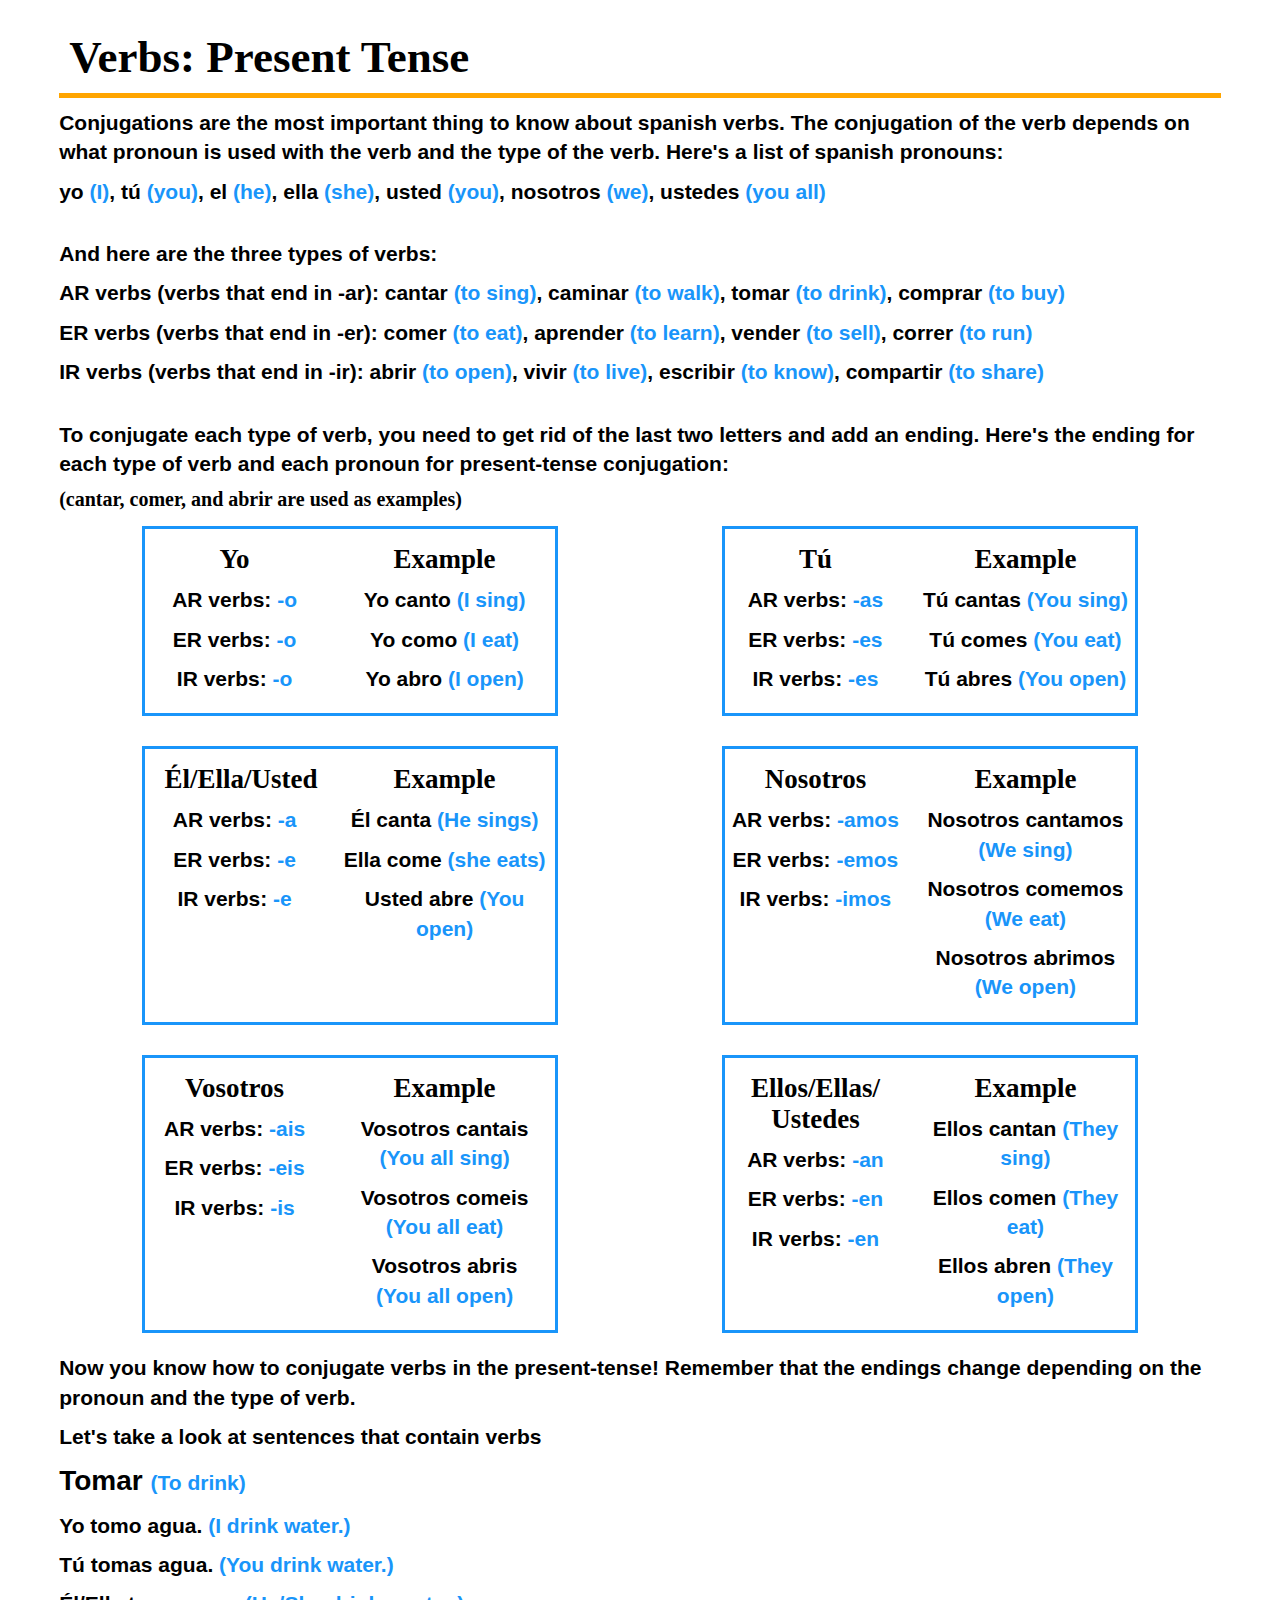
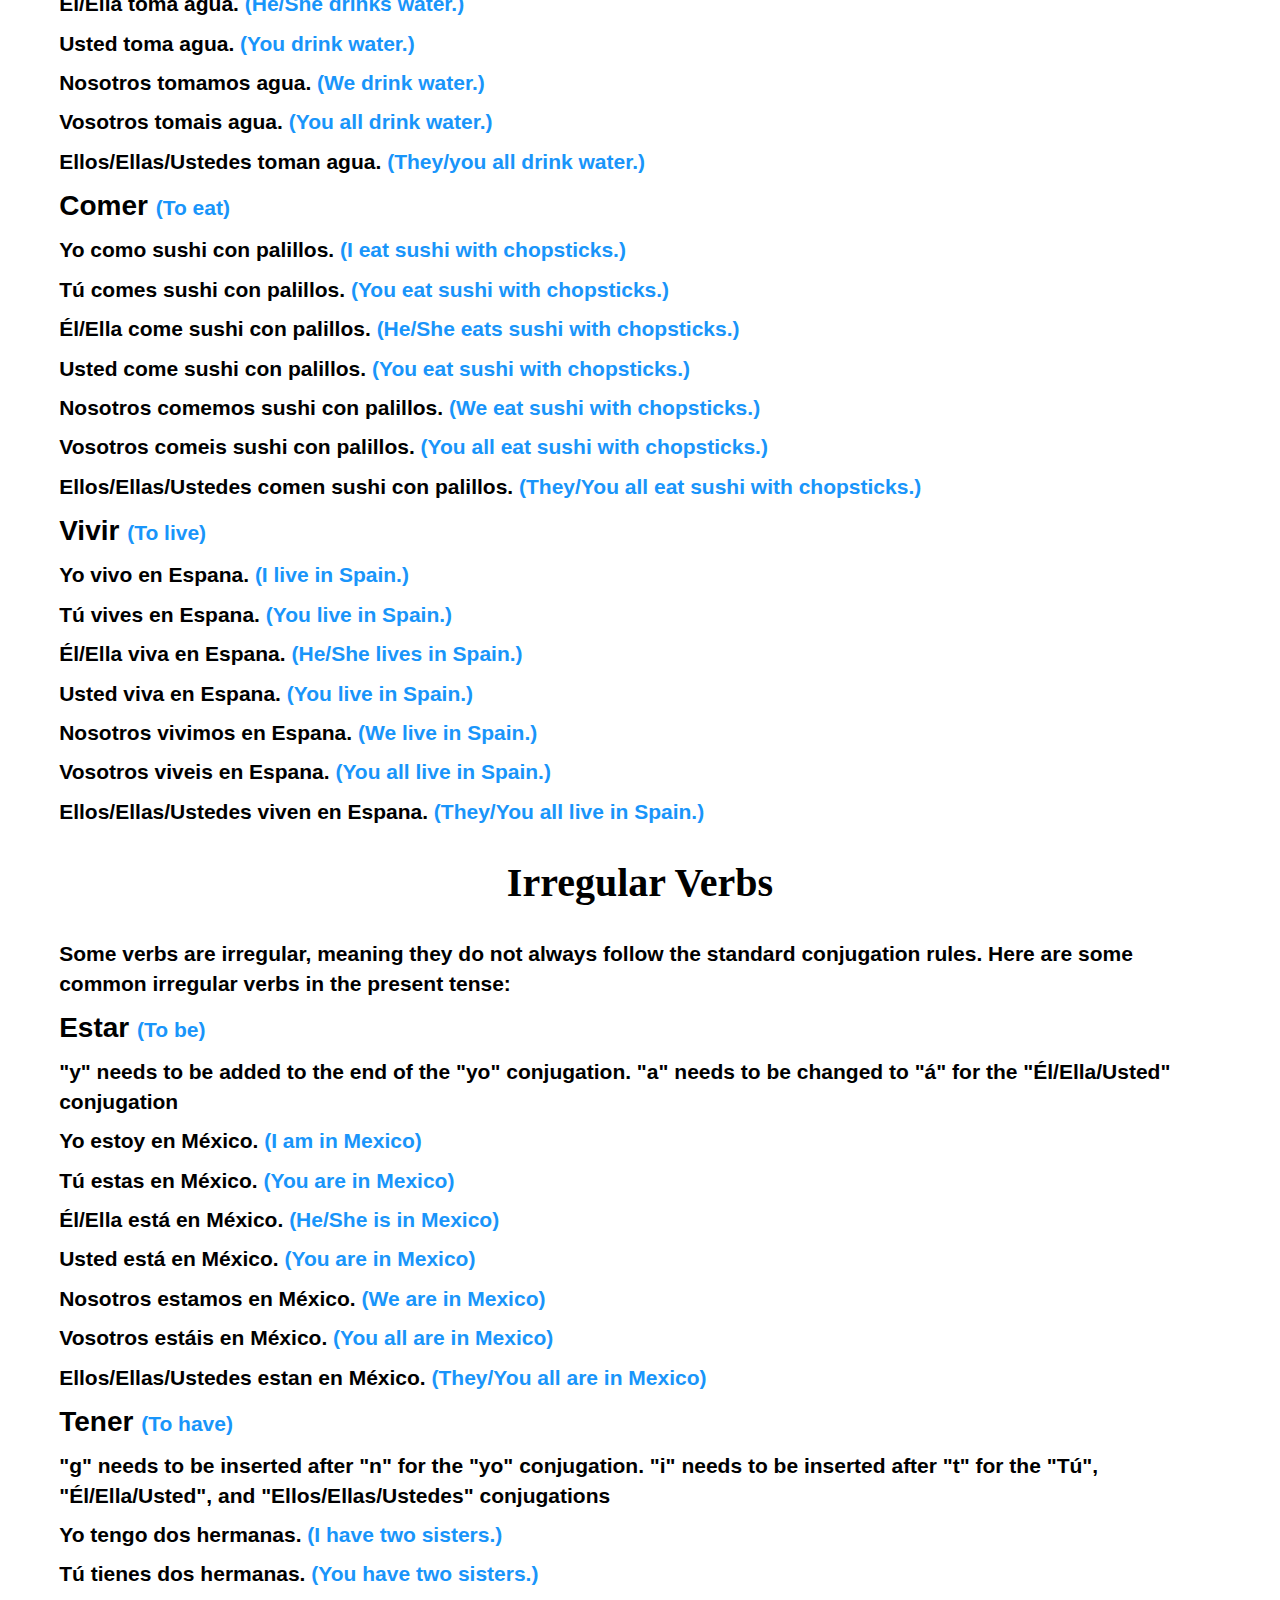
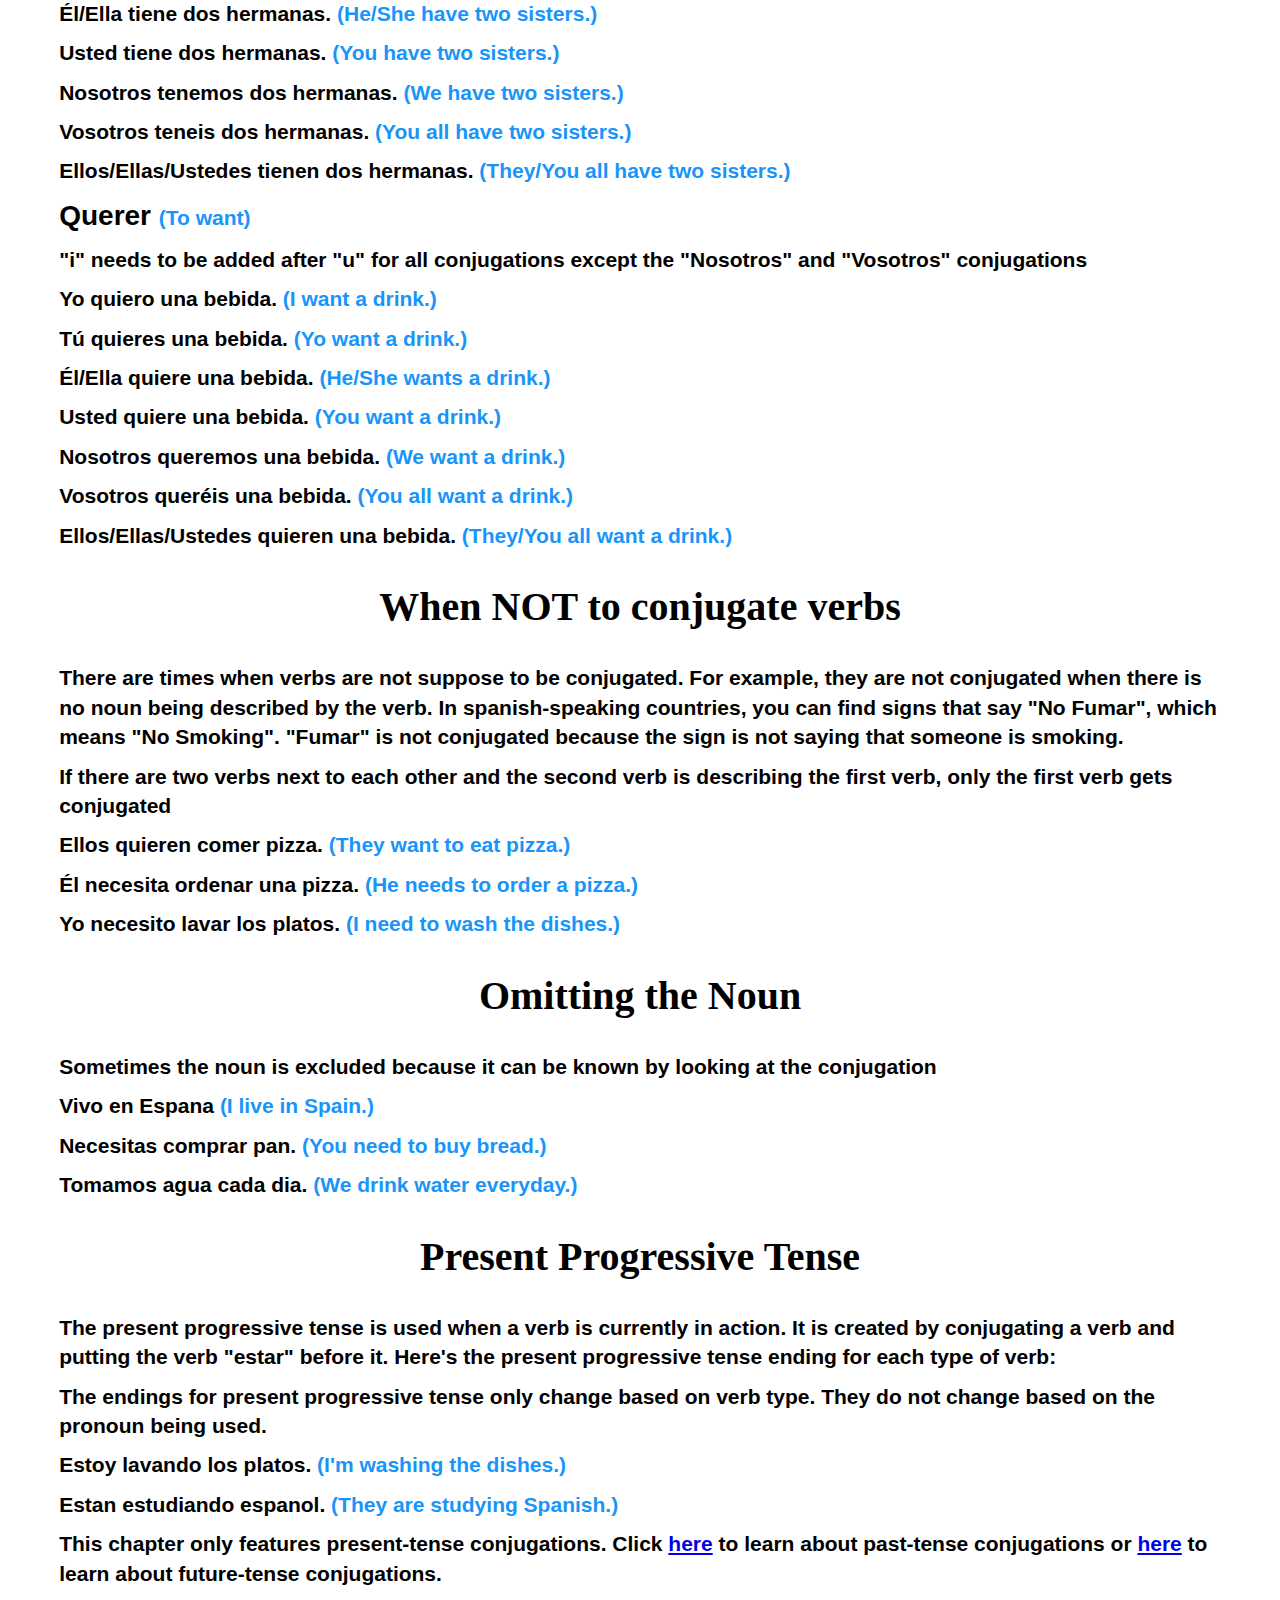
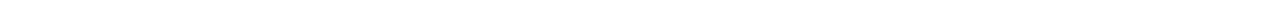
<file: verbs(presentTense).html>
<!DOCTYPE html>

<meta name="viewport" content="width=device-width, initial-scale=1">

<html lang="en">

<head>
    <title>Bro Code</title>
    <link rel="stylesheet" href="lessons.css">
<body>

  <h1 id="if"></h1>
  <h1 id="demo">Verbs: Present Tense</h1>
    <hr>
    <h3>Conjugations are the most important thing to know about spanish verbs. The conjugation of the verb depends on what pronoun is used with the verb and the type of the verb. Here's a list of spanish pronouns:</h3>
    <h3>yo <span class="english">(I)</span>, tú <span class="english">(you)</span>, el <span class="english">(he)</span>, ella <span class="english">(she)</span>, usted <span class="english">(you)</span>, nosotros <span class="english">(we)</span>, ustedes <span class="english">(you all)</span></h3>
    <br>
    <h3>And here are the three types of verbs:</h3>
    <h3>AR verbs (verbs that end in -ar): cantar <span class="english">(to sing)</span>, caminar <span class="english">(to walk)</span>, tomar <span class="english">(to drink)</span>, comprar <span class="english">(to buy)</span></h3>
    <h3>ER verbs (verbs that end in -er): comer <span class="english">(to eat)</span>, aprender <span class="english">(to learn)</span>, vender <span class="english">(to sell)</span>, correr <span class="english">(to run)</span></h3>
    <h3>IR verbs (verbs that end in -ir): abrir <span class="english">(to open)</span>, vivir <span class="english">(to live)</span>, escribir <span class="english">(to know)</span>, compartir <span class="english">(to share)</span></h3>
    <br>
    <h3>To conjugate each type of verb, you need to get rid of the last two letters and add an ending. Here's the ending for each type of verb and each pronoun for present-tense conjugation:</h3>
    <h6>(cantar, comer, and abrir are used as examples)</h6>
    <div class = "bigVerbContainer">
  <div class="verbAndExampleContainer">
    <div class="verbAndExampleSub"><h5>Yo</h5><h3>AR verbs: <span class="english">-o</span></h3><h3>ER verbs: <span class="english">-o</span></h3><h3>IR verbs: <span class="english">-o</span></h3></div>
    <div class="verbAndExampleSub examples"><h5>Example</h5><h3>Yo canto <span class="english">(I sing)</span></h3><h3>Yo como <span class="english">(I eat)</span></h3><h3>Yo abro <span class="english">(I open)</span></h3></div>
  </div>

  <div class="verbAndExampleContainer">
    <div class="verbAndExampleSub"><h5>Tú</h5><h3>AR verbs: <span class="english">-as</span></h3><h3>ER verbs: <span class="english">-es</span></h3><h3>IR verbs: <span class="english">-es</span></h3></div>
    <div class="verbAndExampleSub examples"><h5>Example</h5><h3>Tú cantas <span class="english">(You sing)</span></h3><h3>Tú comes <span class="english">(You eat)</span></h3><h3>Tú abres <span class="english">(You open)</span></h3></div>
  </div>

  <div class="verbAndExampleContainer">
    <div class="verbAndExampleSub"><h5>Él/Ella/Usted</h5><h3>AR verbs: <span class="english">-a</span></h3><h3>ER verbs: <span class="english">-e</span></h3><h3>IR verbs: <span class="english">-e</span></h3></div>
    <div class="verbAndExampleSub examples"><h5>Example</h5><h3>Él canta <span class="english">(He sings)</span></h3><h3>Ella come <span class="english">(she eats)</span></h3><h3>Usted abre <span class="english">(You open)</span></h3></div>
  </div>

  <div class="verbAndExampleContainer">
    <div class="verbAndExampleSub"><h5>Nosotros</h5><h3>AR verbs: <span class="english">-amos</span></h3><h3>ER verbs: <span class="english">-emos</span></h3><h3>IR verbs: <span class="english">-imos</span></h3></div>
    <div class="verbAndExampleSub examples"><h5>Example</h5><h3>Nosotros cantamos <span class="english">(We sing)</span></h3><h3>Nosotros comemos <span class="english">(We eat)</span></h3><h3>Nosotros abrimos <span class="english">(We open)</span></h3></div>
  </div>

  <div class="verbAndExampleContainer">
    <div class="verbAndExampleSub"><h5>Vosotros</h5><h3>AR verbs: <span class="english">-ais</span></h3><h3>ER verbs: <span class="english">-eis</span></h3><h3>IR verbs: <span class="english">-is</span></h3></div>
    <div class="verbAndExampleSub examples"><h5>Example</h5><h3>Vosotros cantais <span class="english"><br>(You all sing)</span></h3><h3>Vosotros comeis <span class="english"><br>(You all eat)</span></h3><h3>Vosotros abris <span class="english"><br>(You all open)</span></h3></div>
  </div>

  <div class="verbAndExampleContainer">
    <div class="verbAndExampleSub"><h5>Ellos/Ellas/<br>Ustedes</h5><h3>AR verbs: <span class="english">-an</span></h3><h3>ER verbs: <span class="english">-en</span></h3><h3>IR verbs: <span class="english">-en</span></h3></div>
    <div class="verbAndExampleSub examples"><h5>Example</h5><h3>Ellos cantan <span class="english">(They sing)</span></h3><h3>Ellos comen <span class="english">(They eat)</span></h3><h3>Ellos abren <span class="english">(They open)</span></h3></div>
  </div>
  </div>

  <h3>Now you know how to conjugate verbs in the present-tense! Remember that the endings change depending on the pronoun and the type of verb.</h3>

  <h3>Let's take a look at sentences that contain verbs</h3>

  <h3 class="listHeader">Tomar <span class="english">(To drink)</span></h3>
  <h3>Yo tomo agua. <span class="english">(I drink water.)</span></h3>
  <h3>Tú tomas agua. <span class="english">(You drink water.)</span></h3>
  <h3>Él/Ella toma agua. <span class="english">(He/She drinks water.)</span></h3>
  <h3>Usted toma agua. <span class="english">(You drink water.)</span></h3>
  <h3>Nosotros tomamos agua. <span class="english">(We drink water.)</span></h3>
  <h3>Vosotros tomais agua. <span class="english">(You all drink water.)</span></h3>
  <h3>Ellos/Ellas/Ustedes toman agua. <span class="english">(They/you all drink water.)</span></h3>

  <h3 class="listHeader">Comer <span class="english">(To eat)</span></h3>
  <h3>Yo como sushi con palillos. <span class="english">(I eat sushi with chopsticks.)</span></h3>
  <h3>Tú comes sushi con palillos. <span class="english">(You eat sushi with chopsticks.)</span></h3>
  <h3>Él/Ella come sushi con palillos. <span class="english">(He/She eats sushi with chopsticks.)</span></h3>
  <h3>Usted come sushi con palillos. <span class="english">(You eat sushi with chopsticks.)</span></h3>
  <h3>Nosotros comemos sushi con palillos. <span class="english">(We eat sushi with chopsticks.)</span></h3>
  <h3>Vosotros comeis sushi con palillos. <span class="english">(You all eat sushi with chopsticks.)</span></h3>
  <h3>Ellos/Ellas/Ustedes comen sushi con palillos. <span class="english">(They/You all eat sushi with chopsticks.)</span></h3>

  <h3 class="listHeader">Vivir <span class="english">(To live)</span></h3>
  <h3>Yo vivo en Espana. <span class="english">(I live in Spain.)</span></h3>
  <h3>Tú vives en Espana. <span class="english">(You live in Spain.)</span></h3>
  <h3>Él/Ella viva en Espana. <span class="english">(He/She lives in Spain.)</span></h3>
  <h3>Usted viva en Espana. <span class="english">(You live in Spain.)</span></h3>
  <h3>Nosotros vivimos en Espana. <span class="english">(We live in Spain.)</span></h3>
  <h3>Vosotros viveis en Espana. <span class="english">(You all live in Spain.)</span></h3>
  <h3>Ellos/Ellas/Ustedes viven en Espana. <span class="english">(They/You all live in Spain.)</span></h3>

  <h2>Irregular Verbs</h2>

  <h3>Some verbs are irregular, meaning they do not always follow the standard conjugation rules. Here are some common irregular verbs in the present tense:</h3>

  <h3 class="listHeader">Estar <span class="english">(To be)</span></h3>
  <h3>"y" needs to be added to the end of the "yo" conjugation. "a" needs to be changed to "á" for the "Él/Ella/Usted" conjugation</h3>
  <h3>Yo estoy en México. <span class="english">(I am in Mexico)</span></h3>
  <h3>Tú estas en México. <span class="english">(You are in Mexico)</span></h3>
  <h3>Él/Ella está en México. <span class="english">(He/She is in Mexico)</span></h3>
  <h3>Usted está en México. <span class="english">(You are in Mexico)</span></h3>
  <h3>Nosotros estamos en México. <span class="english">(We are in Mexico)</span></h3>
  <h3>Vosotros estáis en México. <span class="english">(You all are in Mexico)</span></h3>
  <h3>Ellos/Ellas/Ustedes estan en México. <span class="english">(They/You all are in Mexico)</span></h3>

  <h3 class="listHeader">Tener <span class="english">(To have)</span></h3>
  <h3>"g" needs to be inserted after "n" for the "yo" conjugation. "i" needs to be inserted after "t" for the "Tú", "Él/Ella/Usted", and "Ellos/Ellas/Ustedes" conjugations</h3>
  <h3>Yo tengo dos hermanas. <span class="english">(I have two sisters.)</span></h3>
  <h3>Tú tienes dos hermanas. <span class="english">(You have two sisters.)</span></h3>
  <h3>Él/Ella tiene dos hermanas. <span class="english">(He/She have two sisters.)</span></h3>
  <h3>Usted tiene dos hermanas. <span class="english">(You have two sisters.)</span></h3>
  <h3>Nosotros tenemos dos hermanas. <span class="english">(We have two sisters.)</span></h3>
  <h3>Vosotros teneis dos hermanas. <span class="english">(You all have two sisters.)</span></h3>
  <h3>Ellos/Ellas/Ustedes tienen dos hermanas. <span class="english">(They/You all have two sisters.)</span></h3>

  <h3 class="listHeader">Querer <span class="english">(To want)</span></h3>
  <h3>"i" needs to be added after "u" for all conjugations except the "Nosotros" and "Vosotros" conjugations</h3>
  <h3>Yo quiero una bebida. <span class="english">(I want a drink.)</span></h3>
  <h3>Tú quieres una bebida. <span class="english">(Yo want a drink.)</span></h3>
  <h3>Él/Ella quiere una bebida. <span class="english">(He/She wants a drink.)</span></h3>
  <h3>Usted quiere una bebida. <span class="english">(You want a drink.)</span></h3>
  <h3>Nosotros queremos una bebida. <span class="english">(We want a drink.)</span></h3>
  <h3>Vosotros queréis una bebida. <span class="english">(You all want a drink.)</span></h3>
  <h3>Ellos/Ellas/Ustedes quieren una bebida. <span class="english">(They/You all want a drink.)</span></h3>

  <h2>When NOT to conjugate verbs</h2>

  <h3>There are times when verbs are not suppose to be conjugated. For example, they are not conjugated when there is no noun being described by the verb. In spanish-speaking countries, you can find signs that say "No Fumar", which means "No Smoking". "Fumar" is not conjugated because the sign is not saying that someone is smoking.</h3>

  <h3>If there are two verbs next to each other and the second verb is describing the first verb, only the first verb gets conjugated</h3>

  <h3>Ellos quieren comer pizza. <span class="english">(They want to eat pizza.)</span></h3>
  <h3>Él necesita ordenar una pizza. <span class="english">(He needs to order a pizza.)</span></h3>
  <h3>Yo necesito lavar los platos. <span class="english">(I need to wash the dishes.)</span></h3>


  <h2>Omitting the Noun</h2>

  <h3>Sometimes the noun is excluded because it can be known by looking at the conjugation</h3>

  <h3>Vivo en Espana <span class="english">(I live in Spain.)</span></h3>
  <h3>Necesitas comprar pan. <span class="english">(You need to buy bread.)</span></h3>
  <h3>Tomamos agua cada dia. <span class="english">(We drink water everyday.)</span></h3>

  <h2>Present Progressive Tense</h2>

  <h3>The present progressive tense is used when a verb is currently in action. It is created by conjugating a verb and putting the verb "estar" before it. Here's the present progressive tense ending for each type of verb:</h3>

  <h3>The endings for present progressive tense only change based on verb type. They do not change based on the pronoun being used.</h3>
  <h3>Estoy lavando los platos. <span class="english">(I'm washing the dishes.)</span></h3>
  <h3>Estan estudiando espanol. <span class="english">(They are studying Spanish.)</span></h3>

  <h3>This chapter only features present-tense conjugations. Click <a href="verbs(pastTense).html">here</a> to learn about past-tense conjugations or <a href="verbs(futureTense).html">here</a> to learn about future-tense conjugations.</h3>
  <!-- <script type="text/javascript" src="spanishForAnyone.js"></script> -->
</body>
</html>
</file>
<file: Flexbox.css>
/* style.css */

body {
  margin: 0;
  background-color: #ffe49c;
}
h1 {
  text-align: center;
  font-size: 60px;
  margin: 0;
  padding: 5px 0 0 0;
  font-style: italic;
  font-family: serif;
}

h3 {
  font-size: 45px;
  padding: 0;
  margin: 0;
  font-family: sans-serif;
}

p {
  font-size: 20px;
  margin: 3px 0 5px 0;
  text-align: center;
}

.header {
  color: black;
}

h2 {
  font-size: 25px;
  padding: 0;
  margin: 0 0 10px 0;
  font-family: sans-serif;
}

h4 {
  text-align: center;
  font-size: 23px;
  margin: 0;
}

img {
  border-radius: 15px;
  margin: 0;
  width:320px; /*we now know width of img*/
  position:absolute;
  bottom: 15px;
  left: 20px;
}

.container{
    display: flex;
    justify-content: space-around;
    flex-wrap: wrap;
    padding: 10px 20px 0 20px;
    background-color: orange;
}

.box{
    width: 340px;
    height: 340px;
    font-size: 8em;
    text-align: center;
    border-radius: 15px;
    padding: 10px;
    margin: 6px 2px 15px 2px;
    background-color: white;
    position: relative;
}

a:link {
  color: black;
  background-color: transparent;
  text-decoration: none;
}

h5 {
  font-size: 35px;
  padding: 0;
  margin: 0;
  font-family: sans-serif;
}
</file>
<file: lessons.css>
body {
  padding: 1% 4%;
}

h1 {
  margin: 10px;
  font-size: 45px;
}

hr {
    width: 100%;
    height: 5px;
    background-color: orange;
    border: 0 none;
    margin-bottom: 10px;
    margin-top: 10px;
}

h2 {
  text-align: center;
  font-size: 40px;
}

h3 {
  margin: 5px 0px 10px 0;
  font-size: 21px;
  font-family: sans-serif;
  line-height: 1.4;
}

.english {
  margin: 20px 0 10px 0;
  font-size: 21px;
  font-family: sans-serif;
  line-height: 1.4;
  color: #1995fa;
}

h4 {
  margin: 20px 10px 10px 0;
  font-size: 21px;
  font-family: sans-serif;
  line-height: 1.4;
}

.examples {
  margin: 0 20px 10px 0;
}

audio {
  margin: 0 0 30px 15px;
  padding: 0;
}

.sameContainer{
    display: flex;
    justify-content: space-between;
    flex-wrap: wrap;
    padding: 0 10px;
    width: 340px;
}

.sameContainer audio {
  margin-right: 0;
  margin-bottom: 40px;
  width: 210px;
}

.sameContainer h3 {
  padding-top: 5px;
  width: 90px;
  font-size: 1.6em;
}

.pContainer {
  margin: 5px auto;
  display: flex;
  justify-content: space-between;
  flex-wrap: wrap;
  padding: 20px 0 0 0;
  max-width: 950px;
}

.highlighted {
  background-color: orange;
}

.three {
  height: 280px;
}

.two {
  height: 200px;
}

.threePlusTitle {
  height: 400px;
  border-color: aquamarine;
}

p{
  width: 800px;
  font-size: 30px;
  text-align: center;
  background-color: aqua;
  margin: 0 auto;
}

.twoContainer {
  margin: 0px auto;
  display: flex;
  justify-content: space-around;
  flex-wrap: wrap;
  max-width: 790px;
}

.twoContainer h5 { 
  text-align: center;
  max-width: 225px;
  margin: 0 auto;
  padding: 15px;
}

.twoSub {
  width: 230px;
  text-align: center;
  margin-top: 10px;
  padding-left: 5px;
}

.twoContainerSmall {
  margin: 0px auto;
  display: flex;
  justify-content: center;
  max-width: 1200px;
  min-width: 250px;
}

.twoContainerSmall h5 { 
  text-align: center;
  padding: 0px;
}

.twoContainerSmall h3 { 
  padding: 0px;
  font-size: 26px;
}

.twoSubSmall {
  margin-top: 10px;
  padding-left: 5px;
}

.left {
  max-width: 150px;
  text-align: right;
}

.right {
  max-width: 190px;
  text-align: left;
}

.nleft {
  max-width: 150px;
  text-align: right;
}

.nright {
  max-width: 530px;
  text-align: left;
}

h5 {
  font-size: 27px;
  padding: 5px 20px;
  margin: 0;
}

.table {
  padding-left: 0px;
}

.verbAndExampleContainer {
  margin: 15px auto;
  display: flex;
  justify-content: space-around;
  flex-wrap: wrap;
  max-width: 550px;
  border-width: 3px;
  border-style: solid;
  border-color: #1995fa;
}

.verbAndExampleContainer h5 { 
  text-align: center;
}

.verbAndExampleSub {
  width: 180px;
  text-align: center;
  margin-top: 10px;
  padding: 0px;
}

.examples {
  width: 220px;
  padding: 0px;
  margin-right: 0px;
  margin-left: 10px;
}

.bigVerbContainer {
  margin: 0px auto;
  display: flex;
  justify-content: space-between;
  flex-wrap: wrap;
}

.center {
  text-align: center;
}

.listHeader {
  font-size: 28px;
  font-style: bold;
}

h6 {
  font-size: 20px;
  margin: 0px;
}

.extraSpace {
  margin-bottom: 23px;
}
</file>
